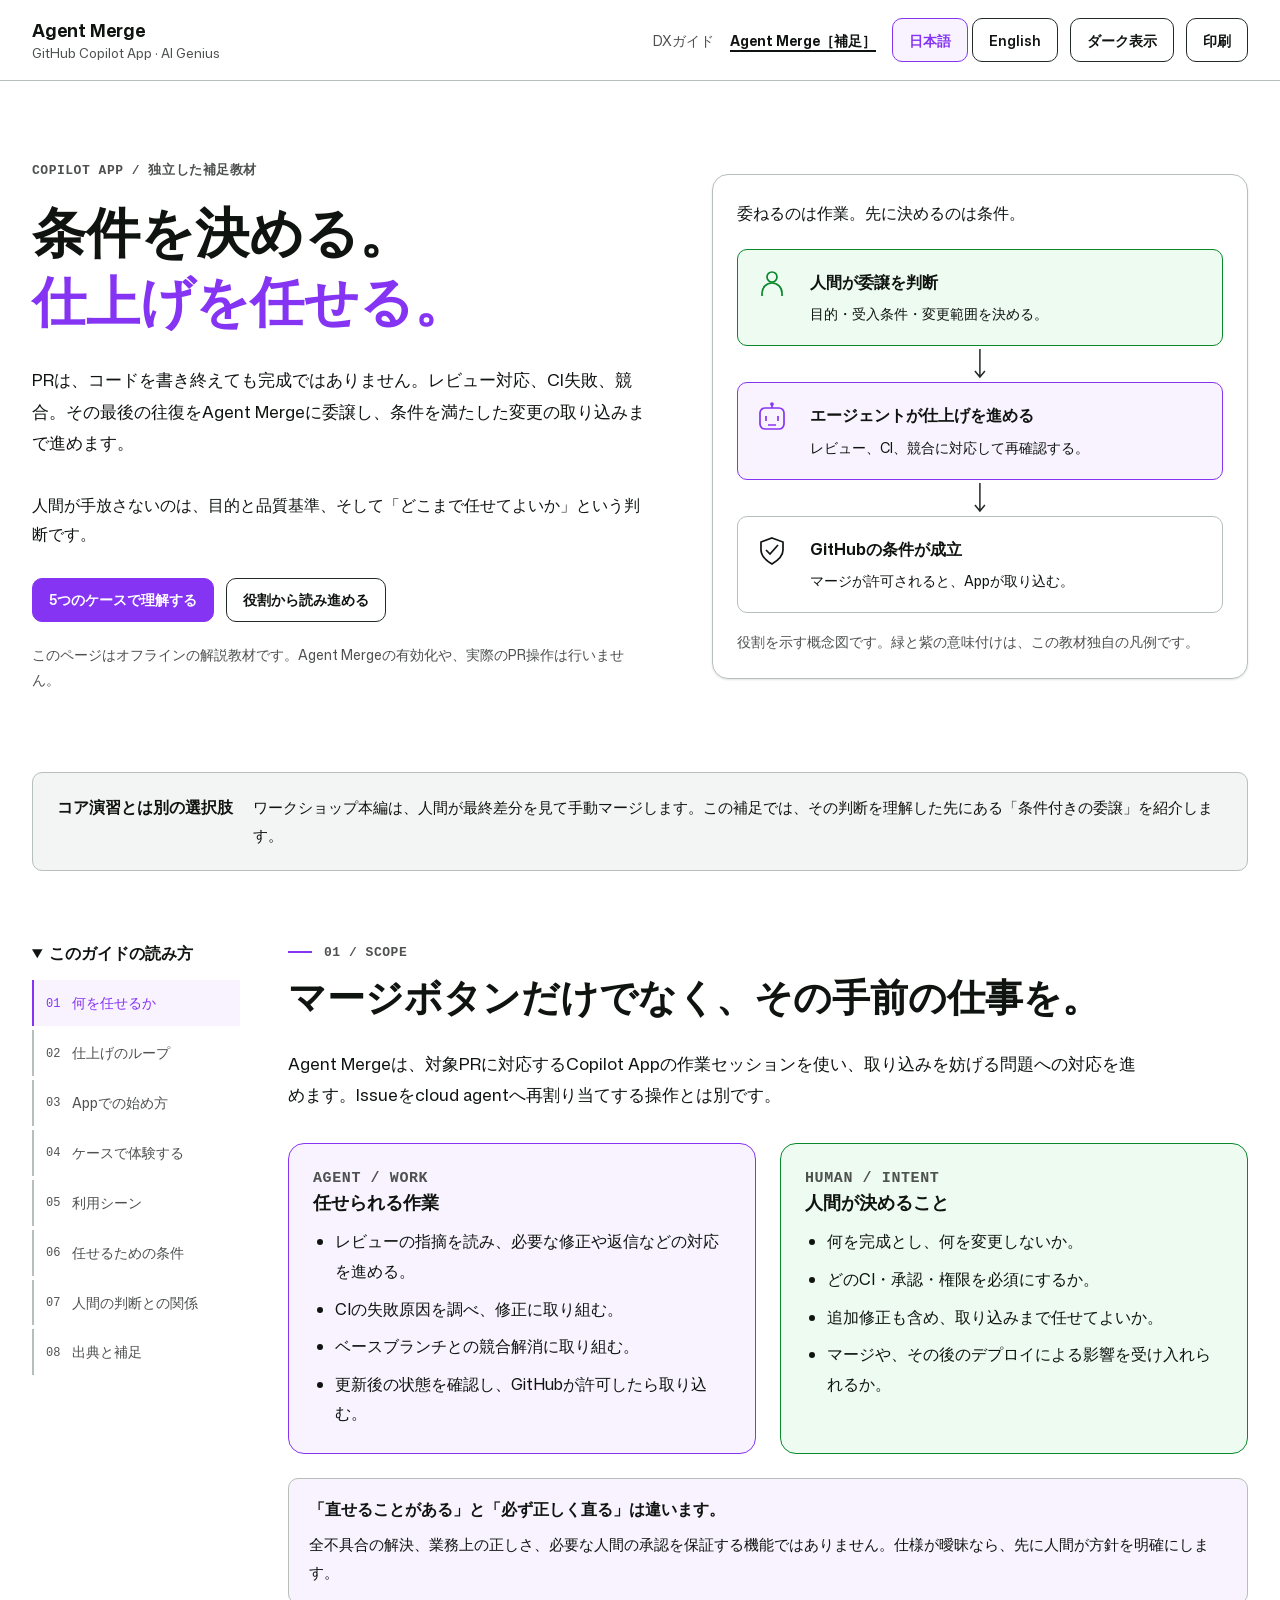
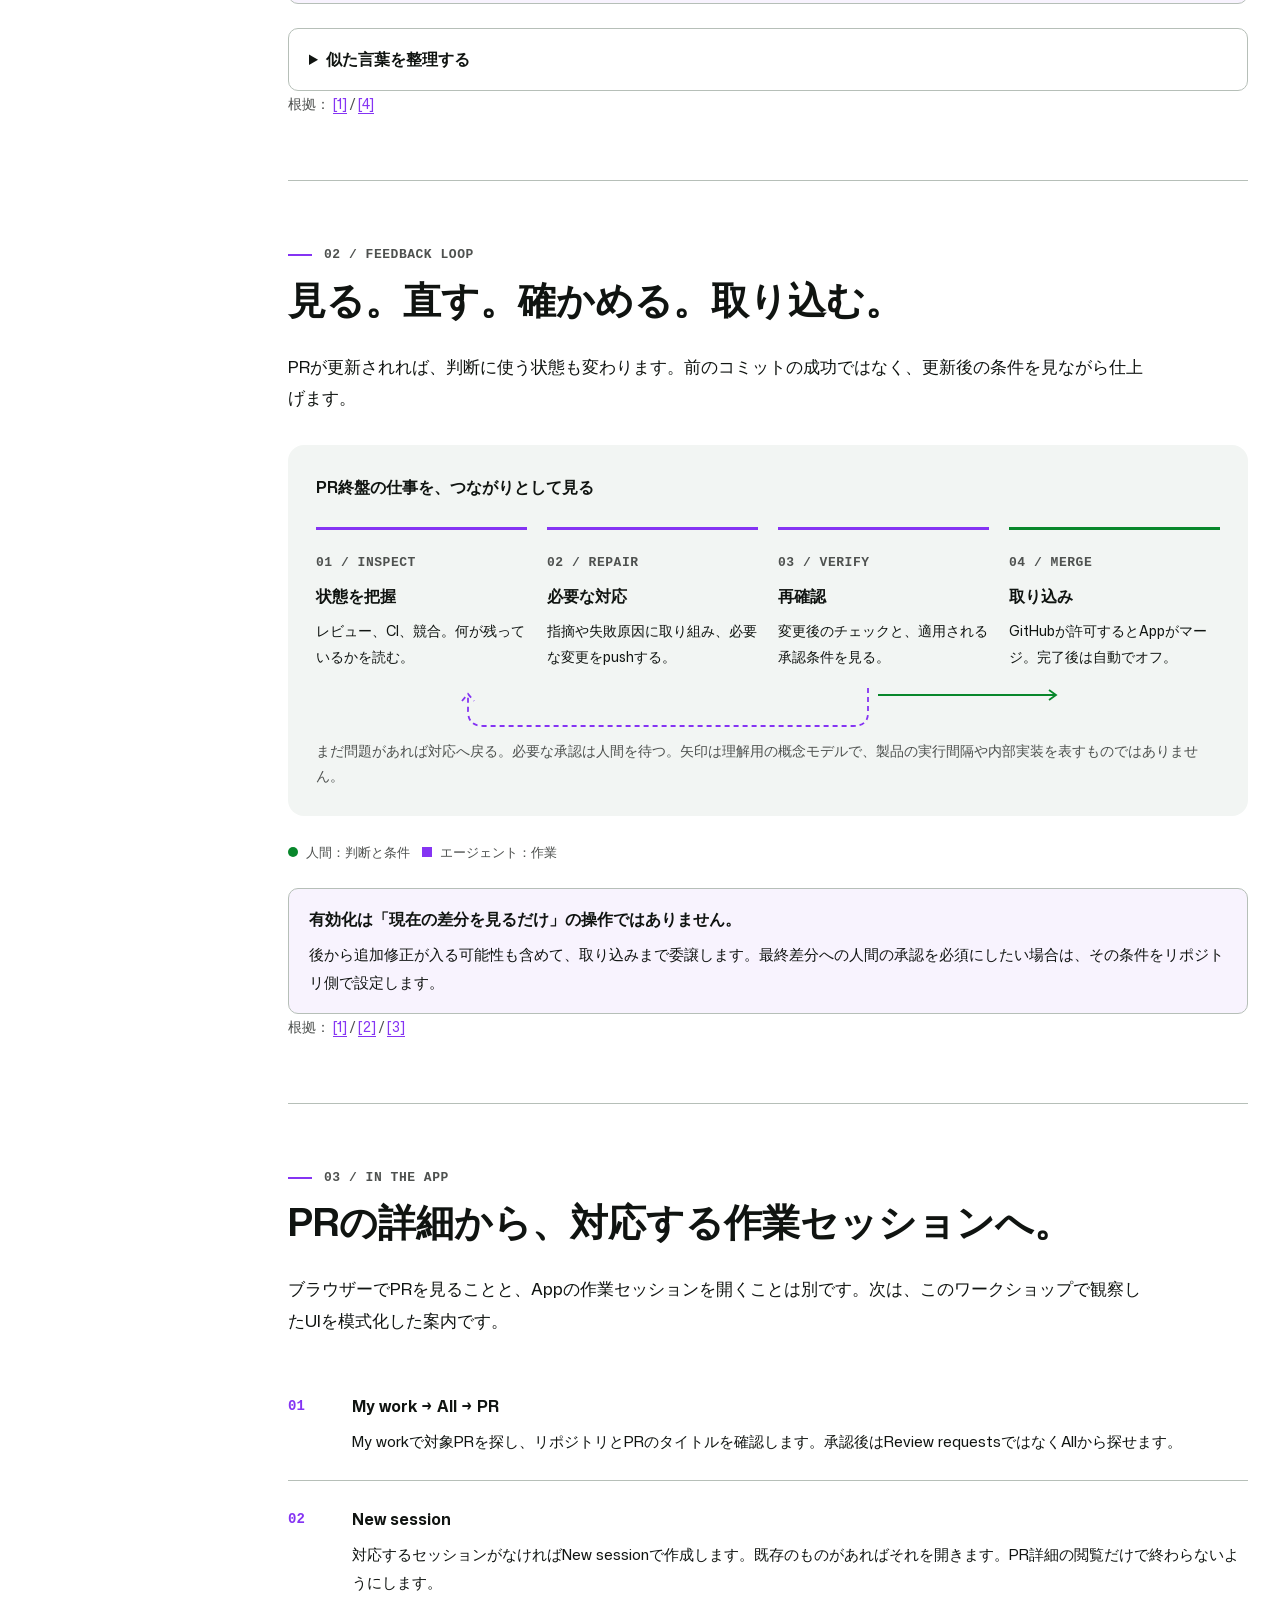
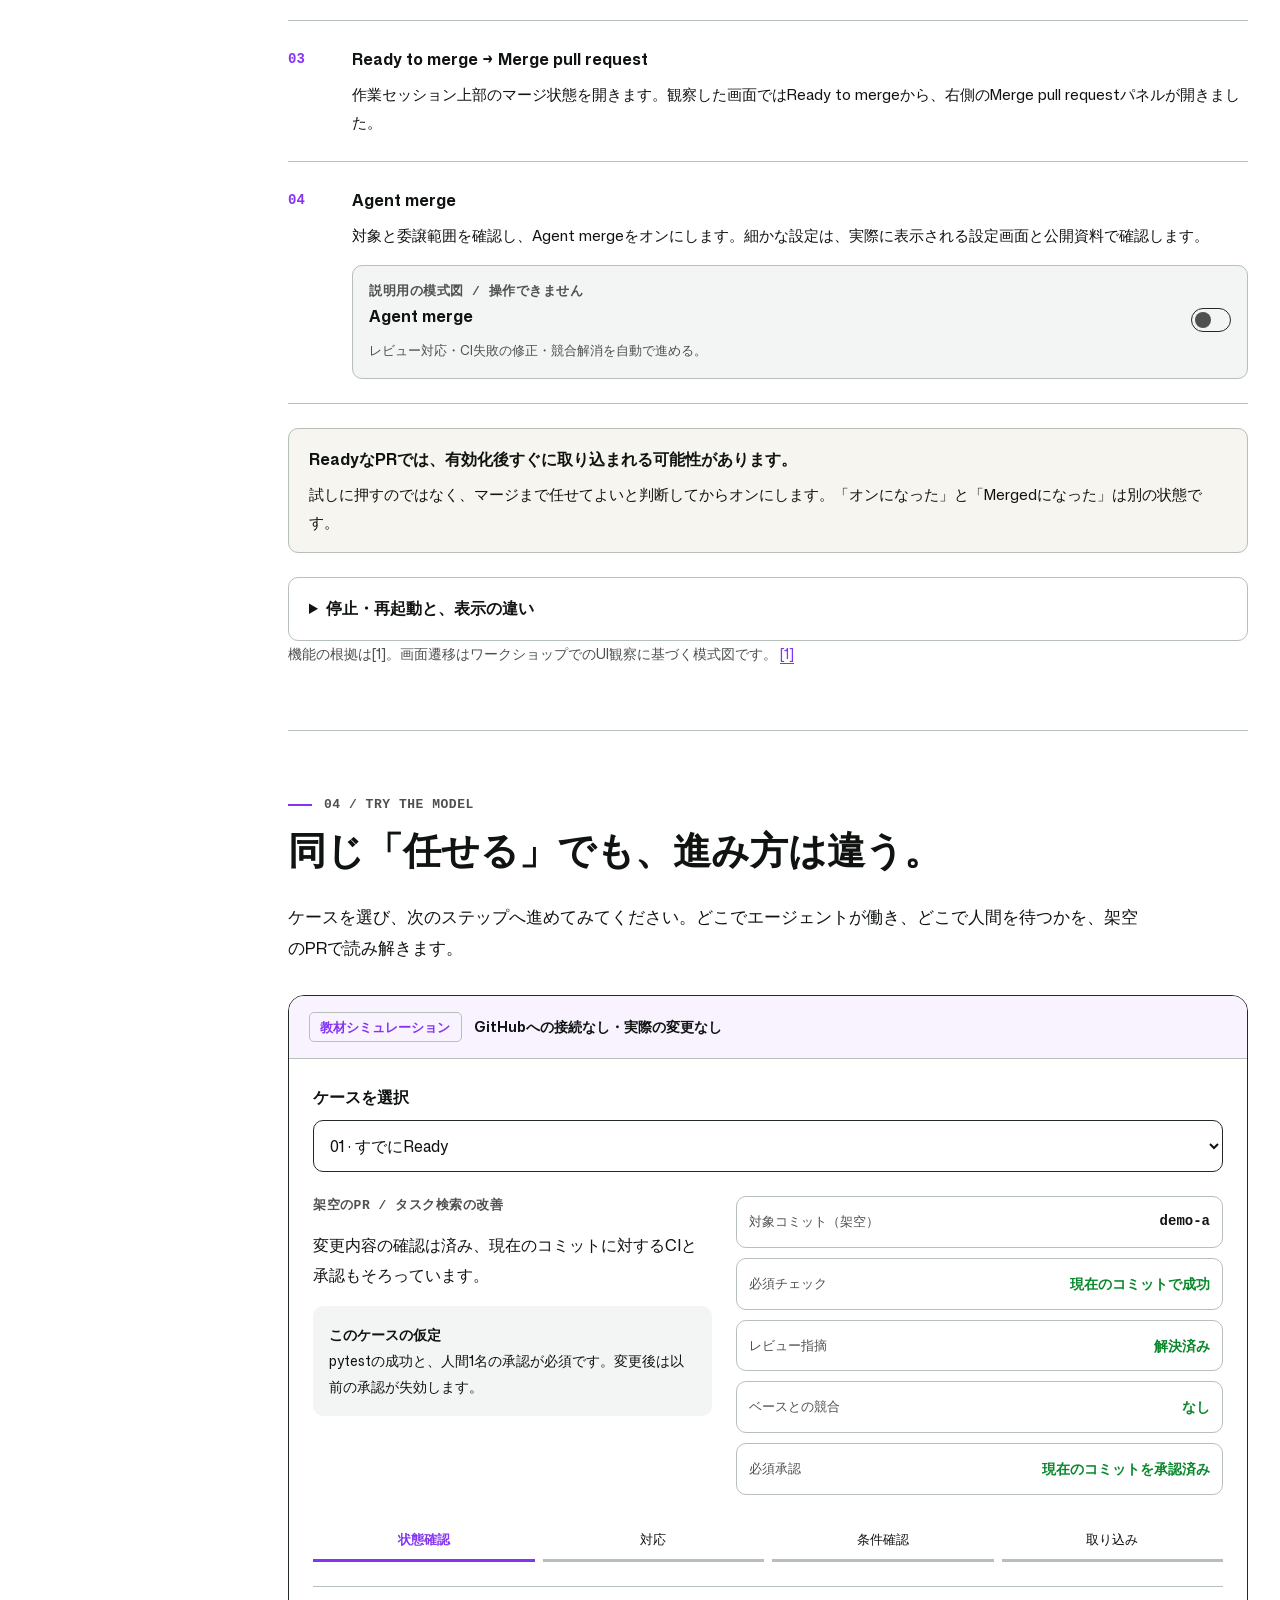
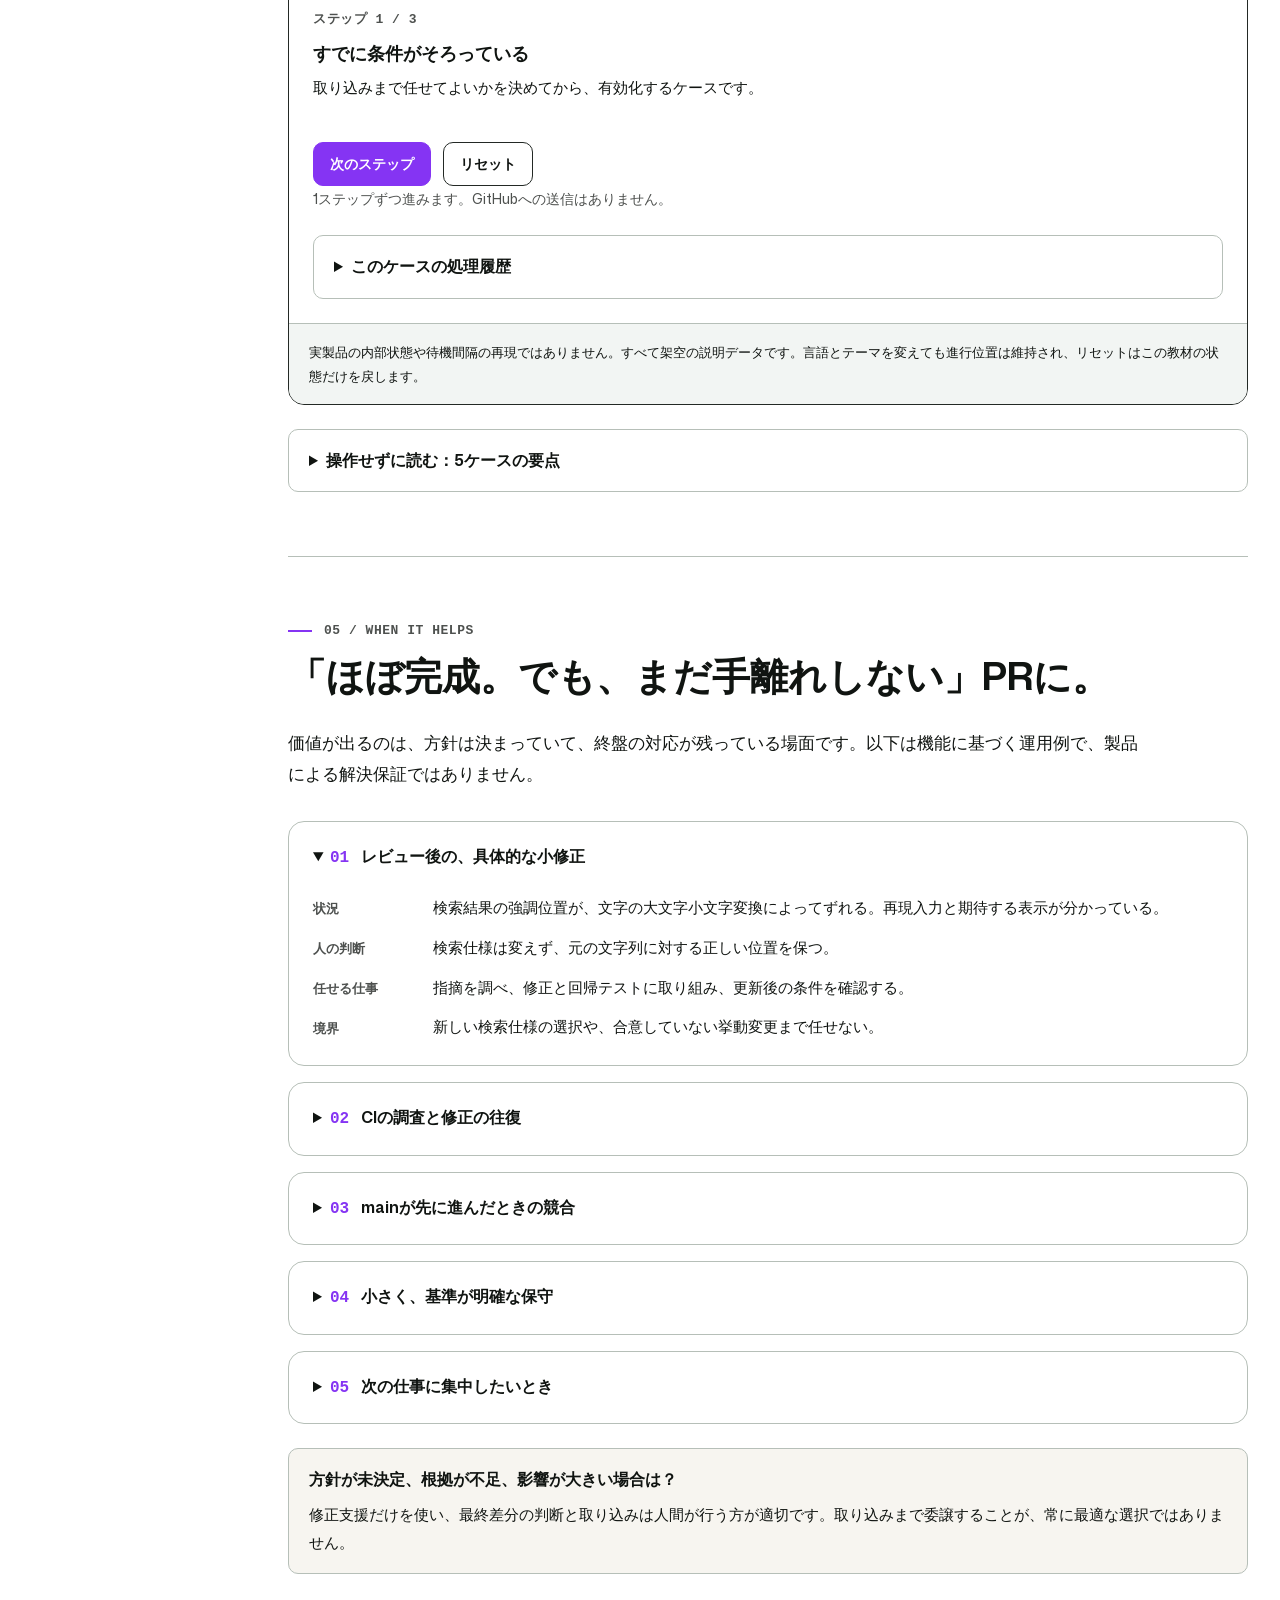
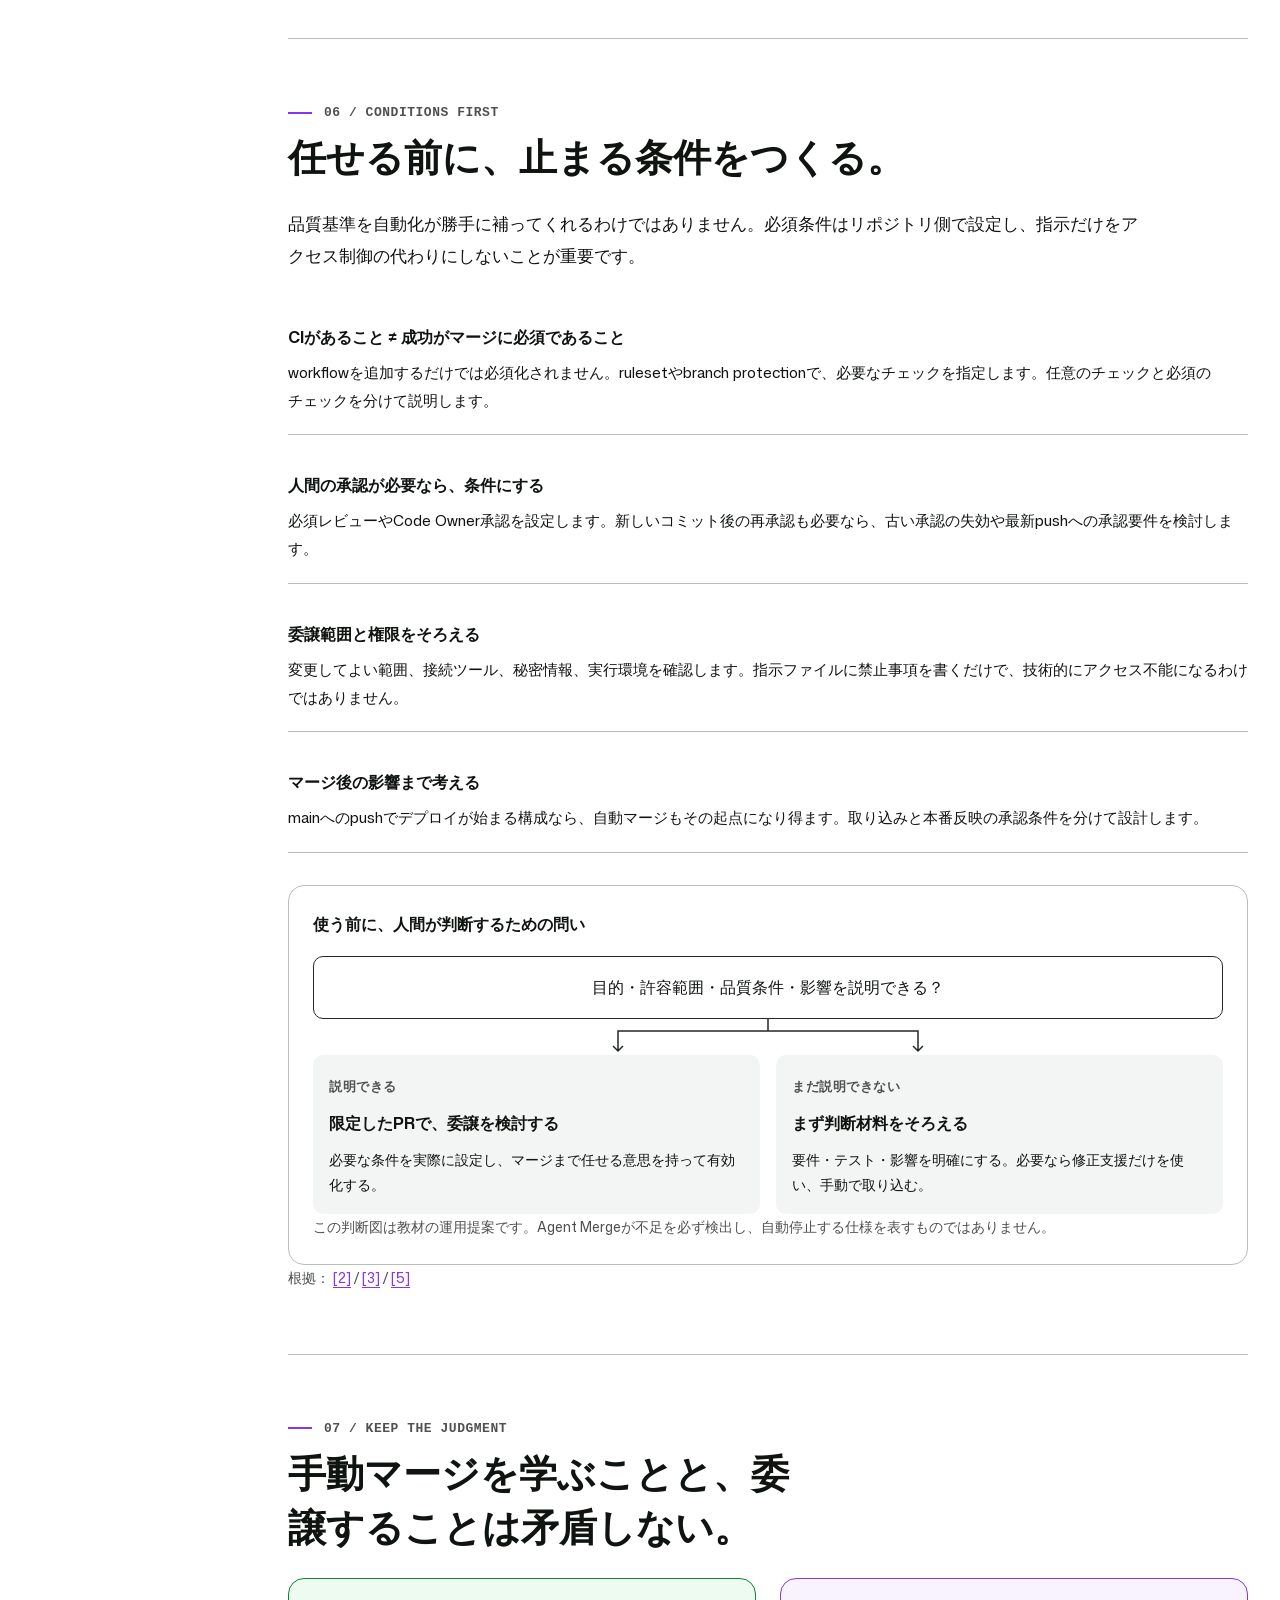
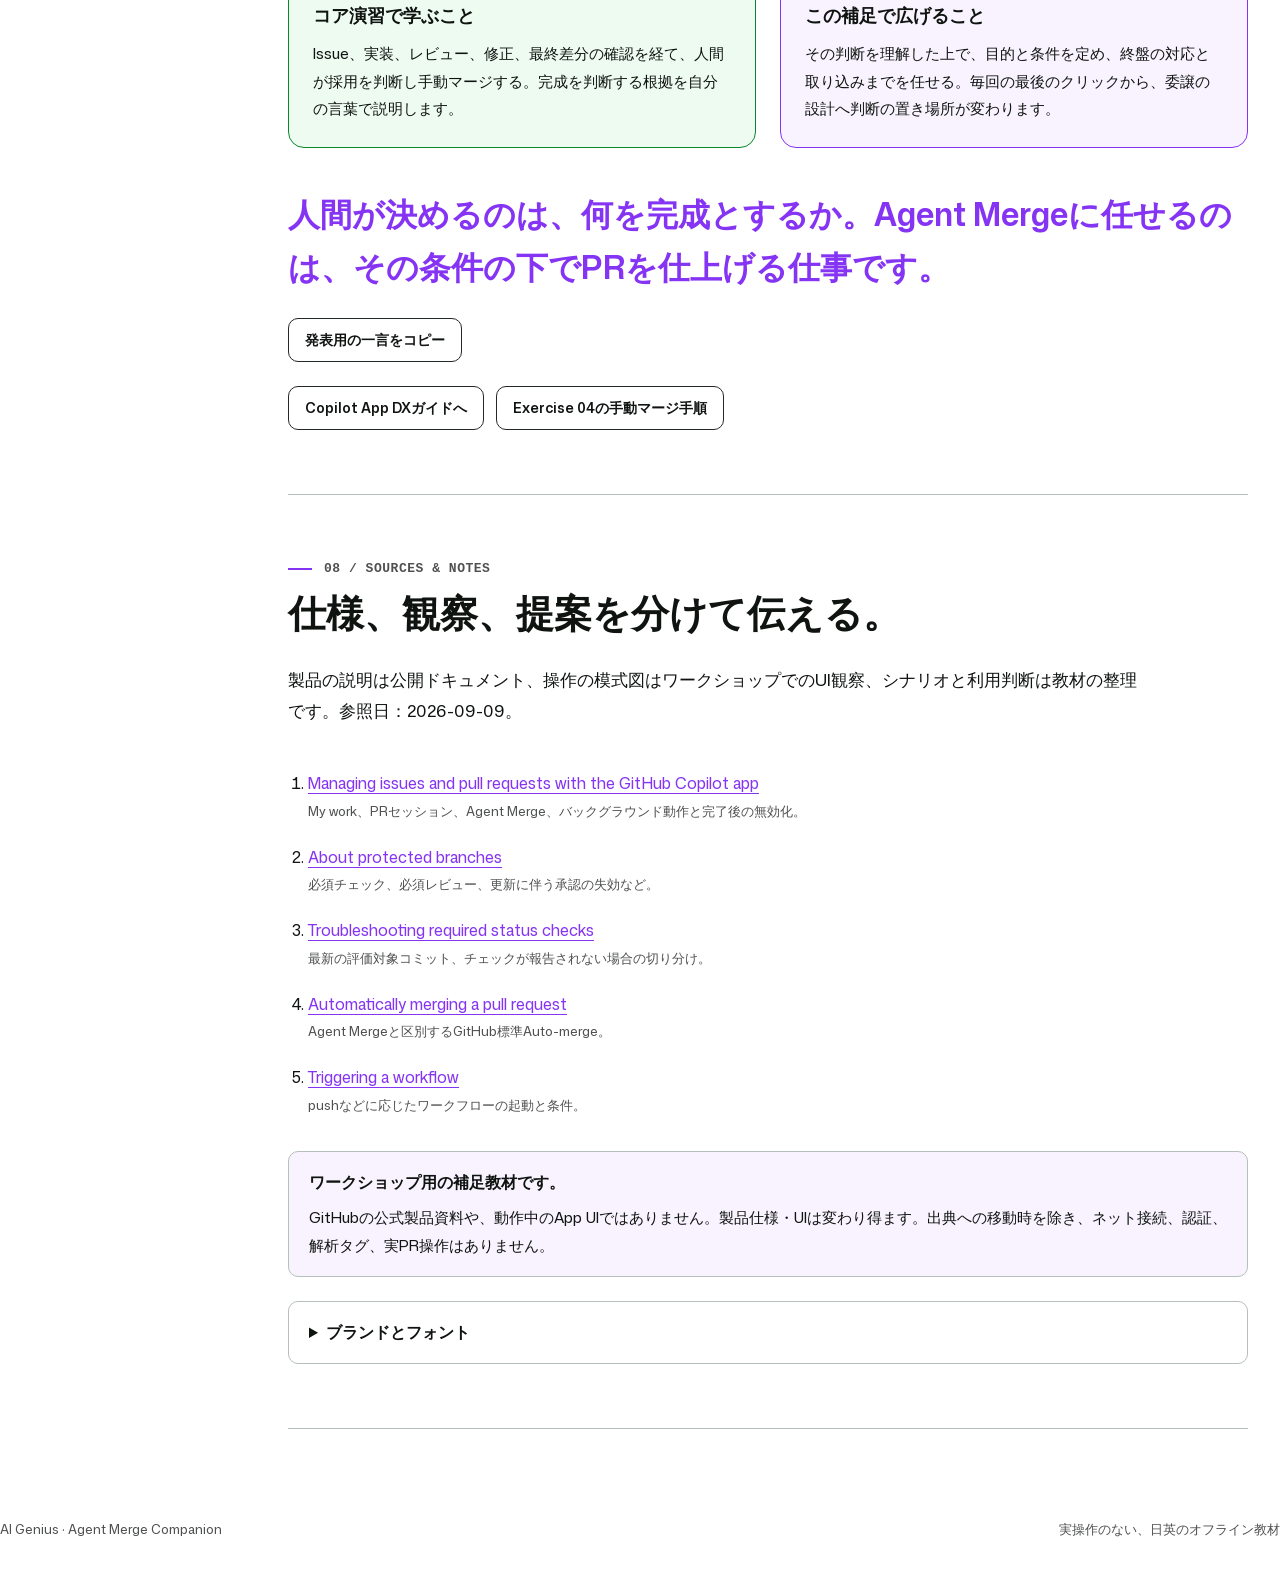
<file: presentation/copilot-app-agent-merge/index.html>
<!doctype html>
<!-- A companion lesson, not a live PR client. All simulation data stays in this page. -->
<html lang="ja" data-brand="github">
<head>
  <meta charset="utf-8">
  <meta name="viewport" content="width=device-width, initial-scale=1">
  <meta name="color-scheme" content="light dark">
  <meta name="referrer" content="no-referrer">
  <meta name="description" content="Agent Mergeの役割、使い方、ユースケースと人間の判断を、日英の図解とオフラインのPRシミュレーションで理解する補足教材。">
  <title>条件を決める。仕上げを任せる。 | Agent Merge Guide</title>
  <script>
    (() => {
      const param = new URLSearchParams(window.location.search).get("scoutTheme");
      const theme = param === "light" || param === "dark"
        ? param : (window.matchMedia("(prefers-color-scheme: dark)").matches ? "dark" : "light");
      document.documentElement.setAttribute("data-theme", theme);
    })();
  </script>
  <style id="embedded-font">
    @font-face {
      font-family: "Mona Sans";
      font-style: normal;
      font-weight: 200 900;
      font-display: swap;
      src: url("[data-uri]") format("woff2");
    }
  </style>
  <style>
    :root {
      color-scheme: light;
      --cp-bg: #f7f4ef;
      --cp-bg-elevated: #fcfbf8;
      --cp-surface: #ffffff;
      --cp-surface-soft: #f5f5f5;
      --cp-border: #dedede;
      --cp-border-strong: #919191;
      --cp-text: #242424;
      --cp-text-muted: #5c5c5c;
      --cp-text-soft: #6f6f6f;
      --cp-accent: #b11f4b;
      --cp-accent-hover: #9a1a41;
      --cp-accent-soft: rgba(177, 31, 75, 0.08);
      --cp-accent-fg: #ffffff;
      --cp-success: #16a34a;
      --cp-danger: #dc2626;
      --cp-warning: #f59e0b;
      --cp-link: #0078d4;
      --cp-shadow: 0 18px 48px rgba(0, 0, 0, 0.12);
      --cp-overlay: rgba(255, 255, 255, 0.8);
      --cp-panel: rgba(255, 255, 255, 0.86);
      --cp-panel-strong: rgba(255, 255, 255, 0.96);
      --cp-sheen: rgba(255, 255, 255, 0.55);
      --cp-highlight: rgba(177, 31, 75, 0.12);
    }
    html[data-theme="dark"] {
      color-scheme: dark;
      --cp-bg: #3d3b3a;
      --cp-bg-elevated: #343231;
      --cp-surface: #292929;
      --cp-surface-soft: #2e2e2e;
      --cp-border: #474747;
      --cp-border-strong: #5f5f5f;
      --cp-text: #dedede;
      --cp-text-muted: #919191;
      --cp-text-soft: #b0b0b0;
      --cp-accent: #fd8ea1;
      --cp-accent-hover: #fb7b91;
      --cp-accent-soft: rgba(253, 142, 161, 0.14);
      --cp-accent-fg: #1a1a1a;
      --cp-success: #4ade80;
      --cp-danger: #f87171;
      --cp-warning: #fbbf24;
      --cp-link: #4da6ff;
      --cp-shadow: 0 18px 48px rgba(0, 0, 0, 0.32);
      --cp-overlay: rgba(41, 41, 41, 0.88);
      --cp-panel: rgba(41, 41, 41, 0.72);
      --cp-panel-strong: rgba(41, 41, 41, 0.96);
      --cp-sheen: rgba(255, 255, 255, 0.04);
      --cp-highlight: rgba(253, 142, 161, 0.12);
    }
    /* Page-scoped GitHub Brand Toolkit mapping, shared with the companion DX guide. */
    html[data-brand="github"] {
      --cp-white: #ffffff;
      --cp-black: #101411;
      --cp-neutral: #f2f5f3;
      --cp-neutral-dark: #232925;
      --cp-neutral-mid: #b6bfb8;
      --cp-purple: #8534f3;
      --cp-purple-light: #c898fd;
      --cp-purple-dark: #43179e;
      --cp-green: #0fbf3e;
      --cp-green-dark: #08872b;
      --cp-bg: var(--cp-white);
      --cp-bg-elevated: var(--cp-neutral);
      --cp-surface: var(--cp-white);
      --cp-surface-soft: var(--cp-neutral);
      --cp-text: var(--cp-black);
      --cp-text-muted: color-mix(in srgb, var(--cp-black) 74%, var(--cp-white));
      --cp-text-soft: var(--cp-text-muted);
      --cp-border: var(--cp-neutral-mid);
      --cp-border-strong: var(--cp-neutral-dark);
      --cp-accent: var(--cp-purple);
      --cp-accent-hover: var(--cp-purple-dark);
      --cp-accent-soft: color-mix(in srgb, var(--cp-purple) 6%, var(--cp-bg));
      --cp-accent-fg: var(--cp-white);
      --cp-success: var(--cp-green-dark);
      --cp-success-soft: color-mix(in srgb, var(--cp-green) 7%, var(--cp-bg));
      --cp-danger: #cf222e;
      --cp-warning: #805300;
      --cp-warning-soft: color-mix(in srgb, var(--cp-warning) 6%, var(--cp-bg));
      --cp-link: var(--cp-accent);
      --cp-shadow: 0 1px 2px color-mix(in srgb, var(--cp-black) 12%, transparent);
      --cp-highlight: color-mix(in srgb, var(--cp-accent) 18%, var(--cp-bg));
      --cp-action: var(--cp-purple);
      --cp-action-hover: var(--cp-purple-dark);
      --cp-font: "Mona Sans", "Segoe UI", Aptos, Calibri, "Yu Gothic UI", Meiryo, -apple-system, BlinkMacSystemFont, "Hiragino Kaku Gothic ProN", sans-serif;
      --cp-mono: Consolas, "Courier New", Courier, monospace;
      --cp-header: 5.25rem;
    }
    html[data-brand="github"][data-theme="dark"] {
      --cp-bg: var(--cp-black);
      --cp-bg-elevated: var(--cp-neutral-dark);
      --cp-surface: var(--cp-black);
      --cp-surface-soft: var(--cp-neutral-dark);
      --cp-text: var(--cp-white);
      --cp-text-muted: var(--cp-neutral-mid);
      --cp-border: color-mix(in srgb, var(--cp-neutral-mid) 45%, var(--cp-bg));
      --cp-border-strong: var(--cp-neutral-mid);
      --cp-accent: var(--cp-purple-light);
      --cp-accent-hover: var(--cp-white);
      --cp-accent-soft: color-mix(in srgb, var(--cp-purple) 14%, var(--cp-bg));
      --cp-success: var(--cp-green);
      --cp-success-soft: color-mix(in srgb, var(--cp-green) 9%, var(--cp-bg));
      --cp-danger: #f87171;
      --cp-warning: #fbbf24;
      --cp-warning-soft: color-mix(in srgb, var(--cp-warning) 9%, var(--cp-bg));
    }
    * { box-sizing: border-box; }
    [hidden] { display: none !important; }
    html { scroll-behavior: smooth; scroll-padding-top: calc(var(--cp-header) + 1.5rem); }
    body { margin: 0; color: var(--cp-text); background: var(--cp-bg); font: 1rem/1.85 var(--cp-font); font-optical-sizing: auto; line-break: strict; }
    h1, h2, h3, p, figure, blockquote, dl { margin: 0; }
    h1, h2, h3 { line-height: 1.4; text-wrap: balance; }
    h2 { font-size: clamp(1.75rem, 3vw, 2.625rem); margin: 0.5rem 0 1.5rem; }
    h3 { font-size: 1.125rem; }
    p + p { margin-top: 1rem; }
    ul, ol { padding-left: 1.4rem; }
    a { color: var(--cp-link); text-underline-offset: 0.25em; overflow-wrap: anywhere; }
    a:hover { text-decoration-thickness: 2px; }
    button, select { font: inherit; }
    button { cursor: pointer; }
    button:disabled, select:disabled { cursor: not-allowed; }
    :focus-visible { outline: 3px solid var(--cp-accent); outline-offset: 4px; }
    ::selection { background: var(--cp-highlight); color: var(--cp-text); }
    code, pre, .mono { font-family: var(--cp-mono); }
    code { font-size: 0.9em; background: var(--cp-surface-soft); border-radius: 4px; padding: 0.1rem 0.3rem; overflow-wrap: anywhere; }
    .wrap { width: min(1320px, 100%); padding: 0 2rem; margin: auto; }
    .muted, .note { color: var(--cp-text-muted); }
    .note { font-size: 0.875rem; line-height: 1.8; }
    .eyebrow { color: var(--cp-text-muted); font: 600 0.8125rem/1.5 var(--cp-mono); letter-spacing: 0.04em; }
    .accent { color: var(--cp-accent); }
    .skip { position: fixed; top: -6rem; left: 1rem; z-index: 100; padding: 1rem; background: var(--cp-surface); color: var(--cp-text); border: 1px solid var(--cp-border); }
    .skip:focus { top: 1rem; }
    .topbar { position: sticky; top: 0; z-index: 20; background: var(--cp-bg); border-bottom: 1px solid var(--cp-border); }
    .topbar .wrap { min-height: 5rem; padding-block: 0.75rem; display: grid; grid-template-columns: minmax(0, 1fr) auto auto; align-items: center; gap: 1rem; }
    .brand { color: var(--cp-text); text-decoration: none; line-height: 1.4; min-width: 0; }
    .brand strong { display: block; font-size: 1.125rem; }
    .brand span { display: block; font-size: 0.8125rem; color: var(--cp-text-muted); }
    .guide-navigation { display: flex; flex-wrap: wrap; align-items: center; gap: 0.25rem 1rem; min-width: 0; }
    .guide-navigation a { display: inline-flex; align-items: center; min-height: 44px; padding: 0.375rem 0; color: var(--cp-text-muted); font-size: 0.875rem; line-height: 1.5; text-decoration: none; }
    .guide-navigation a:hover { color: var(--cp-text); text-decoration: underline; }
    .guide-navigation a[aria-current="page"] { color: var(--cp-text); font-weight: 700; text-decoration: underline; text-decoration-thickness: 2px; }
    .display-controls { min-width: 0; justify-content: flex-end; }
    .tools, .actions, .legend { display: flex; align-items: center; flex-wrap: wrap; gap: 0.75rem; }
    .button { display: inline-flex; align-items: center; justify-content: center; min-height: 44px; padding: 0.6rem 1rem; border: 1px solid var(--cp-border-strong); border-radius: 0.625rem; color: var(--cp-text); background: var(--cp-surface); text-decoration: none; font-size: 0.875rem; font-weight: 600; line-height: 1.5; }
    .button:hover { background: var(--cp-surface-soft); }
    .button:disabled { color: var(--cp-text-muted); border-color: var(--cp-border); background: var(--cp-surface-soft); }
    .button.primary { background: var(--cp-action); color: var(--cp-white); border-color: var(--cp-action); }
    .button.primary:hover:not(:disabled) { background: var(--cp-action-hover); }
    .button.primary:disabled { background: var(--cp-surface-soft); border-color: var(--cp-border); color: var(--cp-text-muted); }
    .languages { display: flex; gap: 0.25rem; }
    .languages [aria-pressed="true"] { border-color: var(--cp-accent); color: var(--cp-accent); background: var(--cp-accent-soft); }
    .hero { display: grid; grid-template-columns: 1.15fr 1fr; gap: 4rem; align-items: center; padding: 5rem 0; }
    .hero > *, .layout > *, .two-col > *, .sim-grid > * { min-width: 0; }
    h1 { font-size: clamp(2.5rem, 4.2vw, 4.25rem); line-height: 1.3; margin: 1rem 0 1.75rem; }
    .hero .intro { max-width: 39rem; }
    .intro { font-size: 1.0625rem; max-width: 54rem; margin-bottom: 2rem; }
    .hero .actions { margin: 1.75rem 0 1.25rem; }
    .handoff { border: 1px solid var(--cp-border); border-radius: 16px; padding: 1.5rem; box-shadow: var(--cp-shadow); }
    .handoff figcaption { margin-bottom: 1.25rem; }
    .handoff-node { display: grid; grid-template-columns: 2.5rem 1fr; gap: 0.875rem; padding: 1.125rem; border-radius: 0.625rem; border: 1px solid var(--cp-border); }
    .handoff-node strong { display: block; }
    .handoff-node p { font-size: 0.875rem; margin-top: 0.25rem; }
    .human { background: var(--cp-success-soft); border-color: var(--cp-success); }
    .agent { background: var(--cp-accent-soft); border-color: var(--cp-accent); }
    .role-icon { width: 2rem; height: 2rem; }
    .connector { display: block; width: 100%; height: 36px; color: var(--cp-text-muted); }
    .handoff figcaption + .note { margin-bottom: 1rem; }
    .handoff > .note { margin-top: 1rem; }
    .workshop-strip { padding: 1.25rem 1.5rem; background: var(--cp-surface-soft); border: 1px solid var(--cp-border); border-radius: 0.625rem; display: flex; gap: 1.25rem; align-items: baseline; }
    .workshop-strip strong { white-space: nowrap; }
    .workshop-strip p { font-size: 0.9375rem; }
    .layout { display: grid; grid-template-columns: 13rem minmax(0, 1fr); gap: 3rem; padding: 3.5rem 0; align-items: start; }
    .sidebar { position: sticky; top: calc(var(--cp-header) + 1.5rem); max-height: calc(100dvh - var(--cp-header) - 3rem); overflow: auto; }
    .sidebar summary { font-weight: 700; cursor: pointer; padding: 0.75rem 0; }
    .sidebar nav { display: grid; gap: 0.25rem; }
    .sidebar a { display: flex; gap: 0.75rem; padding: 0.625rem 0.75rem; border-left: 2px solid var(--cp-border); font-size: 0.875rem; text-decoration: none; color: var(--cp-text-muted); }
    .sidebar a[aria-current="location"] { color: var(--cp-accent); border-color: var(--cp-accent); background: var(--cp-accent-soft); }
    .sidebar .mono { font-size: 0.75rem; padding-top: 0.15rem; }
    .chapter { padding: 1rem 0 4rem; margin-bottom: 3rem; border-bottom: 1px solid var(--cp-border); }
    .chapter:last-child { margin-bottom: 0; }
    .section-label { display: flex; align-items: center; gap: 0.75rem; }
    .section-label::before { content: ""; width: 1.5rem; height: 2px; background: var(--cp-accent); }
    .two-col { display: grid; grid-template-columns: 1fr 1fr; gap: 1.5rem; }
    .panel { padding: 1.5rem; border: 1px solid var(--cp-border); border-radius: 16px; }
    .panel h3 { margin-bottom: 0.75rem; }
    .panel p { font-size: 0.9375rem; }
    .panel ul { margin: 0.75rem 0 0; }
    .panel li + li { margin-top: 0.5rem; }
    .responsibility { border-color: var(--cp-success); background: var(--cp-success-soft); }
    .capabilities { border-color: var(--cp-accent); background: var(--cp-accent-soft); }
    .callout { border: 1px solid var(--cp-border); border-radius: 0.625rem; padding: 1rem 1.25rem; background: var(--cp-accent-soft); margin-top: 1.5rem; }
    .callout.warning { background: var(--cp-warning-soft); }
    .callout strong { display: block; margin-bottom: 0.4rem; }
    .callout p { font-size: 0.9375rem; }
    details.expand { margin-top: 1.5rem; border: 1px solid var(--cp-border); border-radius: 0.625rem; }
    details.expand > summary { padding: 1rem 1.25rem; font-weight: 650; cursor: pointer; }
    .details-body { padding: 0 1.25rem 1.25rem; }
    .details-body .button { margin-top: 1rem; }
    .table-scroll { overflow-x: auto; }
    table { width: 100%; border-collapse: collapse; font-size: 0.875rem; line-height: 1.7; }
    th, td { text-align: left; vertical-align: top; border-bottom: 1px solid var(--cp-border); padding: 0.875rem; }
    thead th { background: var(--cp-surface-soft); }
    .flow-figure { padding: 1.75rem; background: var(--cp-surface-soft); border-radius: 16px; }
    .flow-figure figcaption { margin-bottom: 1.5rem; font-weight: 650; }
    .flow-steps { list-style: none; display: grid; grid-template-columns: repeat(4, minmax(0, 1fr)); gap: 1.25rem; margin: 0; padding: 0; }
    .flow-steps li { position: relative; border-top: 3px solid var(--cp-accent); padding-top: 1rem; }
    .flow-steps strong { display: block; margin: 0.4rem 0; }
    .flow-steps p { font-size: 0.875rem; }
    .flow-steps li:last-child { border-color: var(--cp-success); }
    .flow-return { height: 52px; width: 100%; display: block; margin-top: 1rem; }
    .legend { margin-top: 1.5rem; font-size: 0.8125rem; color: var(--cp-text-muted); }
    .legend span { display: inline-flex; align-items: center; gap: 0.5rem; }
    .legend i { width: 10px; height: 10px; background: var(--cp-accent); }
    .legend .person { border-radius: 50%; background: var(--cp-success); }
    .route { margin: 0; padding: 0; list-style: none; counter-reset: route; }
    .route > li { display: grid; grid-template-columns: 3rem 1fr; gap: 1rem; padding: 1.5rem 0; border-bottom: 1px solid var(--cp-border); counter-increment: route; }
    .route > li::before { content: "0" counter(route); font: 600 0.875rem/2 var(--cp-mono); color: var(--cp-accent); }
    .route strong { display: block; margin-bottom: 0.4rem; }
    .route p { font-size: 0.9375rem; }
    .ui-model { border: 1px solid var(--cp-border); border-radius: 0.625rem; padding: 1rem; margin-top: 1rem; background: var(--cp-surface-soft); }
    .ui-model-row { display: flex; align-items: center; justify-content: space-between; gap: 1rem; }
    .ui-model p { font-size: 0.8125rem; color: var(--cp-text-muted); }
    .toggle-drawing { width: 40px; height: 24px; border: 1px solid var(--cp-border-strong); border-radius: 20px; padding: 3px; flex: none; }
    .toggle-drawing::before { content: ""; display: block; width: 16px; height: 16px; border-radius: 50%; background: var(--cp-text-muted); }
    .demo { border: 1px solid var(--cp-border-strong); border-radius: 16px; overflow: hidden; }
    .demo-banner { display: flex; flex-wrap: wrap; align-items: center; gap: 0.75rem; padding: 1rem 1.25rem; background: var(--cp-accent-soft); border-bottom: 1px solid var(--cp-border); font-size: 0.875rem; }
    .demo-banner .badge { color: var(--cp-accent); }
    .badge { display: inline-flex; align-items: center; border: 1px solid var(--cp-border); padding: 0.2rem 0.65rem; border-radius: 5px; font-size: 0.8125rem; font-weight: 600; line-height: 1.6; }
    .demo-body { padding: 1.5rem; }
    .case-picker label { display: block; font-weight: 650; margin-bottom: 0.5rem; }
    select { width: 100%; padding: 0.8rem 0.75rem; border: 1px solid var(--cp-border-strong); border-radius: 0.625rem; color: var(--cp-text); background: var(--cp-surface); }
    .sim-grid { display: grid; grid-template-columns: 0.9fr 1.1fr; gap: 1.5rem; margin-top: 1.5rem; }
    .sim-rules { margin-top: 1rem; padding: 1rem; border-radius: 0.625rem; font-size: 0.875rem; background: var(--cp-surface-soft); }
    .sim-rules strong { display: block; }
    .status-list { margin: 0; display: grid; gap: 0.625rem; }
    .status-list > div { display: flex; flex-wrap: wrap; justify-content: space-between; gap: 0.25rem 0.75rem; padding: 0.75rem; border: 1px solid var(--cp-border); border-radius: 0.625rem; }
    .status-list dt { font-size: 0.8125rem; color: var(--cp-text-muted); }
    .status-list dd { margin: 0; font-size: 0.875rem; font-weight: 650; }
    [data-tone="good"] { color: var(--cp-success); }
    [data-tone="wait"] { color: var(--cp-warning); }
    [data-tone="bad"] { color: var(--cp-danger); }
    .sim-stage { margin: 1.5rem 0; display: grid; grid-template-columns: repeat(4, minmax(0, 1fr)); padding: 0; list-style: none; gap: 0.5rem; }
    .sim-stage li { padding: 0.5rem 0.25rem; border-bottom: 3px solid var(--cp-border); text-align: center; font-size: 0.8125rem; }
    .sim-stage [aria-current="step"] { color: var(--cp-accent); border-color: var(--cp-accent); font-weight: 700; }
    .sim-stage .complete { border-color: var(--cp-success); }
    .sim-explanation { border-top: 1px solid var(--cp-border); padding: 1rem 0; min-height: 6.5rem; }
    .sim-explanation h3 { margin: 0.5rem 0; }
    .sim-explanation p { font-size: 0.9375rem; }
    .sim-buttons { margin-top: 1.5rem; }
    .sim-history { padding: 0 0 0 1.5rem; margin-bottom: 0; font-size: 0.875rem; }
    .sim-history li + li { margin-top: 0.5rem; }
    .sim-foot { padding: 1rem 1.25rem; background: var(--cp-surface-soft); font-size: 0.8125rem; border-top: 1px solid var(--cp-border); }
    .examples { display: grid; gap: 1rem; }
    .example { border: 1px solid var(--cp-border); border-radius: 16px; }
    .example > summary { cursor: pointer; padding: 1.25rem 1.5rem; font-weight: 650; }
    .example > summary .mono { color: var(--cp-accent); margin-right: 0.75rem; }
    .example dl { display: grid; grid-template-columns: 6.5rem 1fr; gap: 0.75rem 1rem; padding: 0 1.5rem 1.5rem; font-size: 0.9375rem; }
    .example dt { color: var(--cp-text-muted); font-size: 0.8125rem; font-weight: 650; padding-top: 0.15rem; }
    .example dd { margin: 0; }
    .guardrails { list-style: none; padding: 0; margin: 0; display: grid; gap: 1rem; }
    .guardrails li { padding: 1.25rem 0; border-bottom: 1px solid var(--cp-border); }
    .guardrails strong { display: block; }
    .guardrails p { font-size: 0.9375rem; margin-top: 0.4rem; }
    .decision-map { margin-top: 2rem; border: 1px solid var(--cp-border); border-radius: 16px; padding: 1.5rem; }
    .decision-map figcaption { font-weight: 650; margin-bottom: 1rem; }
    .decision-question { border: 1px solid var(--cp-border-strong); border-radius: 0.625rem; padding: 1rem; text-align: center; }
    .decision-branches { display: grid; grid-template-columns: 1fr 1fr; gap: 1rem; }
    .decision-branches div { padding: 1rem; background: var(--cp-surface-soft); border-radius: 0.625rem; }
    .decision-branches strong { display: block; margin-top: 0.5rem; }
    .decision-branches p { font-size: 0.875rem; margin-top: 0.5rem; }
    .quote { font-size: clamp(1.375rem, 2.5vw, 2rem); font-weight: 650; line-height: 1.65; margin: 2.5rem 0 1.5rem; color: var(--cp-accent); }
    .sources { padding-left: 1.25rem; }
    .sources li { padding: 0.625rem 0; }
    .sources p { font-size: 0.8125rem; color: var(--cp-text-muted); }
    .license-text { padding: 1rem; font: 0.75rem/1.7 var(--cp-mono); white-space: pre-wrap; overflow-wrap: anywhere; background: var(--cp-surface-soft); }
    .footer { padding: 2rem 0 3rem; font-size: 0.8125rem; color: var(--cp-text-muted); display: flex; flex-wrap: wrap; justify-content: space-between; gap: 1rem; }
    .error { margin-top: 1rem; padding: 1rem; border: 1px solid var(--cp-danger); color: var(--cp-danger); }
    .status-toast { position: fixed; bottom: 1rem; left: 1rem; right: 1rem; margin: 0 auto; width: fit-content; max-width: calc(100% - 2rem); z-index: 30; }
    .status-toast:not(:empty) { padding: 0.75rem 1.25rem; background: var(--cp-surface); border: 1px solid var(--cp-border-strong); border-radius: 0.625rem; box-shadow: var(--cp-shadow); font-size: 0.875rem; }
    @media (max-width: 1099px) {
      html[data-brand="github"] { --cp-header: 7.75rem; }
      .topbar .wrap { grid-template-columns: minmax(0, 1fr) auto; }
      .guide-navigation { grid-column: 1 / -1; grid-row: 2; }
      .display-controls { grid-column: 2; grid-row: 1; }
      .layout { grid-template-columns: 1fr; gap: 2rem; }
      .sidebar { position: static; max-height: none; }
      .sidebar nav { grid-template-columns: repeat(2, minmax(0, 1fr)); }
      .hero { gap: 2rem; }
      .tools { gap: 0.5rem; }
    }
    @media (max-width: 759px) {
      .wrap { padding-inline: 1.25rem; }
      .topbar .wrap { grid-template-columns: minmax(0, 1fr); gap: 0.5rem; }
      .display-controls { grid-column: 1; grid-row: 3; justify-content: flex-start; }
      .tools { width: 100%; }
      .tools .button { padding-inline: 0.65rem; font-size: 0.8125rem; }
      .hero { grid-template-columns: 1fr; padding: 3rem 0; }
      h1 { font-size: clamp(2.125rem, 7vw, 3.25rem); }
      .workshop-strip { display: block; }
      .workshop-strip p { margin-top: 0.5rem; }
      .layout { padding-top: 1.5rem; }
      .two-col, .sim-grid, .decision-branches { grid-template-columns: 1fr; }
      .chapter { padding-bottom: 2.5rem; margin-bottom: 2rem; }
      .flow-steps { grid-template-columns: 1fr; gap: 1rem; }
      .flow-steps li { border-top: 0; border-left: 3px solid var(--cp-accent); padding: 0.25rem 0 0.25rem 1rem; }
      .flow-return { display: none; }
      .flow-figure, .panel, .demo-body, .handoff { padding: 1.25rem; }
      .example dl { grid-template-columns: 1fr; gap: 0.25rem; }
      .example dd { margin-bottom: 0.75rem; }
      .route > li { grid-template-columns: 2rem 1fr; gap: 0.5rem; }
      .sim-explanation { min-height: 0; }
      .sim-buttons { align-items: stretch; }
      .sim-buttons .button { flex: 1 1 auto; }
      .decision-connectors { display: none; }
    }
    @media (max-width: 399px) {
      .wrap { padding-inline: 1rem; }
      .sidebar nav { grid-template-columns: 1fr; }
      .brand strong { font-size: 1rem; }
      .sim-stage { grid-template-columns: repeat(2, minmax(0, 1fr)); }
      .demo-body, .handoff, .panel { padding: 1rem; }
      .status-list > div { display: block; }
    }
    @media (prefers-reduced-motion: reduce) {
      html { scroll-behavior: auto; }
      *, *::before, *::after { animation: none !important; transition: none !important; }
    }
    @media print {
      html[data-brand="github"][data-theme] { --cp-bg: var(--cp-white); --cp-text: var(--cp-black); --cp-text-muted: var(--cp-neutral-dark); --cp-surface: var(--cp-white); --cp-surface-soft: var(--cp-neutral); --cp-border: var(--cp-neutral-mid); --cp-border-strong: var(--cp-neutral-dark); --cp-accent: var(--cp-purple-dark); --cp-accent-soft: var(--cp-neutral); --cp-success: var(--cp-green-dark); --cp-success-soft: var(--cp-neutral); --cp-warning: var(--cp-black); --cp-warning-soft: var(--cp-neutral); --cp-danger: var(--cp-black); --cp-link: var(--cp-purple-dark); }
      .topbar, .sidebar, .button, .case-picker, .sim-buttons, .skip, .status-toast, .error { display: none !important; }
      .wrap { width: 100%; padding: 0; }
      .hero { padding: 0 0 1.5rem; gap: 1.5rem; }
      .layout { display: block; padding-top: 2rem; }
      .chapter { padding-bottom: 1.5rem; margin-bottom: 1.5rem; }
      h1 { font-size: 2rem; }
      h2 { font-size: 1.5rem; }
      body { font-size: 10pt; }
      figure, .example, .guardrails li, .callout { break-inside: avoid; }
      .handoff { box-shadow: none; }
      details > .details-body, details > dl { display: block !important; }
      .table-scroll { overflow: visible; }
    }
  </style>
</head>
<body>
  <a class="skip" href="#main" data-i18n="skip">本文へ移動</a>
  <header class="topbar">
    <div class="wrap">
      <a class="brand" href="#top"><strong>Agent Merge</strong><span>GitHub Copilot App · AI Genius</span></a>
      <nav class="guide-navigation" id="guide-navigation" aria-label="ガイド間の移動" data-i18n-aria="guideNavigation">
        <a id="guide-dx" href="../copilot-app-dx/index.html#thesis" aria-label="DXガイドの先頭へ" data-i18n="guideDX" data-i18n-aria="guideDXLabel">DXガイド</a>
        <a id="guide-agent-merge" href="#top" aria-current="page" aria-label="Agent Merge補足ガイドの先頭へ（現在のガイド）" data-i18n="guideAgentMerge" data-i18n-aria="guideAgentMergeLabel">Agent Merge［補足］</a>
      </nav>
      <div class="tools display-controls" id="display-controls" hidden>
        <div class="languages" id="languages" role="group" aria-label="表示言語" data-i18n-aria="languageLabel" hidden>
          <button type="button" class="button" id="language-ja" lang="ja" aria-pressed="true">日本語</button>
          <button type="button" class="button" id="language-en" lang="en" aria-pressed="false">English</button>
        </div>
        <button class="button" id="theme-toggle" type="button" hidden>ダーク表示</button>
        <button class="button" id="print-button" type="button" data-i18n="print" hidden>印刷</button>
      </div>
    </div>
  </header>
  <main id="main" class="wrap">
    <div id="localization-error" class="error" role="alert" hidden></div>
    <noscript><p class="callout">JavaScriptが無効です。日本語本文・図解・補足は読めます。言語切り替えとシミュレーションにはJavaScriptが必要です。</p></noscript>
    <section class="hero" id="top" aria-labelledby="page-title">
      <div>
        <p class="eyebrow" data-i18n="hero.kicker">COPILOT APP / 独立した補足教材</p>
        <h1 id="page-title"><span data-i18n="hero.title1">条件を決める。</span><br><span class="accent" data-i18n="hero.title2">仕上げを任せる。</span></h1>
        <p class="intro" data-i18n="hero.lead">PRは、コードを書き終えても完成ではありません。レビュー対応、CI失敗、競合。その最後の往復をAgent Mergeに委譲し、条件を満たした変更の取り込みまで進めます。</p>
        <p data-i18n="hero.decision">人間が手放さないのは、目的と品質基準、そして「どこまで任せてよいか」という判断です。</p>
        <div class="actions">
          <a class="button primary" href="#simulation" data-i18n="hero.try">5つのケースで理解する</a>
          <a class="button" href="#capabilities" data-i18n="hero.read">役割から読み進める</a>
        </div>
        <p class="note" data-i18n="hero.offline">このページはオフラインの解説教材です。Agent Mergeの有効化や、実際のPR操作は行いません。</p>
      </div>
      <figure class="handoff" aria-labelledby="handoff-title">
        <figcaption id="handoff-title" data-i18n="hero.diagram">委ねるのは作業。先に決めるのは条件。</figcaption>
        <div class="handoff-node human">
          <svg class="role-icon" viewBox="0 0 32 32" fill="none" stroke="var(--cp-success)" stroke-width="1.7" aria-hidden="true"><circle cx="16" cy="9" r="5"/><path d="M6 28v-3a10 10 0 0 1 20 0v3"/></svg>
          <div><strong data-i18n="hero.human">人間が委譲を判断</strong><p data-i18n="hero.humanText">目的・受入条件・変更範囲を決める。</p></div>
        </div>
        <svg class="connector" viewBox="0 0 32 36" fill="none" stroke="var(--cp-border-strong)" stroke-width="1.5" aria-hidden="true"><path d="M16 3v28m-5-6 5 6 5-6"/></svg>
        <div class="handoff-node agent">
          <svg class="role-icon" viewBox="0 0 32 32" fill="none" stroke="var(--cp-accent)" stroke-width="1.7" aria-hidden="true"><rect x="4" y="7" width="24" height="21" rx="5"/><path d="M16 3v4M10 15v5m12-5v5M12 24h8"/><circle cx="16" cy="3" r="1"/></svg>
          <div><strong data-i18n="hero.agent">エージェントが仕上げを進める</strong><p data-i18n="hero.agentText">レビュー、CI、競合に対応して再確認する。</p></div>
        </div>
        <svg class="connector" viewBox="0 0 32 36" fill="none" stroke="var(--cp-border-strong)" stroke-width="1.5" aria-hidden="true"><path d="M16 3v28m-5-6 5 6 5-6"/></svg>
        <div class="handoff-node">
          <svg class="role-icon" viewBox="0 0 32 32" fill="none" stroke="var(--cp-text)" stroke-width="1.7" aria-hidden="true"><path d="m16 3 11 4v8c0 7-6 11-11 14C11 26 5 22 5 15V7Z"/><path d="m10 15 4 4 8-9"/></svg>
          <div><strong data-i18n="hero.github">GitHubの条件が成立</strong><p data-i18n="hero.githubText">マージが許可されると、Appが取り込む。</p></div>
        </div>
        <p class="note" data-i18n="hero.legend">役割を示す概念図です。緑と紫の意味付けは、この教材独自の凡例です。</p>
      </figure>
    </section>
    <aside class="workshop-strip">
      <strong data-i18n="workshop.tag">コア演習とは別の選択肢</strong>
      <p data-i18n="workshop.intro">ワークショップ本編は、人間が最終差分を見て手動マージします。この補足では、その判断を理解した先にある「条件付きの委譲」を紹介します。</p>
    </aside>
    <div class="layout">
      <aside class="sidebar">
        <details id="toc" open>
          <summary data-i18n="toc.title">このガイドの読み方</summary>
          <nav aria-label="章ナビゲーション" data-i18n-aria="toc.label">
            <a href="#capabilities"><span class="mono">01</span><span data-i18n="toc.capabilities">何を任せるか</span></a>
            <a href="#loop"><span class="mono">02</span><span data-i18n="toc.loop">仕上げのループ</span></a>
            <a href="#setup"><span class="mono">03</span><span data-i18n="toc.setup">Appでの始め方</span></a>
            <a href="#simulation"><span class="mono">04</span><span data-i18n="toc.simulation">ケースで体験する</span></a>
            <a href="#use-cases"><span class="mono">05</span><span data-i18n="toc.cases">利用シーン</span></a>
            <a href="#guardrails"><span class="mono">06</span><span data-i18n="toc.guardrails">任せるための条件</span></a>
            <a href="#workshop"><span class="mono">07</span><span data-i18n="toc.workshop">人間の判断との関係</span></a>
            <a href="#sources"><span class="mono">08</span><span data-i18n="toc.sources">出典と補足</span></a>
          </nav>
        </details>
      </aside>
      <div>
        <section class="chapter" id="capabilities" aria-labelledby="capabilities-title" data-chapter>
          <p class="eyebrow section-label">01 / SCOPE</p>
          <h2 id="capabilities-title" data-i18n="cap.title">マージボタンだけでなく、その手前の仕事を。</h2>
          <p class="intro" data-i18n="cap.intro">Agent Mergeは、対象PRに対応するCopilot Appの作業セッションを使い、取り込みを妨げる問題への対応を進めます。Issueをcloud agentへ再割り当てする操作とは別です。</p>
          <div class="two-col">
            <article class="panel capabilities">
              <p class="eyebrow">AGENT / WORK</p>
              <h3 data-i18n="cap.agentTitle">任せられる作業</h3>
              <ul>
                <li data-i18n="cap.reviews">レビューの指摘を読み、必要な修正や返信などの対応を進める。</li>
                <li data-i18n="cap.ci">CIの失敗原因を調べ、修正に取り組む。</li>
                <li data-i18n="cap.conflicts">ベースブランチとの競合解消に取り組む。</li>
                <li data-i18n="cap.merge">更新後の状態を確認し、GitHubが許可したら取り込む。</li>
              </ul>
            </article>
            <article class="panel responsibility">
              <p class="eyebrow">HUMAN / INTENT</p>
              <h3 data-i18n="cap.humanTitle">人間が決めること</h3>
              <ul>
                <li data-i18n="cap.goal">何を完成とし、何を変更しないか。</li>
                <li data-i18n="cap.rules">どのCI・承認・権限を必須にするか。</li>
                <li data-i18n="cap.delegate">追加修正も含め、取り込みまで任せてよいか。</li>
                <li data-i18n="cap.impact">マージや、その後のデプロイによる影響を受け入れられるか。</li>
              </ul>
            </article>
          </div>
          <div class="callout"><strong data-i18n="cap.limitTitle">「直せることがある」と「必ず正しく直る」は違います。</strong><p data-i18n="cap.limit">全不具合の解決、業務上の正しさ、必要な人間の承認を保証する機能ではありません。仕様が曖昧なら、先に人間が方針を明確にします。</p></div>
          <details class="expand">
            <summary data-i18n="cap.compareTitle">似た言葉を整理する</summary>
            <div class="details-body table-scroll">
              <table>
                <thead><tr><th data-i18n="cap.term">用語</th><th data-i18n="cap.difference">扱う問題</th></tr></thead>
                <tbody>
                  <tr><th>Agent Merge</th><td data-i18n="cap.agentCompare">PR終盤の修正対応と取り込みを、エージェントとAppに任せる。</td></tr>
                  <tr><th>GitHub Auto-merge</th><td data-i18n="cap.autoCompare">必要な条件がそろうのを待ってマージする。機能自体はコードを修正しない。</td></tr>
                  <tr><th>Merge / Squash / Rebase</th><td data-i18n="cap.strategyCompare">Gitの履歴をどう残すか。作業を自動化するかとは別の軸。</td></tr>
                </tbody>
              </table>
            </div>
          </details>
          <p class="note"><span data-i18n="sourceLabel">根拠：</span> <a href="#source-agent">[1]</a> / <a href="#source-auto">[4]</a></p>
        </section>

        <section class="chapter" id="loop" aria-labelledby="loop-title" data-chapter>
          <p class="eyebrow section-label">02 / FEEDBACK LOOP</p>
          <h2 id="loop-title" data-i18n="loop.title">見る。直す。確かめる。取り込む。</h2>
          <p class="intro" data-i18n="loop.intro">PRが更新されれば、判断に使う状態も変わります。前のコミットの成功ではなく、更新後の条件を見ながら仕上げます。</p>
          <figure class="flow-figure" aria-labelledby="flow-title">
            <figcaption id="flow-title" data-i18n="loop.caption">PR終盤の仕事を、つながりとして見る</figcaption>
            <ol class="flow-steps">
              <li><span class="eyebrow">01 / INSPECT</span><strong data-i18n="loop.inspect">状態を把握</strong><p data-i18n="loop.inspectText">レビュー、CI、競合。何が残っているかを読む。</p></li>
              <li><span class="eyebrow">02 / REPAIR</span><strong data-i18n="loop.repair">必要な対応</strong><p data-i18n="loop.repairText">指摘や失敗原因に取り組み、必要な変更をpushする。</p></li>
              <li><span class="eyebrow">03 / VERIFY</span><strong data-i18n="loop.verify">再確認</strong><p data-i18n="loop.verifyText">変更後のチェックと、適用される承認条件を見る。</p></li>
              <li><span class="eyebrow">04 / MERGE</span><strong data-i18n="loop.land">取り込み</strong><p data-i18n="loop.landText">GitHubが許可するとAppがマージ。完了後は自動でオフ。</p></li>
            </ol>
            <svg class="flow-return" viewBox="0 0 800 52" fill="none" stroke="var(--cp-accent)" stroke-width="1.8" aria-hidden="true"><path d="M500 2v25Q500 40 485 40H115Q100 40 100 25V8m-6 7 6-7 6 7" stroke-dasharray="5 4"/><path d="M510 9h178m-7-5 7 5-7 5" stroke="var(--cp-success)" stroke-dasharray="none"/></svg>
            <p class="note" data-i18n="loop.return">まだ問題があれば対応へ戻る。必要な承認は人間を待つ。矢印は理解用の概念モデルで、製品の実行間隔や内部実装を表すものではありません。</p>
          </figure>
          <div class="legend"><span><i class="person" aria-hidden="true"></i><span data-i18n="legend.human">人間：判断と条件</span></span><span><i aria-hidden="true"></i><span data-i18n="legend.agent">エージェント：作業</span></span></div>
          <div class="callout"><strong data-i18n="loop.permissionTitle">有効化は「現在の差分を見るだけ」の操作ではありません。</strong><p data-i18n="loop.permission">後から追加修正が入る可能性も含めて、取り込みまで委譲します。最終差分への人間の承認を必須にしたい場合は、その条件をリポジトリ側で設定します。</p></div>
          <p class="note"><span data-i18n="sourceLabel">根拠：</span> <a href="#source-agent">[1]</a> / <a href="#source-rules">[2]</a> / <a href="#source-checks">[3]</a></p>
        </section>

        <section class="chapter" id="setup" aria-labelledby="setup-title" data-chapter>
          <p class="eyebrow section-label">03 / IN THE APP</p>
          <h2 id="setup-title" data-i18n="setup.title">PRの詳細から、対応する作業セッションへ。</h2>
          <p class="intro" data-i18n="setup.intro">ブラウザーでPRを見ることと、Appの作業セッションを開くことは別です。次は、このワークショップで観察したUIを模式化した案内です。</p>
          <ol class="route">
            <li><div><strong>My work → All → PR</strong><p data-i18n="setup.one">My workで対象PRを探し、リポジトリとPRのタイトルを確認します。承認後はReview requestsではなくAllから探せます。</p></div></li>
            <li><div><strong>New session</strong><p data-i18n="setup.two">対応するセッションがなければNew sessionで作成します。既存のものがあればそれを開きます。PR詳細の閲覧だけで終わらないようにします。</p></div></li>
            <li><div><strong>Ready to merge → Merge pull request</strong><p data-i18n="setup.three">作業セッション上部のマージ状態を開きます。観察した画面ではReady to mergeから、右側のMerge pull requestパネルが開きました。</p></div></li>
            <li><div><strong>Agent merge</strong><p data-i18n="setup.four">対象と委譲範囲を確認し、Agent mergeをオンにします。細かな設定は、実際に表示される設定画面と公開資料で確認します。</p>
              <div class="ui-model" role="img" aria-label="操作説明用の図。Agent mergeのトグルは実行できません。" data-i18n-aria="setup.modelAria">
                <p class="eyebrow" data-i18n="setup.modelLabel">説明用の模式図 / 操作できません</p>
                <div class="ui-model-row"><strong>Agent merge</strong><span class="toggle-drawing" aria-hidden="true"></span></div>
                <p data-i18n="setup.modelText">レビュー対応・CI失敗の修正・競合解消を自動で進める。</p>
              </div>
            </div></li>
          </ol>
          <div class="callout warning"><strong data-i18n="setup.warningTitle">ReadyなPRでは、有効化後すぐに取り込まれる可能性があります。</strong><p data-i18n="setup.warning">試しに押すのではなく、マージまで任せてよいと判断してからオンにします。「オンになった」と「Mergedになった」は別の状態です。</p></div>
          <details class="expand"><summary data-i18n="setup.stopTitle">停止・再起動と、表示の違い</summary><div class="details-body"><p data-i18n="setup.stop">中止する場合はAgent mergeをオフにします。オフは、すでに行われた修正やマージの取り消しではありません。Appの再起動をまたいで設定は維持されますが、PC停止中のクラウド実行を無条件に保証する説明ではありません。</p><p data-i18n="setup.versions">UIラベルや配置は変わり得ます。GitHubサイトの自動マージやmerge queueの操作と、AppのAgent mergeを同じボタンとして説明しないでください。既定のマージ方式や処理間隔は、ここでは断定しません。</p></div></details>
          <p class="note"><span data-i18n="setup.source">機能の根拠は[1]。画面遷移はワークショップでのUI観察に基づく模式図です。</span> <a href="#source-agent">[1]</a></p>
        </section>

        <section class="chapter" id="simulation" aria-labelledby="simulation-title" data-chapter>
          <p class="eyebrow section-label">04 / TRY THE MODEL</p>
          <h2 id="simulation-title" data-i18n="sim.title">同じ「任せる」でも、進み方は違う。</h2>
          <p class="intro" data-i18n="sim.intro">ケースを選び、次のステップへ進めてみてください。どこでエージェントが働き、どこで人間を待つかを、架空のPRで読み解きます。</p>
          <div class="demo" id="demo">
            <div class="demo-banner"><span class="badge" data-i18n="sim.badge">教材シミュレーション</span><strong data-i18n="sim.disconnected">GitHubへの接続なし・実際の変更なし</strong></div>
            <div class="demo-body">
              <div class="case-picker">
                <label for="case-select" data-i18n="sim.select">ケースを選択</label>
                <select id="case-select" disabled>
                  <option value="ready" data-i18n="case.ready">01 · すでにReady</option>
                  <option value="review" data-i18n="case.review">02 · レビュー指摘に対応</option>
                  <option value="ci" data-i18n="case.ci">03 · CI失敗を修正</option>
                  <option value="conflict" data-i18n="case.conflict">04 · 競合を解消</option>
                  <option value="approval" data-i18n="case.approval">05 · 必須承認を待つ</option>
                </select>
              </div>
              <div class="sim-grid">
                <div>
                  <p class="eyebrow" data-i18n="sim.fictional">架空のPR / タスク検索の改善</p>
                  <p id="scenario-description">変更内容の確認は済み、現在のコミットに対するCIと承認もそろっています。</p>
                  <div class="sim-rules"><strong data-i18n="sim.rules">このケースの仮定</strong><p id="scenario-rules">pytestの成功と、人間1名の承認が必須です。</p></div>
                </div>
                <dl class="status-list">
                  <div><dt data-i18n="sim.head">対象コミット（架空）</dt><dd id="sim-head" class="mono">demo-a</dd></div>
                  <div><dt data-i18n="sim.checks">必須チェック</dt><dd id="sim-checks">現在のコミットで成功</dd></div>
                  <div><dt data-i18n="sim.reviews">レビュー指摘</dt><dd id="sim-reviews">解決済み</dd></div>
                  <div><dt data-i18n="sim.conflict">ベースとの競合</dt><dd id="sim-conflict">なし</dd></div>
                  <div><dt data-i18n="sim.approval">必須承認</dt><dd id="sim-approval">現在のコミットを承認済み</dd></div>
                </dl>
              </div>
              <ol class="sim-stage" aria-label="処理の段階" data-i18n-aria="sim.stages">
                <li data-stage="inspect" aria-current="step" data-i18n="stage.inspect">状態確認</li>
                <li data-stage="repair" data-i18n="stage.repair">対応</li>
                <li data-stage="verify" data-i18n="stage.verify">条件確認</li>
                <li data-stage="merged" data-i18n="stage.merged">取り込み</li>
              </ol>
              <div class="sim-explanation" id="sim-result">
                <span class="eyebrow" id="sim-step">STEP 1</span>
                <h3 id="sim-step-title">すでに条件がそろっている</h3>
                <p id="sim-step-text">取り込みまで任せてよいかを決めてから、有効化するケースです。</p>
              </div>
              <div class="actions sim-buttons">
                <button type="button" class="button primary" id="sim-next" disabled data-i18n="sim.next">次のステップ</button>
                <button type="button" class="button" id="sim-approve" hidden data-i18n="sim.approve">人間の承認を模擬する</button>
                <button type="button" class="button" id="sim-reset" disabled data-i18n="sim.reset">リセット</button>
              </div>
              <p class="note" id="sim-feedback" role="status" aria-live="polite"></p>
              <details class="expand"><summary data-i18n="sim.history">このケースの処理履歴</summary><ol class="sim-history" id="sim-history"><li>状態確認</li></ol></details>
            </div>
            <div class="sim-foot" data-i18n="sim.disclaimer">実製品の内部状態や待機間隔の再現ではありません。すべて架空の説明データです。言語とテーマを変えても進行位置は維持され、リセットはこの教材の状態だけを戻します。</div>
          </div>
          <details class="expand"><summary data-i18n="sim.staticTitle">操作せずに読む：5ケースの要点</summary><div class="details-body"><ul>
            <li data-i18n="sim.staticReady">Ready：修正するものがなければ、取り込みが主な残作業になる。</li>
            <li data-i18n="sim.staticReview">レビュー：修正でコミットが変わる。再承認が必須なら、人間の新しい承認を待つ。</li>
            <li data-i18n="sim.staticCi">CI：失敗した結果を無視せず、原因を修正して現在のコミットで成功させる。</li>
            <li data-i18n="sim.staticConflict">競合：解消後は新しい状態。旧コミットの成功を、そのまま新しい結果に置き換えない。</li>
            <li data-i18n="sim.staticApproval">承認：緑のCIと、必須の人間の承認は別。エージェントが承認を捏造して進めるわけではない。</li>
          </ul></div></details>
        </section>

        <section class="chapter" id="use-cases" aria-labelledby="cases-title" data-chapter>
          <p class="eyebrow section-label">05 / WHEN IT HELPS</p>
          <h2 id="cases-title" data-i18n="cases.title">「ほぼ完成。でも、まだ手離れしない」PRに。</h2>
          <p class="intro" data-i18n="cases.intro">価値が出るのは、方針は決まっていて、終盤の対応が残っている場面です。以下は機能に基づく運用例で、製品による解決保証ではありません。</p>
          <div class="examples">
            <details class="example" open><summary><span class="mono">01</span><span data-i18n="use.review.title">レビュー後の、具体的な小修正</span></summary><dl>
              <dt data-i18n="use.situation">状況</dt><dd data-i18n="use.review.situation">検索結果の強調位置が、文字の大文字小文字変換によってずれる。再現入力と期待する表示が分かっている。</dd>
              <dt data-i18n="use.human">人の判断</dt><dd data-i18n="use.review.human">検索仕様は変えず、元の文字列に対する正しい位置を保つ。</dd>
              <dt data-i18n="use.agent">任せる仕事</dt><dd data-i18n="use.review.agent">指摘を調べ、修正と回帰テストに取り組み、更新後の条件を確認する。</dd>
              <dt data-i18n="use.boundary">境界</dt><dd data-i18n="use.review.boundary">新しい検索仕様の選択や、合意していない挙動変更まで任せない。</dd>
            </dl></details>
            <details class="example"><summary><span class="mono">02</span><span data-i18n="use.ci.title">CIの調査と修正の往復</span></summary><dl>
              <dt data-i18n="use.situation">状況</dt><dd data-i18n="use.ci.situation">実装後のCIで、変更に関連するテストや型の不整合が見つかった。</dd>
              <dt data-i18n="use.human">人の判断</dt><dd data-i18n="use.ci.human">期待する動作を確定し、意味のあるチェックを必須にする。</dd>
              <dt data-i18n="use.agent">任せる仕事</dt><dd data-i18n="use.ci.agent">ログから原因を調べ、修正し、再実行後の結果を扱う。</dd>
              <dt data-i18n="use.boundary">境界</dt><dd data-i18n="use.ci.boundary">テストの無効化や基準の引き下げで緑にしない。無関係な基盤障害は切り分ける。</dd>
            </dl></details>
            <details class="example"><summary><span class="mono">03</span><span data-i18n="use.conflict.title">mainが先に進んだときの競合</span></summary><dl>
              <dt data-i18n="use.situation">状況</dt><dd data-i18n="use.conflict.situation">レビュー中に、別のPRが同じファイルを変更して取り込まれた。</dd>
              <dt data-i18n="use.human">人の判断</dt><dd data-i18n="use.conflict.human">両方の意図を保つ解決方針が明確かを判断する。</dd>
              <dt data-i18n="use.agent">任せる仕事</dt><dd data-i18n="use.conflict.agent">競合解消に取り組み、統合後の新しい状態で確認を進める。</dd>
              <dt data-i18n="use.boundary">境界</dt><dd data-i18n="use.conflict.boundary">APIを廃止する側と拡張する側の対立など、仕様の競合は人間が整理する。</dd>
            </dl></details>
            <details class="example"><summary><span class="mono">04</span><span data-i18n="use.routine.title">小さく、基準が明確な保守</span></summary><dl>
              <dt data-i18n="use.situation">状況</dt><dd data-i18n="use.routine.situation">範囲を限定した不具合修正や保守変更で、完了条件が繰り返し使える。</dd>
              <dt data-i18n="use.human">人の判断</dt><dd data-i18n="use.routine.human">影響範囲と、問題が起きたときの戻し方を理解している。</dd>
              <dt data-i18n="use.agent">任せる仕事</dt><dd data-i18n="use.routine.agent">残るレビュー・CI対応を進め、条件成立後の取り込みまで扱う。</dd>
              <dt data-i18n="use.boundary">境界</dt><dd data-i18n="use.routine.boundary">数行の変更でも、認証・権限・データ削除に関われば低リスクとは限らない。</dd>
            </dl></details>
            <details class="example"><summary><span class="mono">05</span><span data-i18n="use.async.title">次の仕事に集中したいとき</span></summary><dl>
              <dt data-i18n="use.situation">状況</dt><dd data-i18n="use.async.situation">ほぼ完成したPRの指摘対応や結果確認で、何度も作業が中断される。</dd>
              <dt data-i18n="use.human">人の判断</dt><dd data-i18n="use.async.human">変更方針と許容範囲を先に決め、必要なレビュー条件を設定する。</dd>
              <dt data-i18n="use.agent">任せる仕事</dt><dd data-i18n="use.async.agent">終盤の細かな往復を進め、人間が別の仕事に集中できるようにする。</dd>
              <dt data-i18n="use.boundary">境界</dt><dd data-i18n="use.async.boundary">必要なレビュアーの承認や、業務上のリリース判断まで自動で得られるわけではない。</dd>
            </dl></details>
          </div>
          <div class="callout warning"><strong data-i18n="cases.avoidTitle">方針が未決定、根拠が不足、影響が大きい場合は？</strong><p data-i18n="cases.avoid">修正支援だけを使い、最終差分の判断と取り込みは人間が行う方が適切です。取り込みまで委譲することが、常に最適な選択ではありません。</p></div>
        </section>

        <section class="chapter" id="guardrails" aria-labelledby="guardrails-title" data-chapter>
          <p class="eyebrow section-label">06 / CONDITIONS FIRST</p>
          <h2 id="guardrails-title" data-i18n="guards.title">任せる前に、止まる条件をつくる。</h2>
          <p class="intro" data-i18n="guards.intro">品質基準を自動化が勝手に補ってくれるわけではありません。必須条件はリポジトリ側で設定し、指示だけをアクセス制御の代わりにしないことが重要です。</p>
          <ol class="guardrails">
            <li><strong data-i18n="guards.ciTitle">CIがあること ≠ 成功がマージに必須であること</strong><p data-i18n="guards.ci">workflowを追加するだけでは必須化されません。rulesetやbranch protectionで、必要なチェックを指定します。任意のチェックと必須のチェックを分けて説明します。</p></li>
            <li><strong data-i18n="guards.reviewTitle">人間の承認が必要なら、条件にする</strong><p data-i18n="guards.review">必須レビューやCode Owner承認を設定します。新しいコミット後の再承認も必要なら、古い承認の失効や最新pushへの承認要件を検討します。</p></li>
            <li><strong data-i18n="guards.accessTitle">委譲範囲と権限をそろえる</strong><p data-i18n="guards.access">変更してよい範囲、接続ツール、秘密情報、実行環境を確認します。指示ファイルに禁止事項を書くだけで、技術的にアクセス不能になるわけではありません。</p></li>
            <li><strong data-i18n="guards.deployTitle">マージ後の影響まで考える</strong><p data-i18n="guards.deploy">mainへのpushでデプロイが始まる構成なら、自動マージもその起点になり得ます。取り込みと本番反映の承認条件を分けて設計します。</p></li>
          </ol>
          <figure class="decision-map" aria-labelledby="decision-title">
            <figcaption id="decision-title" data-i18n="guards.decisionTitle">使う前に、人間が判断するための問い</figcaption>
            <p class="decision-question" data-i18n="guards.question">目的・許容範囲・品質条件・影響を説明できる？</p>
            <svg class="connector decision-connectors" viewBox="0 0 600 36" fill="none" stroke="var(--cp-border-strong)" stroke-width="1.5" aria-hidden="true"><path d="M300 0v12H150v20m-5-5 5 5 5-5M300 12h150v20m-5-5 5 5 5-5"/></svg>
            <div class="decision-branches">
              <div><span class="eyebrow" data-i18n="guards.yes">説明できる</span><strong data-i18n="guards.delegate">限定したPRで、委譲を検討する</strong><p data-i18n="guards.delegateText">必要な条件を実際に設定し、マージまで任せる意思を持って有効化する。</p></div>
              <div><span class="eyebrow" data-i18n="guards.no">まだ説明できない</span><strong data-i18n="guards.manual">まず判断材料をそろえる</strong><p data-i18n="guards.manualText">要件・テスト・影響を明確にする。必要なら修正支援だけを使い、手動で取り込む。</p></div>
            </div>
            <p class="note" data-i18n="guards.advice">この判断図は教材の運用提案です。Agent Mergeが不足を必ず検出し、自動停止する仕様を表すものではありません。</p>
          </figure>
          <p class="note"><span data-i18n="sourceLabel">根拠：</span> <a href="#source-rules">[2]</a> / <a href="#source-checks">[3]</a> / <a href="#source-events">[5]</a></p>
        </section>

        <section class="chapter" id="workshop" aria-labelledby="workshop-title" data-chapter>
          <p class="eyebrow section-label">07 / KEEP THE JUDGMENT</p>
          <h2 id="workshop-title" data-i18n="workshop.title">手動マージを学ぶことと、委譲することは矛盾しない。</h2>
          <div class="two-col">
            <article class="panel responsibility"><h3 data-i18n="workshop.coreTitle">コア演習で学ぶこと</h3><p data-i18n="workshop.core">Issue、実装、レビュー、修正、最終差分の確認を経て、人間が採用を判断し手動マージする。完成を判断する根拠を自分の言葉で説明します。</p></article>
            <article class="panel capabilities"><h3 data-i18n="workshop.extraTitle">この補足で広げること</h3><p data-i18n="workshop.extra">その判断を理解した上で、目的と条件を定め、終盤の対応と取り込みまでを任せる。毎回の最後のクリックから、委譲の設計へ判断の置き場所が変わります。</p></article>
          </div>
          <blockquote class="quote" id="speaker-quote" data-i18n="workshop.quote">人間が決めるのは、何を完成とするか。Agent Mergeに任せるのは、その条件の下でPRを仕上げる仕事です。</blockquote>
          <button type="button" class="button" data-copy="speaker-quote" data-i18n="workshop.copy" hidden>発表用の一言をコピー</button>
          <div class="actions" style="margin-top: 1.5rem;">
            <a class="button" id="dx-boundaries" href="../copilot-app-dx/index.html#boundaries" data-i18n="workshop.dx">Copilot App DXガイドへ</a>
            <a class="button" id="exercise-link" href="https://github.com/shinyay/aigenius-s5-ai-native-coding-workflow/blob/main/exercises/04-iterate/README.ja.md" data-i18n="workshop.exercise">Exercise 04の手動マージ手順</a>
          </div>
        </section>

        <section class="chapter" id="sources" aria-labelledby="sources-title" data-chapter>
          <p class="eyebrow section-label">08 / SOURCES &amp; NOTES</p>
          <h2 id="sources-title" data-i18n="sources.title">仕様、観察、提案を分けて伝える。</h2>
          <p class="intro" data-i18n="sources.intro">製品の説明は公開ドキュメント、操作の模式図はワークショップでのUI観察、シナリオと利用判断は教材の整理です。参照日：2026-09-09。</p>
          <ol class="sources">
            <li id="source-agent"><a href="https://docs.github.com/en/copilot/how-tos/github-copilot-app/managing-issues-and-pull-requests">Managing issues and pull requests with the GitHub Copilot app</a><p data-i18n="sources.agent">My work、PRセッション、Agent Merge、バックグラウンド動作と完了後の無効化。</p></li>
            <li id="source-rules"><a href="https://docs.github.com/en/repositories/configuring-branches-and-merges-in-your-repository/managing-protected-branches/about-protected-branches">About protected branches</a><p data-i18n="sources.rules">必須チェック、必須レビュー、更新に伴う承認の失効など。</p></li>
            <li id="source-checks"><a href="https://docs.github.com/en/pull-requests/how-tos/merge-and-close-pull-requests/troubleshooting-required-status-checks">Troubleshooting required status checks</a><p data-i18n="sources.checks">最新の評価対象コミット、チェックが報告されない場合の切り分け。</p></li>
            <li id="source-auto"><a href="https://docs.github.com/en/pull-requests/how-tos/merge-and-close-pull-requests/automatically-merging-a-pull-request">Automatically merging a pull request</a><p data-i18n="sources.auto">Agent Mergeと区別するGitHub標準Auto-merge。</p></li>
            <li id="source-events"><a href="https://docs.github.com/en/actions/how-tos/write-workflows/choose-when-workflows-run/trigger-a-workflow">Triggering a workflow</a><p data-i18n="sources.events">pushなどに応じたワークフローの起動と条件。</p></li>
          </ol>
          <div class="callout"><strong data-i18n="sources.notOfficialTitle">ワークショップ用の補足教材です。</strong><p data-i18n="sources.notOfficial">GitHubの公式製品資料や、動作中のApp UIではありません。製品仕様・UIは変わり得ます。出典への移動時を除き、ネット接続、認証、解析タグ、実PR操作はありません。</p></div>
          <details class="expand"><summary data-i18n="sources.brandTitle">ブランドとフォント</summary><div class="details-body">
            <p data-i18n="sources.brand">既存DXガイドと同じく、ニュートラルを主面に、緑と控えめな紫を使います。配色はGitHub Brand ToolkitのCopilot Themeを参照しています。</p>
            <ul><li><a href="https://brand.github.com/foundations/color">GitHub Brand Toolkit / Color</a></li><li><a href="https://brand.github.com/foundations/typography">Typography</a></li><li><a href="https://brand.github.com/brand-identity/copilot">Copilot</a></li></ul>
            <p data-i18n="sources.font">Mona Sansの未改変の可変Webフォントを内包しています。日本語はOSの日本語書体を使います。配布時も以下の著作権表示とSIL Open Font License 1.1を保持します。</p>
            <p><a href="https://github.com/github/mona-sans/tree/0f7dc66ddd766605eb0e75c3f47bf9d1dd38ceca">Mona Sans / 0f7dc66</a></p>
            <details class="expand" id="font-license"><summary data-i18n="sources.license">Mona Sansのライセンス全文</summary>
              <pre class="license-text" lang="en">Copyright 2022 The Mona Sans Project Authors (https://github.com/github/mona-sans), with Reserved Font Name &quot;Mona&quot;

This Font Software is licensed under the SIL Open Font License, Version 1.1.
This license is copied below, and is also available with a FAQ at:
https://openfontlicense.org


-----------------------------------------------------------
SIL OPEN FONT LICENSE Version 1.1 - 26 February 2007
-----------------------------------------------------------

PREAMBLE
The goals of the Open Font License (OFL) are to stimulate worldwide
development of collaborative font projects, to support the font creation
efforts of academic and linguistic communities, and to provide a free and
open framework in which fonts may be shared and improved in partnership
with others.

The OFL allows the licensed fonts to be used, studied, modified and
redistributed freely as long as they are not sold by themselves. The
fonts, including any derivative works, can be bundled, embedded,
redistributed and/or sold with any software provided that any reserved
names are not used by derivative works. The fonts and derivatives,
however, cannot be released under any other type of license. The
requirement for fonts to remain under this license does not apply
to any document created using the fonts or their derivatives.

DEFINITIONS
&quot;Font Software&quot; refers to the set of files released by the Copyright
Holder(s) under this license and clearly marked as such. This may
include source files, build scripts and documentation.

&quot;Reserved Font Name&quot; refers to any names specified as such after the
copyright statement(s).

&quot;Original Version&quot; refers to the collection of Font Software components as
distributed by the Copyright Holder(s).

&quot;Modified Version&quot; refers to any derivative made by adding to, deleting,
or substituting -- in part or in whole -- any of the components of the
Original Version, by changing formats or by porting the Font Software to a
new environment.

&quot;Author&quot; refers to any designer, engineer, programmer, technical
writer or other person who contributed to the Font Software.

PERMISSION &amp; CONDITIONS
Permission is hereby granted, free of charge, to any person obtaining
a copy of the Font Software, to use, study, copy, merge, embed, modify,
redistribute, and sell modified and unmodified copies of the Font
Software, subject to the following conditions:

1) Neither the Font Software nor any of its individual components,
in Original or Modified Versions, may be sold by itself.

2) Original or Modified Versions of the Font Software may be bundled,
redistributed and/or sold with any software, provided that each copy
contains the above copyright notice and this license. These can be
included either as stand-alone text files, human-readable headers or
in the appropriate machine-readable metadata fields within text or
binary files as long as those fields can be easily viewed by the user.

3) No Modified Version of the Font Software may use the Reserved Font
Name(s) unless explicit written permission is granted by the corresponding
Copyright Holder. This restriction only applies to the primary font name as
presented to the users.

4) The name(s) of the Copyright Holder(s) or the Author(s) of the Font
Software shall not be used to promote, endorse or advertise any
Modified Version, except to acknowledge the contribution(s) of the
Copyright Holder(s) and the Author(s) or with their explicit written
permission.

5) The Font Software, modified or unmodified, in part or in whole,
must be distributed entirely under this license, and must not be
distributed under any other license. The requirement for fonts to
remain under this license does not apply to any document created
using the Font Software.

TERMINATION
This license becomes null and void if any of the above conditions are
not met.

DISCLAIMER
THE FONT SOFTWARE IS PROVIDED &quot;AS IS&quot;, WITHOUT WARRANTY OF ANY KIND,
EXPRESS OR IMPLIED, INCLUDING BUT NOT LIMITED TO ANY WARRANTIES OF
MERCHANTABILITY, FITNESS FOR A PARTICULAR PURPOSE AND NONINFRINGEMENT
OF COPYRIGHT, PATENT, TRADEMARK, OR OTHER RIGHT. IN NO EVENT SHALL THE
COPYRIGHT HOLDER BE LIABLE FOR ANY CLAIM, DAMAGES OR OTHER LIABILITY,
INCLUDING ANY GENERAL, SPECIAL, INDIRECT, INCIDENTAL, OR CONSEQUENTIAL
DAMAGES, WHETHER IN AN ACTION OF CONTRACT, TORT OR OTHERWISE, ARISING
FROM, OUT OF THE USE OR INABILITY TO USE THE FONT SOFTWARE OR FROM
OTHER DEALINGS IN THE FONT SOFTWARE.</pre>
            </details>
          </div></details>
        </section>
      </div>
    </div>
  </main>
  <footer class="wrap footer"><span>AI Genius · Agent Merge Companion</span><span data-i18n="footer">実操作のない、日英のオフライン教材</span></footer>
  <div class="status-toast" id="copy-status" role="status" aria-live="polite"></div>
  <script type="application/json" id="english-translations">
  {
    "schemaVersion": 1,
    "metadata": {
      "title": "Set the conditions. Delegate the finish. | Agent Merge Guide",
      "description": "Understand Agent Merge through bilingual diagrams, practical use cases, and an offline PR simulation that keeps human judgment visible."
    },
    "strings": {
      "skip": "Skip to content",
      "print": "Print",
      "languageLabel": "Display language",
      "guideNavigation": "Guide navigation",
      "guideDX": "DX guide",
      "guideDXLabel": "Beginning of the DX guide",
      "guideAgentMerge": "Agent Merge [Companion]",
      "guideAgentMergeLabel": "Beginning of the Agent Merge companion guide (current guide)",
      "hero.kicker": "COPILOT APP / A STANDALONE COMPANION",
      "hero.title1": "Set the conditions.",
      "hero.title2": "Delegate the finish.",
      "hero.lead": "A PR is not finished when the code is written. Reviews, failing CI, conflicts: delegate that final back-and-forth to Agent Merge, through to landing a change that meets the conditions.",
      "hero.decision": "People retain the purpose, the quality bar, and the decision about how much work to delegate.",
      "hero.try": "Explore five scenarios",
      "hero.read": "Start with the roles",
      "hero.offline": "This is an offline learning artifact. It does not enable Agent Merge or operate on real pull requests.",
      "hero.diagram": "Delegate the work. Decide the conditions first.",
      "hero.human": "A person decides to delegate",
      "hero.humanText": "Define the purpose, acceptance criteria, and scope.",
      "hero.agent": "The agent works toward completion",
      "hero.agentText": "Address reviews, CI, and conflicts; reassess the result.",
      "hero.github": "GitHub's conditions are satisfied",
      "hero.githubText": "When GitHub permits merging, the app lands the change.",
      "hero.legend": "A conceptual role map. Green and purple are this guide's own explanatory legend.",
      "workshop.tag": "Separate from the core exercises",
      "workshop.intro": "In the core workshop, people inspect the final diff and merge manually. This companion introduces conditional delegation after understanding that decision.",
      "toc.title": "Explore this guide",
      "toc.label": "Chapter navigation",
      "toc.capabilities": "What to delegate",
      "toc.loop": "The finishing loop",
      "toc.setup": "Starting in the app",
      "toc.simulation": "Explore the scenarios",
      "toc.cases": "When to use it",
      "toc.guardrails": "Conditions first",
      "toc.workshop": "Keep the judgment",
      "toc.sources": "Sources and notes",
      "cap.title": "Not just the merge button. The work before it.",
      "cap.intro": "Agent Merge uses the Copilot App workspace session associated with a pull request to address what is blocking it. This is distinct from reassigning an issue to the cloud agent.",
      "cap.agentTitle": "Work you can delegate",
      "cap.reviews": "Read review feedback and work on the necessary changes, replies, and follow-through.",
      "cap.ci": "Investigate failing CI and work on a fix.",
      "cap.conflicts": "Work on resolving conflicts with the base branch.",
      "cap.merge": "Reassess the updated state and land the change when GitHub permits it.",
      "cap.humanTitle": "Decisions people retain",
      "cap.goal": "What counts as done, and what must not change.",
      "cap.rules": "Which checks, approvals, and permissions are required.",
      "cap.delegate": "Whether to delegate through to merging, including further fixes.",
      "cap.impact": "Whether the impact of merging and subsequent deployment is acceptable.",
      "cap.limitTitle": "Can work on a fix does not mean will always fix it correctly.",
      "cap.limit": "This is not a guarantee of complete bug resolution, business correctness, or required human approvals. If the specification is unclear, a person must first establish the intended direction.",
      "cap.compareTitle": "Separate the similar terms",
      "cap.term": "Term",
      "cap.difference": "The problem it addresses",
      "cap.agentCompare": "Delegate finishing work and landing a PR to the agent and the app.",
      "cap.autoCompare": "Wait for the required conditions and merge. The feature itself does not repair code.",
      "cap.strategyCompare": "How Git history is recorded: a separate axis from automating the work.",
      "sourceLabel": "Sources:",
      "loop.title": "Inspect. Repair. Verify. Land.",
      "loop.intro": "When the PR changes, so does the state used to assess it. Finish against the updated conditions, not a green result from an earlier commit.",
      "loop.caption": "Read the final work as a connected loop",
      "loop.inspect": "Understand the state",
      "loop.inspectText": "Read the reviews, CI, and conflicts to see what remains.",
      "loop.repair": "Do the necessary work",
      "loop.repairText": "Address the feedback or failure, then push the necessary changes.",
      "loop.verify": "Reassess",
      "loop.verifyText": "Examine checks on the updated change and applicable approval rules.",
      "loop.land": "Land the change",
      "loop.landText": "The app merges when GitHub permits it, then switches Agent Merge off.",
      "loop.return": "If problems remain, return to the work. Required approvals wait for people. These arrows are a learning model, not the product's internal implementation or polling schedule.",
      "legend.human": "People: decisions and conditions",
      "legend.agent": "Agent: the work",
      "loop.permissionTitle": "Enabling this is not merely inspecting the current diff.",
      "loop.permission": "You delegate through to landing, potentially including further changes. If a person must approve the final diff, enforce that condition in the repository.",
      "setup.title": "From PR details to the associated workspace session.",
      "setup.intro": "Viewing a PR in a browser is different from opening its app workspace session. This walkthrough is a schematic based on the UI observed during the workshop.",
      "setup.one": "Find the PR in My work and confirm its repository and title. After approval, use All rather than relying on Review requests.",
      "setup.two": "If the PR has no associated session, create one with New session. Otherwise, open the existing session. Do not stop at simply viewing the PR details.",
      "setup.three": "Open the merge status at the top of the workspace session. In the observed UI, Ready to merge opened the Merge pull request panel on the right.",
      "setup.four": "Confirm the PR and the scope of delegation, then enable Agent merge. Check the actual settings screen and public documentation for detailed options.",
      "setup.modelAria": "An explanatory schematic. This Agent merge toggle cannot be operated.",
      "setup.modelLabel": "EXPLANATORY SCHEMATIC / NOT INTERACTIVE",
      "setup.modelText": "Automatically address reviews, fix CI failures, and resolve conflicts.",
      "setup.warningTitle": "A ready PR may land shortly after you enable Agent Merge.",
      "setup.warning": "Do not enable it just to try the control: decide that landing the PR is acceptable first. Enabled and Merged are different states.",
      "setup.stopTitle": "Stopping, restarting, and different labels",
      "setup.stop": "Turn Agent merge off to stop delegating. Turning it off does not undo changes or a completed merge. Its setting survives app restarts; this is not an unconditional guarantee of cloud execution while your PC is off.",
      "setup.versions": "Labels and placement can change. Do not present GitHub website auto-merge or merge-queue controls as the same button as Agent merge in the app. This guide does not assert a default merge method or execution interval.",
      "setup.source": "Feature behavior is sourced from [1]. The navigation is a schematic based on workshop UI observations.",
      "sim.title": "The same delegation. Different paths.",
      "sim.intro": "Select a scenario and advance one step at a time. Use a fictional PR to see where the agent works and where it waits for a person.",
      "sim.badge": "LEARNING SIMULATION",
      "sim.disconnected": "No GitHub connection. No real changes.",
      "sim.select": "Choose a scenario",
      "case.ready": "01 · Already ready",
      "case.review": "02 · Address review feedback",
      "case.ci": "03 · Fix failing CI",
      "case.conflict": "04 · Resolve a conflict",
      "case.approval": "05 · Wait for required approval",
      "sim.fictional": "FICTIONAL PR / IMPROVING TASK SEARCH",
      "sim.rules": "Assumptions for this scenario",
      "sim.head": "Evaluated commit (fictional)",
      "sim.checks": "Required check",
      "sim.reviews": "Review threads",
      "sim.conflict": "Conflict with base",
      "sim.approval": "Required approval",
      "sim.stages": "Stages of the finishing process",
      "stage.inspect": "Inspect",
      "stage.repair": "Address",
      "stage.verify": "Evaluate",
      "stage.merged": "Land",
      "sim.next": "Next step",
      "sim.approve": "Simulate human approval",
      "sim.reset": "Reset",
      "sim.history": "History of this scenario",
      "sim.disclaimer": "This is not a reproduction of internal product states or timing. All data is fictional. Changing language or theme preserves your position. Reset affects only this learning model.",
      "sim.staticTitle": "Read without interacting: the five lessons",
      "sim.staticReady": "Ready: if nothing needs fixing, landing is the main remaining action.",
      "sim.staticReview": "Review: a fix changes the commit. When reapproval is required, wait for a new human approval.",
      "sim.staticCi": "CI: repair the cause instead of ignoring failure; obtain a passing result on the current commit.",
      "sim.staticConflict": "Conflict: resolving it produces a new state. An earlier passing result is not a result for the new change.",
      "sim.staticApproval": "Approval: green CI and required human approval are independent. The agent does not fabricate approval to proceed.",
      "cases.title": "For PRs that are almost done, but not yet off your desk.",
      "cases.intro": "The opportunity is finishing work after the direction is settled. These are suggested uses based on the feature, not guarantees that the product will solve every case.",
      "use.situation": "Situation",
      "use.human": "Human decision",
      "use.agent": "Delegated work",
      "use.boundary": "Boundary",
      "use.review.title": "Specific, small changes after review",
      "use.review.situation": "Case conversion shifts highlighting in search results. A reproducing input and the expected output are known.",
      "use.review.human": "Keep the search specification unchanged and preserve correct positions in the original string.",
      "use.review.agent": "Investigate the feedback, work on the fix and regression tests, and reassess the updated conditions.",
      "use.review.boundary": "Do not delegate the choice of new search semantics or unagreed behavior changes.",
      "use.ci.title": "The CI investigation and repair cycle",
      "use.ci.situation": "CI identifies a test or type mismatch related to the implementation change.",
      "use.ci.human": "Settle the intended behavior and require meaningful checks.",
      "use.ci.agent": "Use the failure output to investigate, fix the cause, and handle the new result.",
      "use.ci.boundary": "Do not make it green by disabling tests or lowering the bar. Separate unrelated infrastructure failures.",
      "use.conflict.title": "Conflicts after main moves ahead",
      "use.conflict.situation": "Another PR changes the same file and lands while this PR is being reviewed.",
      "use.conflict.human": "Decide whether a resolution that preserves both intentions is clear.",
      "use.conflict.agent": "Work on resolving the conflict and reassess the new integrated state.",
      "use.conflict.boundary": "People must resolve conflicting specifications, such as removing an API versus extending it.",
      "use.routine.title": "Small maintenance changes with a clear bar",
      "use.routine.situation": "A narrowly scoped fix or maintenance change has repeatable acceptance criteria.",
      "use.routine.human": "Understand the impact and how to recover if something goes wrong.",
      "use.routine.agent": "Handle remaining review and CI work, through to landing when conditions are met.",
      "use.routine.boundary": "A few lines can still affect authentication, authorization, or data deletion. Small does not automatically mean low-risk.",
      "use.async.title": "Focus on the next piece of work",
      "use.async.situation": "Review follow-ups and result checks keep interrupting work on the next task.",
      "use.async.human": "Agree on the direction and acceptable scope, and configure necessary review conditions.",
      "use.async.agent": "Handle the final back-and-forth so the person can focus elsewhere.",
      "use.async.boundary": "Required reviewer approvals and business release decisions do not appear automatically.",
      "cases.avoidTitle": "Unsettled direction, weak evidence, or major consequences?",
      "cases.avoid": "Use agent assistance for changes, but keep the final diff decision and merge with a person. Delegating through to landing is not always the best option.",
      "guards.title": "Before delegating, define what must block a merge.",
      "guards.intro": "Automation does not invent a quality bar. Configure required conditions in the repository, and do not confuse written instructions with access controls.",
      "guards.ciTitle": "Having CI is not the same as requiring it to pass.",
      "guards.ci": "Adding a workflow alone does not make it required. Specify necessary checks in rulesets or branch protection. Distinguish optional checks from required ones.",
      "guards.reviewTitle": "If a human must approve, make that a requirement.",
      "guards.review": "Configure required reviews or code-owner approval. If changes need a new approval, consider dismissing stale approvals or requiring approval of the latest push.",
      "guards.accessTitle": "Align delegation with actual permissions.",
      "guards.access": "Check the allowed scope, connected tools, secrets, and execution environment. Writing a prohibition in instructions does not technically prevent access.",
      "guards.deployTitle": "Consider what happens after the merge.",
      "guards.deploy": "If pushes to main start deployment, an automatic merge can trigger that process. Design merge conditions and production-release approvals separately.",
      "guards.decisionTitle": "A question for people before they delegate",
      "guards.question": "Can you explain the purpose, scope, quality conditions, and impact?",
      "guards.yes": "YES",
      "guards.delegate": "Consider a bounded PR",
      "guards.delegateText": "Enforce the necessary conditions and enable delegation only when landing the change is acceptable.",
      "guards.no": "NOT YET",
      "guards.manual": "Establish the decision evidence first",
      "guards.manualText": "Clarify requirements, tests, and impact. Use assistance for fixes and merge manually when appropriate.",
      "guards.advice": "This is the guide's operational advice, not a claim that Agent Merge always detects missing evidence and stops automatically.",
      "workshop.title": "Learning to merge manually and choosing to delegate are compatible.",
      "workshop.coreTitle": "What the core exercises teach",
      "workshop.core": "Work through the issue, implementation, review, fixes, and final diff. A person accepts the change and merges it manually, able to explain the evidence for completion.",
      "workshop.extraTitle": "What this companion adds",
      "workshop.extra": "With that understanding, define the purpose and conditions and delegate through to landing. The human decision moves from the final click to the design of the delegation.",
      "workshop.quote": "People decide what counts as done. Agent Merge handles the work of finishing the PR under those conditions.",
      "workshop.copy": "Copy the speaker takeaway",
      "workshop.dx": "Open the Copilot App DX guide",
      "workshop.exercise": "Exercise 04: the manual merge workflow",
      "sources.title": "Distinguish specification, observation, and advice.",
      "sources.intro": "Product explanations use public documentation. UI schematics reflect workshop observations. Scenarios and decision guidance are this guide's synthesis. Sources consulted: 2026-09-09.",
      "sources.agent": "My work, PR sessions, Agent Merge, background operation, and automatic switch-off after merging.",
      "sources.rules": "Required checks, required reviews, and approval dismissal after changes.",
      "sources.checks": "The current evaluated commit and diagnosing missing check reports.",
      "sources.auto": "GitHub's standard auto-merge, distinguished from Agent Merge.",
      "sources.events": "Workflow triggers such as push and their conditions.",
      "sources.notOfficialTitle": "A companion for the workshop.",
      "sources.notOfficial": "This is not official GitHub product collateral or a running app interface. Product behavior and UI can change. Apart from following reference links, it uses no network, authentication, analytics, or real PR operations.",
      "sources.brandTitle": "Brand and typography",
      "sources.brand": "Like the DX guide, this page uses neutral surfaces with restrained green and purple, referencing the GitHub Brand Toolkit's Copilot Theme.",
      "sources.font": "The unmodified variable Mona Sans webfont is embedded. Japanese uses an OS font. Preserve the copyright notice and SIL Open Font License 1.1 when distributing the artifact.",
      "sources.license": "Full Mona Sans license",
      "footer": "An offline bilingual guide with no live operations"
    },
    "ui": {
      "themeDark": "Dark view",
      "themeLight": "Light view",
      "themeLabel": "Switch the display theme",
      "englishUnavailable": "English is unavailable because its catalog is inconsistent. The Japanese guide remains usable.",
      "copySuccess": "Speaker takeaway copied.",
      "copySelected": "Text selected. Use Ctrl+C (or Command+C) to copy it manually.",
      "copyManual": "Clipboard access is unavailable. Select the takeaway and copy it manually.",
      "copyChanged": "The previously selected language was copied. The page language has since changed.",
      "copyFailedChanged": "The language changed before copying completed. Copy the currently displayed text again.",
      "scenario.ready": "The change has been inspected. CI and approval apply to the current commit.",
      "scenario.review": "A reviewer found a search-highlighting bug. A fix changes the commit, so this scenario requires fresh approval.",
      "scenario.ci": "A required test fails on the current change. Investigate the cause rather than bypassing the check.",
      "scenario.conflict": "The base changed. There is a conflict, and the earlier successful check is not evidence for the new evaluated state.",
      "scenario.approval": "CI is green and threads are resolved, but a required human approval is missing.",
      "rules.approval": "A passing pytest check and one human approval are required. Changes invalidate the earlier approval.",
      "rules.checks": "Passing pytest is required. This example does not require an approving review; the decision to delegate is separate.",
      "check.passed": "Passed on the current commit",
      "check.pending": "Waiting for the current result",
      "check.failed": "Failed",
      "check.stale": "Only an earlier result",
      "review.open": "Unresolved feedback",
      "review.resolved": "Resolved",
      "conflict.yes": "Conflict present",
      "conflict.no": "No conflict",
      "approval.approved": "Current commit approved",
      "approval.pending": "Waiting for a person",
      "approval.stale": "Previous approval is stale",
      "approval.none": "Not required in this scenario",
      "step": "STEP {current} / {total}",
      "readyInspect.title": "The conditions are already met",
      "readyInspect.text": "Decide that landing this change is acceptable before enabling the feature.",
      "readyVerify.title": "No additional fix is needed",
      "readyVerify.text": "Checks and approval apply to this commit. Ready is not yet Merged.",
      "reviewInspect.title": "The reviewer supplied evidence",
      "reviewInspect.text": "Case conversion moves the highlight. Keep the agreed search semantics and fix the position calculation.",
      "reviewRepair.title": "Address the cause",
      "reviewRepair.text": "Investigate the mismatch and prepare a fix. The feedback is not resolved merely by reading it.",
      "reviewPush.title": "A fix produces a new commit",
      "reviewPush.text": "The example now has resolved feedback and a new commit. CI is pending, and the previous approval does not cover this change.",
      "reviewVerify.title": "CI passed; reapproval is still required",
      "reviewVerify.text": "The new check passed. This scenario's policy also requires a fresh human approval. Use the separate simulated human action.",
      "ciInspect.title": "A required check is failing",
      "ciInspect.text": "A failed check is evidence to investigate, not an inconvenience to hide.",
      "ciRepair.title": "Investigate before changing the code",
      "ciRepair.text": "Relate the failure to this PR. This example assumes a clear, in-scope cause.",
      "ciPush.title": "Run checks on the new fix",
      "ciPush.text": "The simulated fix produces a new commit. A running check is not a passing check.",
      "ciVerify.title": "The required check now passes",
      "ciVerify.text": "The result belongs to the updated commit. This scenario has no required approving review.",
      "conflictInspect.title": "Earlier green is not enough",
      "conflictInspect.text": "The evaluated state has changed and a conflict remains. Neither the conflict nor the stale result can be ignored.",
      "conflictRepair.title": "Resolve, then reassess",
      "conflictRepair.text": "The example preserves both intentions in a new commit. It needs a new check result.",
      "conflictVerify.title": "The integrated state has a result",
      "conflictVerify.text": "The conflict is resolved and the check covers the new commit. The example can proceed.",
      "approvalInspect.title": "Green CI is not human approval",
      "approvalInspect.text": "This policy requires one human reviewer. Agent Merge does not supply that approval on the reviewer's behalf.",
      "approvalWait.title": "Wait at the approval boundary",
      "approvalWait.text": "Next step cannot merge this example yet. Simulate a human approval to see the conditions change.",
      "approved.title": "A person has approved this commit",
      "approved.text": "This is a fictional human event, not an approval created by the agent. The conditions for the current commit are now satisfied.",
      "approved.event": "Human approval simulated for the current commit",
      "merged.title": "Merged inside the learning model",
      "merged.text": "The fictional conditions were met. In the product, Agent Merge switches off after merging. No real PR was modified here.",
      "feedback.step": "Advance one step at a time. Nothing is sent to GitHub.",
      "feedback.blocked": "A required human approval is still missing. The learning model cannot merge this state.",
      "feedback.approved": "Human approval was simulated for this commit only.",
      "feedback.invalidApproval": "This step is not ready for the simulated approval action.",
      "feedback.done": "Scenario complete. This did not merge or modify a real pull request.",
      "feedback.reset": "The selected learning scenario was reset.",
      "feedback.noNext": "This scenario is complete. Use Reset to start again."
    }
  }
  </script>
  <script>
    (() => {
      "use strict";
      const root = document.documentElement;
      const byId = id => {
        const element = document.getElementById(id);
        if (!element) throw new Error(`Missing guide element: ${id}`);
        return element;
      };
      const jaUI = {
        themeDark: "ダーク表示", themeLight: "ライト表示", themeLabel: "表示テーマを切り替える",
        englishUnavailable: "英語カタログに不整合があるため、Englishを利用できません。日本語のガイドは引き続き読めます。",
        copySuccess: "発表用の一言をコピーしました。",
        copySelected: "本文を選択しました。Ctrl+C（またはCommand+C）で手動コピーしてください。",
        copyManual: "クリップボードを利用できません。一言の本文を選択して手動コピーしてください。",
        copyChanged: "切り替え前の言語の文章をコピーしました。ページの表示言語は変更されています。",
        copyFailedChanged: "コピーの完了前に言語が変わりました。現在の文章をもう一度コピーしてください。",
        "scenario.ready": "変更内容の確認は済み、現在のコミットに対するCIと承認もそろっています。",
        "scenario.review": "検索結果の強調表示について指摘があります。修正でコミットが変わるため、このケースでは再承認が必要です。",
        "scenario.ci": "現在の変更で必須テストが失敗しています。チェックを迂回せず、原因を調べます。",
        "scenario.conflict": "ベースが更新され、競合があります。以前のチェック成功は、新しい評価対象の根拠ではありません。",
        "scenario.approval": "CIは緑で指摘も解決済みですが、必須の人間の承認がありません。",
        "rules.approval": "pytestの成功と、人間1名の承認が必須です。変更後は以前の承認が失効します。",
        "rules.checks": "pytestの成功が必須です。この例では承認レビューを必須にしていません。委譲を決める人間の判断とは別です。",
        "check.passed": "現在のコミットで成功", "check.pending": "現在の結果待ち", "check.failed": "失敗", "check.stale": "旧コミットの結果のみ",
        "review.open": "未解決の指摘あり", "review.resolved": "解決済み",
        "conflict.yes": "競合あり", "conflict.no": "なし",
        "approval.approved": "現在のコミットを承認済み", "approval.pending": "人間の承認待ち", "approval.stale": "以前の承認は失効", "approval.none": "このケースでは必須でない",
        step: "ステップ {current} / {total}",
        "readyInspect.title": "すでに条件がそろっている",
        "readyInspect.text": "取り込みまで任せてよいかを決めてから、有効化するケースです。",
        "readyVerify.title": "追加の修正は不要",
        "readyVerify.text": "このコミットのチェックと承認がそろっています。Readyは、まだMergedではありません。",
        "reviewInspect.title": "レビュアーが根拠を示した",
        "reviewInspect.text": "文字の変換で強調位置がずれます。合意済みの検索仕様を保ち、位置の計算を修正します。",
        "reviewRepair.title": "原因に対応する",
        "reviewRepair.text": "不一致を調べ、修正を準備します。指摘を読んだだけでは解決済みになりません。",
        "reviewPush.title": "修正で新しいコミットになる",
        "reviewPush.text": "この例では指摘に対応して、新しいコミットを作りました。CIは結果待ちで、以前の承認はこの変更を対象としていません。",
        "reviewVerify.title": "CIは成功。再承認は別に必要",
        "reviewVerify.text": "新しいチェックは成功しました。このケースのルールでは、人間の新しい承認も必要です。別の模擬操作で承認します。",
        "ciInspect.title": "必須チェックが失敗している",
        "ciInspect.text": "失敗は原因を調べるための根拠であり、隠してよい障害ではありません。",
        "ciRepair.title": "変える前に原因を調べる",
        "ciRepair.text": "失敗とPRの変更を結び付けます。この例は、明確で範囲内の原因を仮定しています。",
        "ciPush.title": "修正後のチェックを実行する",
        "ciPush.text": "模擬的な修正で新しいコミットになりました。実行中のチェックは、成功したチェックではありません。",
        "ciVerify.title": "必須チェックが成功した",
        "ciVerify.text": "結果は更新後のコミットに対するものです。このケースには必須の承認レビューはありません。",
        "conflictInspect.title": "以前の緑だけでは進めない",
        "conflictInspect.text": "評価対象が変わり、競合も残っています。競合も古いチェック結果も、無視してはいけません。",
        "conflictRepair.title": "解消してから、再確認する",
        "conflictRepair.text": "この例では両方の意図を保つ新しいコミットを作ります。新しいチェック結果が必要です。",
        "conflictVerify.title": "統合後の状態に結果がそろう",
        "conflictVerify.text": "競合がなくなり、新しいコミットのチェックが成功しました。この例は次へ進めます。",
        "approvalInspect.title": "緑のCIと人間の承認は別",
        "approvalInspect.text": "このルールでは人間1名の承認が必要です。Agent Mergeがレビュアーの代わりに承認するわけではありません。",
        "approvalWait.title": "承認の境界で待つ",
        "approvalWait.text": "次のステップだけでは取り込めません。人間の承認を模擬し、条件の変化を見てください。",
        "approved.title": "人間が、このコミットを承認した",
        "approved.text": "これは架空の人間の操作です。エージェントによる承認ではありません。現在のコミットの条件がそろいました。",
        "approved.event": "現在のコミットへの人間の承認を模擬",
        "merged.title": "教材内でMergedになった",
        "merged.text": "架空の条件がそろいました。実製品ではマージ後にAgent Mergeがオフになります。ここでは実際のPRは変更されていません。",
        "feedback.step": "1ステップずつ進みます。GitHubへの送信はありません。",
        "feedback.blocked": "必須の人間の承認がまだありません。この状態では教材内でもマージできません。",
        "feedback.approved": "このコミットに限った、人間の承認を模擬しました。",
        "feedback.invalidApproval": "このステップでは、模擬承認の操作を行えません。",
        "feedback.done": "ケースは完了です。実際のPRのマージや変更は行っていません。",
        "feedback.reset": "選択中の教材シミュレーションを初期状態に戻しました。",
        "feedback.noNext": "このケースは完了しています。リセットで最初に戻れます。"
      };
      let language = "ja";
      let languageVersion = 0;
      const queryParameters = new URLSearchParams(window.location.search);
      const crossGuideLinks = [
        { id: "guide-dx", path: "../copilot-app-dx/index.html", hash: "#thesis" },
        { id: "dx-boundaries", path: "../copilot-app-dx/index.html", hash: "#boundaries" }
      ];
      function updateGuideLinks() {
        const settings = new URLSearchParams({ lang: language, scoutTheme: root.dataset.theme });
        for (const link of crossGuideLinks) {
          byId(link.id).setAttribute("href", `${link.path}?${settings}${link.hash}`);
        }
      }
      const originalMetadata = { title: document.title, description: document.querySelector('meta[name="description"]').content };
      const bindings = [];
      const originalStrings = new Map();
      for (const element of document.querySelectorAll("[data-i18n], [data-i18n-aria]")) {
        for (const [attribute, target] of [["data-i18n", null], ["data-i18n-aria", "aria-label"]]) {
          if (!element.hasAttribute(attribute)) continue;
          const key = element.getAttribute(attribute);
          const text = target ? element.getAttribute(target) : element.textContent;
          if (!key || !text || (originalStrings.has(key) && originalStrings.get(key) !== text)) {
            throw new Error(`Ambiguous Japanese translation target: ${key}`);
          }
          if (!target && element.children.length) throw new Error(`Translation target must be a text leaf: ${key}`);
          originalStrings.set(key, text);
          bindings.push({ element, key, target, original: text });
        }
      }
      function prepareEnglish() {
        let catalog;
        try {
          catalog = JSON.parse(byId("english-translations").textContent);
        } catch (error) {
          if (!(error instanceof SyntaxError)) throw error;
          return { errors: ["Invalid English JSON."], catalog: null };
        }
        const record = value => value !== null && typeof value === "object" && !Array.isArray(value);
        const text = value => typeof value === "string" && value.trim().length > 0;
        if (!record(catalog) || catalog.schemaVersion !== 1 || !record(catalog.strings) || !record(catalog.ui) || !record(catalog.metadata)) {
          return { errors: ["Invalid catalog structure."], catalog: null };
        }
        const errors = [];
        for (const key of originalStrings.keys()) if (!text(catalog.strings[key])) errors.push(`Missing text: ${key}`);
        for (const key of Object.keys(catalog.strings)) if (!originalStrings.has(key)) errors.push(`Unknown text: ${key}`);
        for (const key of Object.keys(jaUI)) if (!text(catalog.ui[key])) errors.push(`Missing UI message: ${key}`);
        for (const key of Object.keys(catalog.ui)) if (!Object.hasOwn(jaUI, key)) errors.push(`Unknown UI message: ${key}`);
        if (!text(catalog.metadata.title) || !text(catalog.metadata.description)) errors.push("Missing English metadata.");
        return { errors, catalog: errors.length ? null : catalog };
      }
      const prepared = prepareEnglish();
      const english = prepared.catalog;
      if (prepared.errors.length) {
        byId("language-en").disabled = true;
        byId("localization-error").hidden = false;
        byId("localization-error").textContent = jaUI.englishUnavailable;
        console.error("English catalog:", prepared.errors.join("; "));
      }
      function ui(key) {
        const messages = language === "en" ? english.ui : jaUI;
        if (!Object.hasOwn(messages, key)) throw new Error(`Missing UI message: ${key}`);
        return messages[key];
      }
      let toastTimer;
      function announce(message) {
        window.clearTimeout(toastTimer);
        byId("copy-status").textContent = message;
        toastTimer = window.setTimeout(() => { byId("copy-status").textContent = ""; }, 9000);
      }
      const themeMedia = window.matchMedia("(prefers-color-scheme: dark)");
      const queryTheme = queryParameters.get("scoutTheme");
      let themeOverridden = queryTheme === "light" || queryTheme === "dark";
      function renderTheme() {
        byId("theme-toggle").textContent = ui(root.dataset.theme === "dark" ? "themeLight" : "themeDark");
        byId("theme-toggle").setAttribute("aria-label", ui("themeLabel"));
        byId("theme-toggle").setAttribute("aria-pressed", String(root.dataset.theme === "dark"));
        updateGuideLinks();
      }
      root.dataset.theme = themeOverridden ? queryTheme : (themeMedia.matches ? "dark" : "light");
      byId("theme-toggle").hidden = false;
      byId("theme-toggle").addEventListener("click", () => {
        themeOverridden = true;
        root.dataset.theme = root.dataset.theme === "dark" ? "light" : "dark";
        renderTheme();
      });
      themeMedia.addEventListener("change", event => {
        if (themeOverridden) return;
        root.dataset.theme = event.matches ? "dark" : "light";
        renderTheme();
      });

      // Fictional commits keep check and approval evidence tied to one evaluated state.
      function frame(stage, head, checks, narrative, changes = {}) {
        return { stage, head, checks, checkHead: head, narrative, reviews: "resolved", conflict: false, approval: "none", approvalHead: null, ...changes };
      }
      const approvedA = { approval: "approved", approvalHead: "demo-a" };
      const staleA = { approval: "stale", approvalHead: "demo-a" };
      const scenarios = {
        ready: { approvalRequired: true, frames: [
          frame("inspect", "demo-a", "passed", "readyInspect", approvedA),
          frame("verify", "demo-a", "passed", "readyVerify", approvedA),
          frame("merged", "demo-a", "passed", "merged", approvedA)
        ] },
        review: { approvalRequired: true, frames: [
          frame("inspect", "demo-a", "passed", "reviewInspect", { ...approvedA, reviews: "open" }),
          frame("repair", "demo-a", "passed", "reviewRepair", { ...approvedA, reviews: "open" }),
          frame("repair", "demo-b", "pending", "reviewPush", staleA),
          frame("verify", "demo-b", "passed", "reviewVerify", staleA),
          frame("merged", "demo-b", "passed", "merged", staleA)
        ] },
        ci: { approvalRequired: false, frames: [
          frame("inspect", "demo-a", "failed", "ciInspect"),
          frame("repair", "demo-a", "failed", "ciRepair"),
          frame("repair", "demo-b", "pending", "ciPush"),
          frame("verify", "demo-b", "passed", "ciVerify"),
          frame("merged", "demo-b", "passed", "merged")
        ] },
        conflict: { approvalRequired: false, frames: [
          frame("inspect", "demo-b", "passed", "conflictInspect", { conflict: true, checkHead: "demo-a" }),
          frame("repair", "demo-c", "pending", "conflictRepair"),
          frame("verify", "demo-c", "passed", "conflictVerify"),
          frame("merged", "demo-c", "passed", "merged")
        ] },
        approval: { approvalRequired: true, frames: [
          frame("inspect", "demo-a", "passed", "approvalInspect", { approval: "pending" }),
          frame("verify", "demo-a", "passed", "approvalWait", { approval: "pending" }),
          frame("merged", "demo-a", "passed", "merged", { approval: "pending" })
        ] }
      };
      const state = { scenario: "ready", step: 0, approvedHead: null, approvedAt: null };
      function currentFrame() {
        const current = scenarios[state.scenario].frames[state.step];
        return state.approvedHead === current.head
          ? { ...current, approval: "approved", approvalHead: state.approvedHead }
          : current;
      }
      function evidenceReady(current) {
        return current.checks === "passed" && current.checkHead === current.head && current.reviews === "resolved" && !current.conflict;
      }
      function canMerge(current) {
        return evidenceReady(current) && (!scenarios[state.scenario].approvalRequired ||
          (current.approval === "approved" && current.approvalHead === current.head));
      }
      function canApprove(current) {
        return current.stage !== "merged" && scenarios[state.scenario].approvalRequired && evidenceReady(current) &&
          !(current.approval === "approved" && current.approvalHead === current.head);
      }
      function setStatus(id, text, tone) {
        const element = byId(id);
        element.textContent = text;
        element.dataset.tone = tone;
      }
      function renderSimulation() {
        const scenario = scenarios[state.scenario];
        const current = currentFrame();
        const next = scenario.frames[state.step + 1];
        const blocked = Boolean(next && next.stage === "merged" && !canMerge(current));
        const newlyApproved = state.approvedHead === current.head && current.stage !== "merged";
        const narrative = newlyApproved ? "approved" : current.narrative;
        byId("demo").dataset.scenario = state.scenario;
        byId("demo").dataset.step = String(state.step);
        byId("demo").dataset.state = current.stage;
        byId("scenario-description").textContent = ui(`scenario.${state.scenario}`);
        byId("scenario-rules").textContent = ui(scenario.approvalRequired ? "rules.approval" : "rules.checks");
        byId("sim-head").textContent = current.head;
        const checkState = current.checks === "passed" && current.checkHead !== current.head ? "stale" : current.checks;
        setStatus("sim-checks", ui(`check.${checkState}`), checkState === "passed" ? "good" : checkState === "failed" ? "bad" : "wait");
        setStatus("sim-reviews", ui(`review.${current.reviews}`), current.reviews === "resolved" ? "good" : "wait");
        setStatus("sim-conflict", ui(current.conflict ? "conflict.yes" : "conflict.no"), current.conflict ? "bad" : "good");
        setStatus("sim-approval", ui(`approval.${current.approval}`), ["approved", "none"].includes(current.approval) ? "good" : "wait");
        byId("sim-step").textContent = ui("step").replace("{current}", state.step + 1).replace("{total}", scenario.frames.length);
        byId("sim-step-title").textContent = ui(`${narrative}.title`);
        byId("sim-step-text").textContent = ui(`${narrative}.text`);
        for (const element of document.querySelectorAll("[data-stage]")) {
          element.classList.toggle("complete", current.stage === "merged");
          if (element.dataset.stage === current.stage) element.setAttribute("aria-current", "step");
          else element.removeAttribute("aria-current");
        }
        byId("sim-next").disabled = !next || blocked;
        byId("sim-approve").hidden = !canApprove(current);
        byId("sim-feedback").textContent = ui(current.stage === "merged" ? "feedback.done" : blocked ? "feedback.blocked" : "feedback.step");
        const history = document.createDocumentFragment();
        for (let index = 0; index <= state.step; index += 1) {
          const item = document.createElement("li");
          item.textContent = ui(`${scenario.frames[index].narrative}.title`);
          history.append(item);
          if (state.approvedAt === index) {
            const approval = document.createElement("li");
            approval.textContent = ui("approved.event");
            history.append(approval);
          }
        }
        byId("sim-history").replaceChildren(history);
      }
      byId("case-select").disabled = false;
      byId("sim-reset").disabled = false;
      function resetScenario(id) {
        if (!Object.hasOwn(scenarios, id)) throw new Error(`Unknown learning scenario: ${id}`);
        Object.assign(state, { scenario: id, step: 0, approvedHead: null, approvedAt: null });
        renderSimulation();
      }
      byId("case-select").addEventListener("change", event => resetScenario(event.target.value));
      byId("sim-reset").addEventListener("click", () => {
        resetScenario(state.scenario);
        byId("sim-feedback").textContent = ui("feedback.reset");
      });
      byId("sim-next").addEventListener("click", () => {
        const next = scenarios[state.scenario].frames[state.step + 1];
        if (!next) { byId("sim-feedback").textContent = ui("feedback.noNext"); return; }
        if (next.stage === "merged" && !canMerge(currentFrame())) {
          byId("sim-feedback").textContent = ui("feedback.blocked");
          return;
        }
        state.step += 1;
        renderSimulation();
      });
      byId("sim-approve").addEventListener("click", () => {
        const current = currentFrame();
        if (!canApprove(current)) { byId("sim-feedback").textContent = ui("feedback.invalidApproval"); return; }
        state.approvedHead = current.head;
        state.approvedAt = state.step;
        renderSimulation();
        byId("sim-feedback").textContent = ui("feedback.approved");
      });

      const header = document.querySelector(".topbar");
      const wide = window.matchMedia("(min-width: 1100px)");
      const chapters = Array.from(document.querySelectorAll("[data-chapter]"));
      const navLinks = Array.from(document.querySelectorAll(".sidebar nav a"));
      function updateNavigation() {
        const edge = header.getBoundingClientRect().height + 36;
        const active = [...chapters].reverse().find(chapter => chapter.getBoundingClientRect().top <= edge) || chapters[0];
        for (const link of navLinks) {
          if (link.hash === `#${active.id}`) link.setAttribute("aria-current", "location");
          else link.removeAttribute("aria-current");
        }
      }
      let navigationFrame = 0;
      function queueNavigation() {
        if (navigationFrame) return;
        navigationFrame = window.requestAnimationFrame(() => { navigationFrame = 0; updateNavigation(); });
      }
      function measureHeader() {
        const value = `${Math.ceil(header.getBoundingClientRect().height)}px`;
        if (root.style.getPropertyValue("--cp-header") !== value) root.style.setProperty("--cp-header", value);
        queueNavigation();
      }
      byId("toc").open = wide.matches;
      wide.addEventListener("change", event => { byId("toc").open = event.matches; });
      window.addEventListener("scroll", queueNavigation, { passive: true });
      new ResizeObserver(measureHeader).observe(header);
      function changeLanguage(next, { preserveReadingPosition = true } = {}) {
        if (next === language) return;
        if (next === "en" && !english) { announce(jaUI.englishUnavailable); return; }
        const edge = preserveReadingPosition ? header.getBoundingClientRect().height + 16 : 0;
        const anchor = preserveReadingPosition && window.scrollY > 0 ? bindings.filter(binding => !binding.target && binding.element.closest("main"))
          .map(binding => ({ element: binding.element, rect: binding.element.getBoundingClientRect() }))
          .filter(item => item.rect.height > 0 && item.rect.bottom > edge && item.rect.top < window.innerHeight)
          .sort((a, b) => Math.abs(a.rect.top - edge) - Math.abs(b.rect.top - edge))[0] : null;
        const offset = anchor ? anchor.rect.top - edge : 0;
        for (const binding of bindings) {
          const text = next === "en" ? english.strings[binding.key] : binding.original;
          if (binding.target) binding.element.setAttribute(binding.target, text);
          else binding.element.textContent = text;
        }
        language = next;
        languageVersion += 1;
        root.lang = next;
        const metadata = next === "en" ? english.metadata : originalMetadata;
        document.title = metadata.title;
        document.querySelector('meta[name="description"]').content = metadata.description;
        byId("exercise-link").href = "https://github.com/shinyay/aigenius-s5-ai-native-coding-workflow/blob/main/exercises/04-iterate/" +
          (next === "en" ? "README.md" : "README.ja.md");
        byId("language-ja").setAttribute("aria-pressed", String(next === "ja"));
        byId("language-en").setAttribute("aria-pressed", String(next === "en"));
        window.clearTimeout(toastTimer);
        byId("copy-status").textContent = "";
        renderTheme();
        renderSimulation();
        measureHeader();
        if (anchor) window.scrollTo({ top: window.scrollY + anchor.element.getBoundingClientRect().top - header.getBoundingClientRect().height - 16 - offset, behavior: "instant" });
        queueNavigation();
      }
      byId("language-ja").addEventListener("click", () => changeLanguage("ja"));
      byId("language-en").addEventListener("click", () => changeLanguage("en"));
      byId("languages").hidden = false;
      function manualCopy(target) {
        const selection = window.getSelection();
        if (!selection) { announce(ui("copyManual")); return; }
        const range = document.createRange();
        range.selectNodeContents(target);
        selection.removeAllRanges();
        selection.addRange(range);
        announce(ui("copySelected"));
      }
      for (const button of document.querySelectorAll("[data-copy]")) {
        const target = byId(button.dataset.copy);
        button.hidden = false;
        button.addEventListener("click", async () => {
          if (!navigator.clipboard?.writeText) { manualCopy(target); return; }
          const version = languageVersion;
          button.disabled = true;
          try {
            await navigator.clipboard.writeText(target.textContent.trim());
            announce(ui(version === languageVersion ? "copySuccess" : "copyChanged"));
          } catch (error) {
            if (!(error instanceof DOMException)) throw error;
            console.warn("Clipboard access failed:", error.name);
            if (version !== languageVersion) announce(ui("copyFailedChanged"));
            else manualCopy(target);
          } finally {
            button.disabled = false;
          }
        });
      }
      let printDetails = null;
      window.addEventListener("beforeprint", () => {
        if (printDetails) return;
        printDetails = Array.from(document.querySelectorAll("details"), element => ({ element, open: element.open }));
        for (const item of printDetails) item.element.open = true;
      });
      window.addEventListener("afterprint", () => {
        if (!printDetails) return;
        for (const item of printDetails) item.element.open = item.open;
        printDetails = null;
      });
      byId("print-button").hidden = false;
      byId("print-button").addEventListener("click", () => window.print());
      byId("display-controls").hidden = false;
      changeLanguage(queryParameters.get("lang") === "en" && english ? "en" : "ja", { preserveReadingPosition: false });
      renderTheme();
      renderSimulation();
      measureHeader();
      root.dataset.guideReady = "true";

      // Settle translated layout and fonts without replacing native history restoration.
      const initialHash = window.location.hash;
      const initialTarget = document.getElementById(initialHash.slice(1));
      if (initialTarget && performance.getEntriesByType("navigation")[0]?.type !== "back_forward") {
        let interrupted = false;
        const interrupt = () => { interrupted = true; };
        const inputEvents = ["pointerdown", "keydown", "wheel", "touchstart"];
        inputEvents.forEach(type => window.addEventListener(type, interrupt, { once: true, passive: true }));
        window.addEventListener("load", async () => {
          await document.fonts.ready;
          window.requestAnimationFrame(() => {
            measureHeader();
            window.requestAnimationFrame(() => {
              inputEvents.forEach(type => window.removeEventListener(type, interrupt));
              if (!interrupted && window.location.hash === initialHash) {
                initialTarget.scrollIntoView({ block: "start", behavior: "instant" });
              }
            });
          });
        }, { once: true });
      }
    })();
  </script>
</body>
</html>
</file>
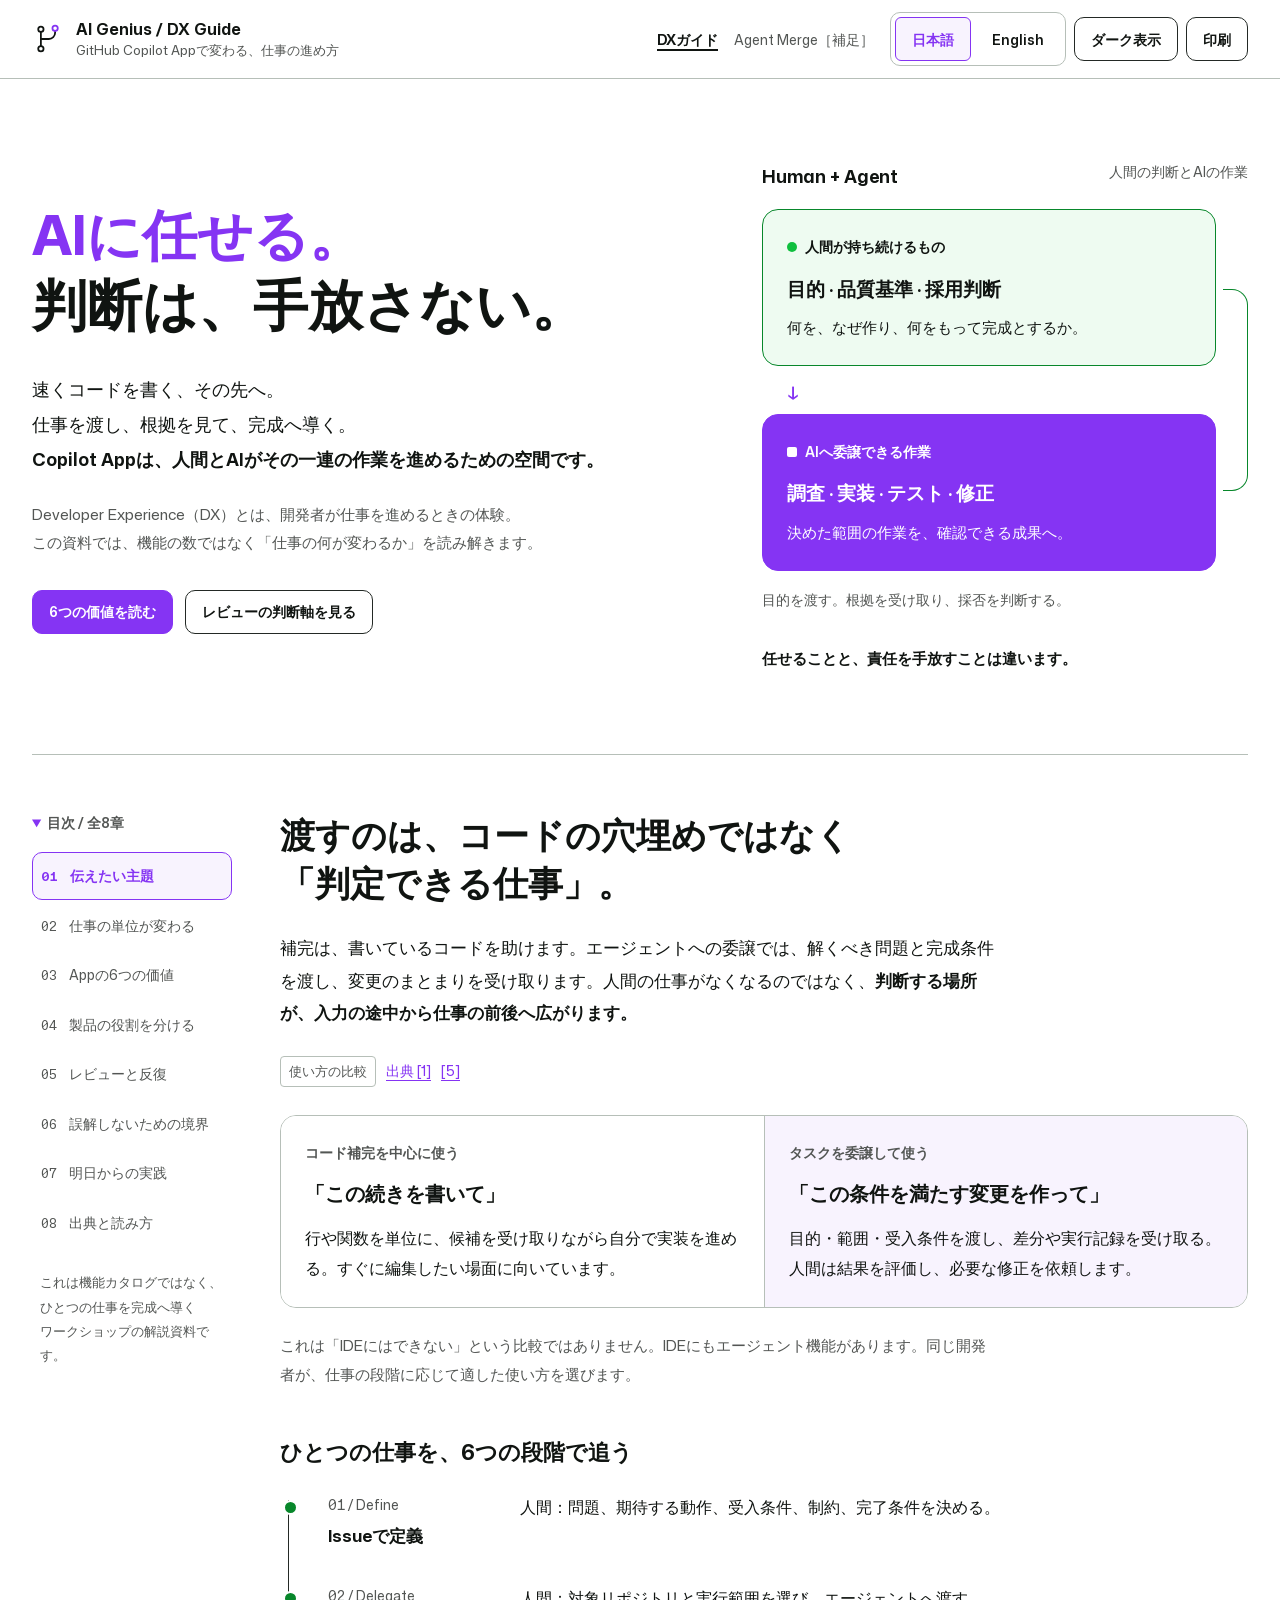
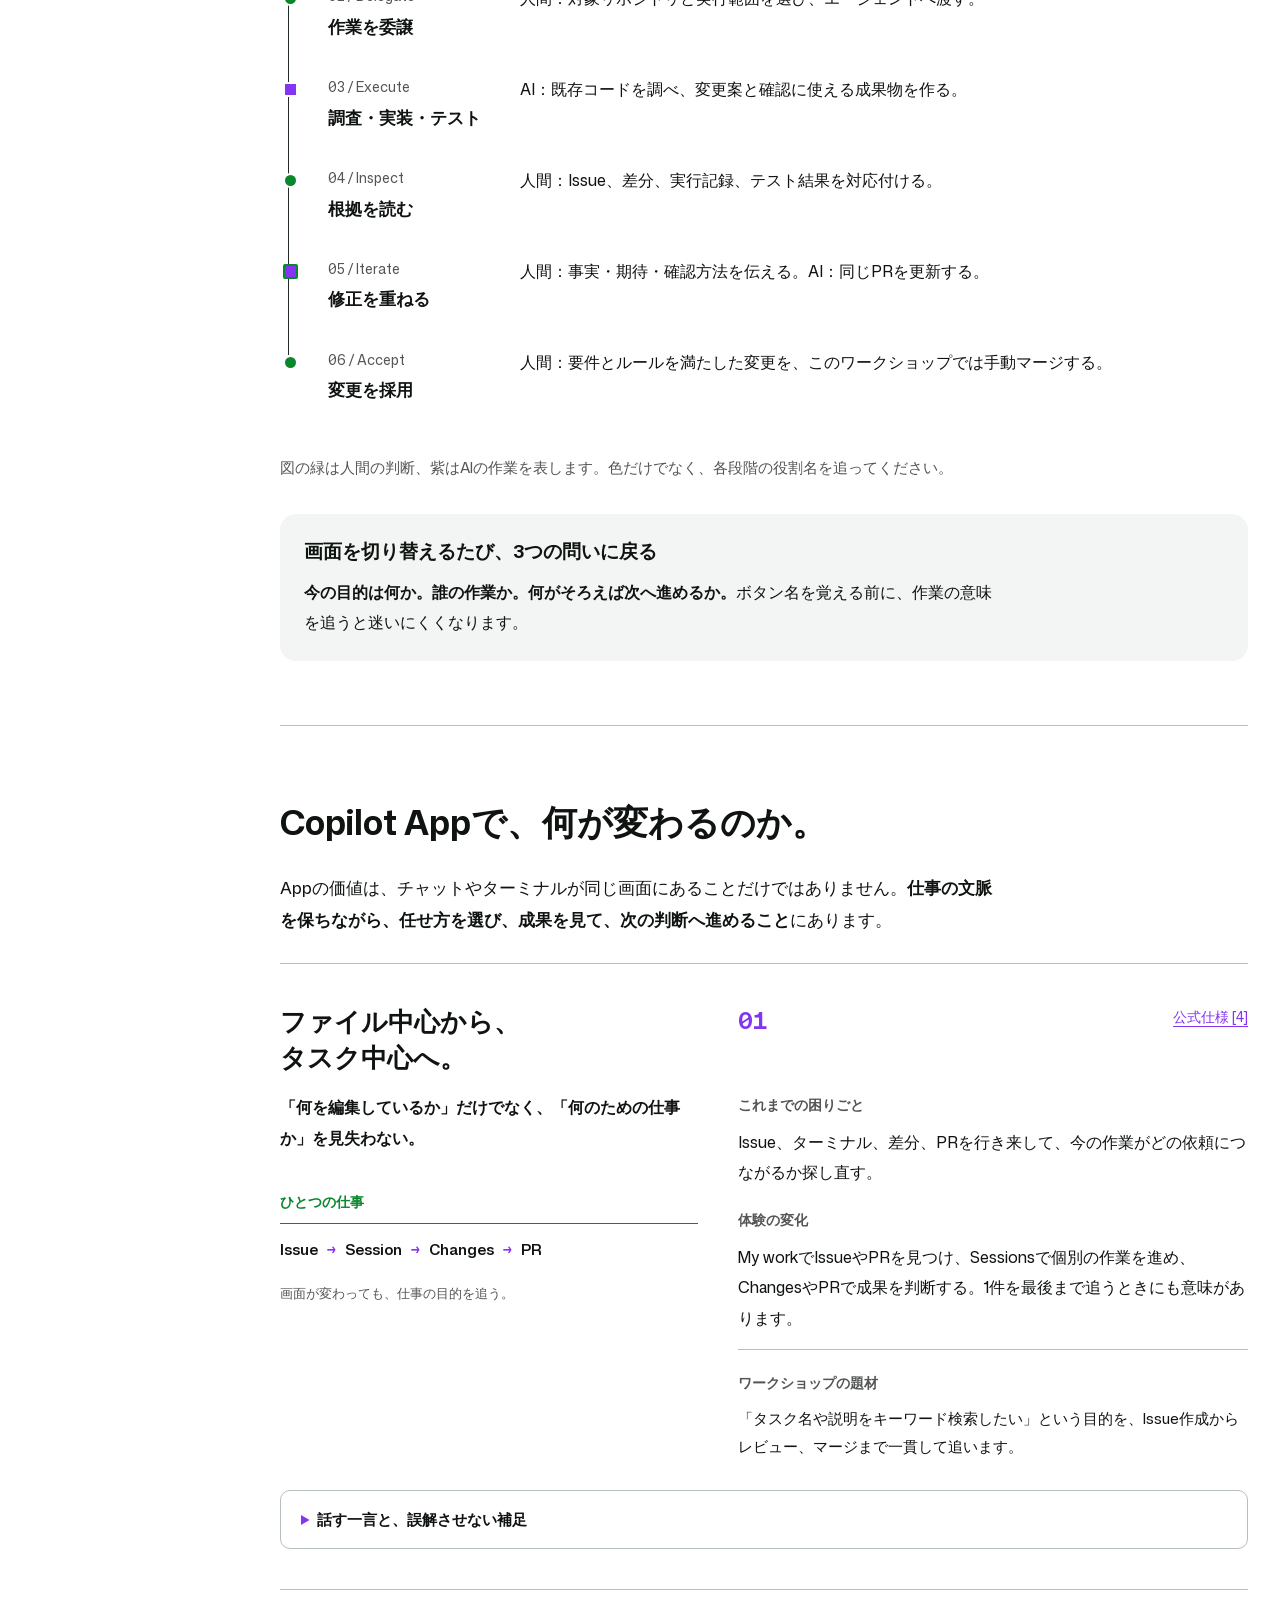
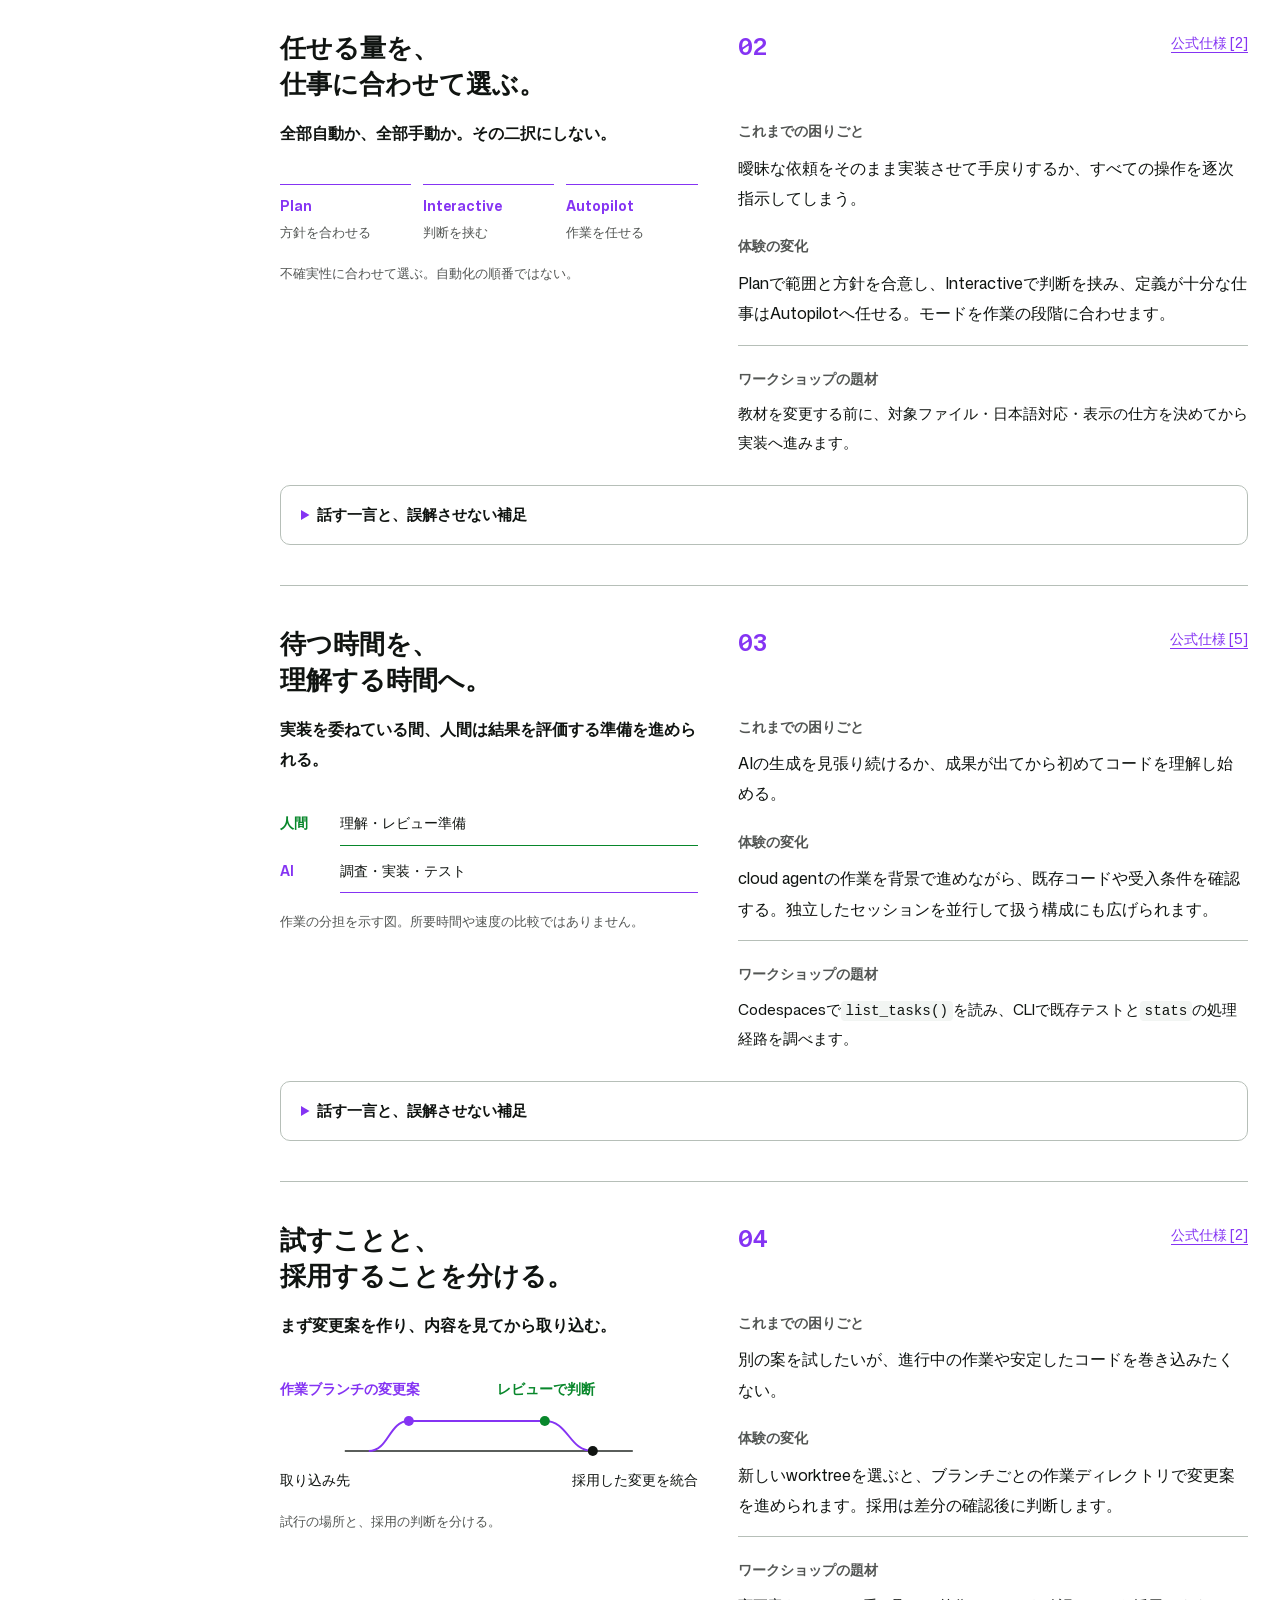
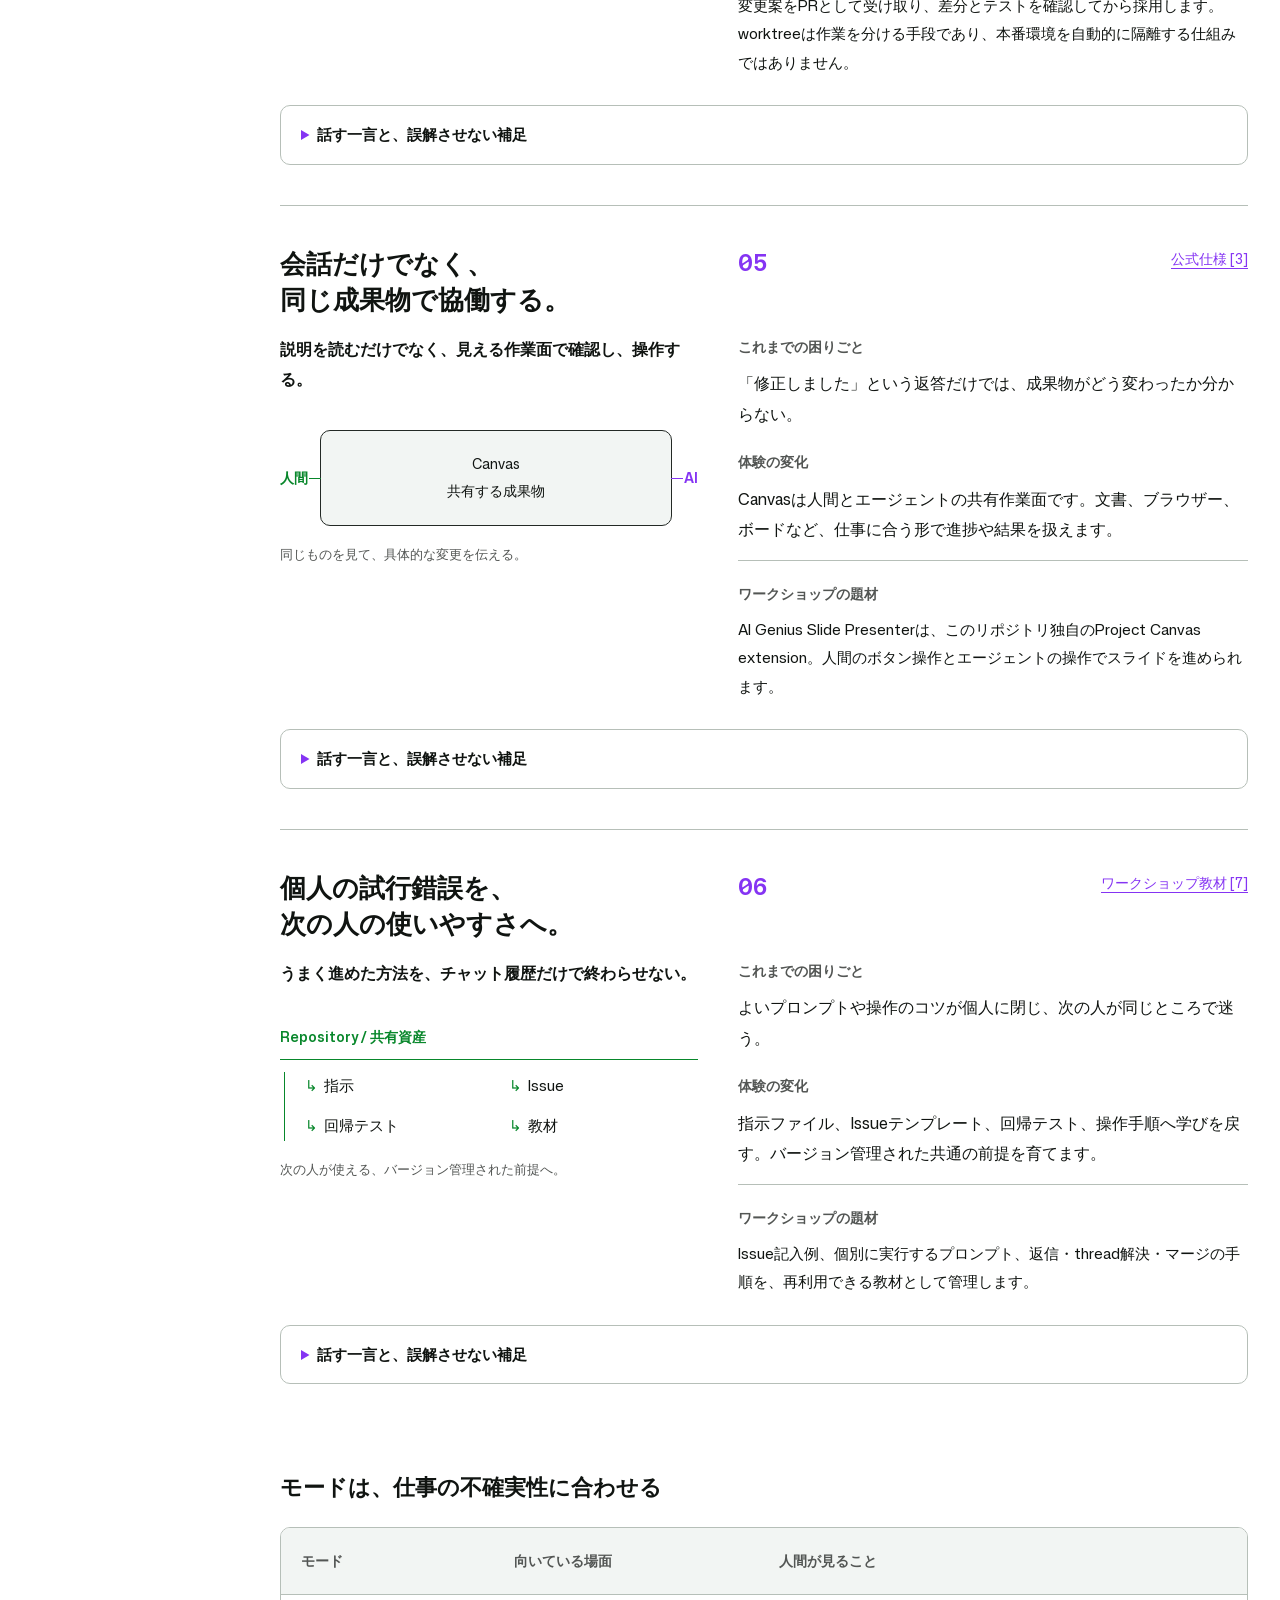
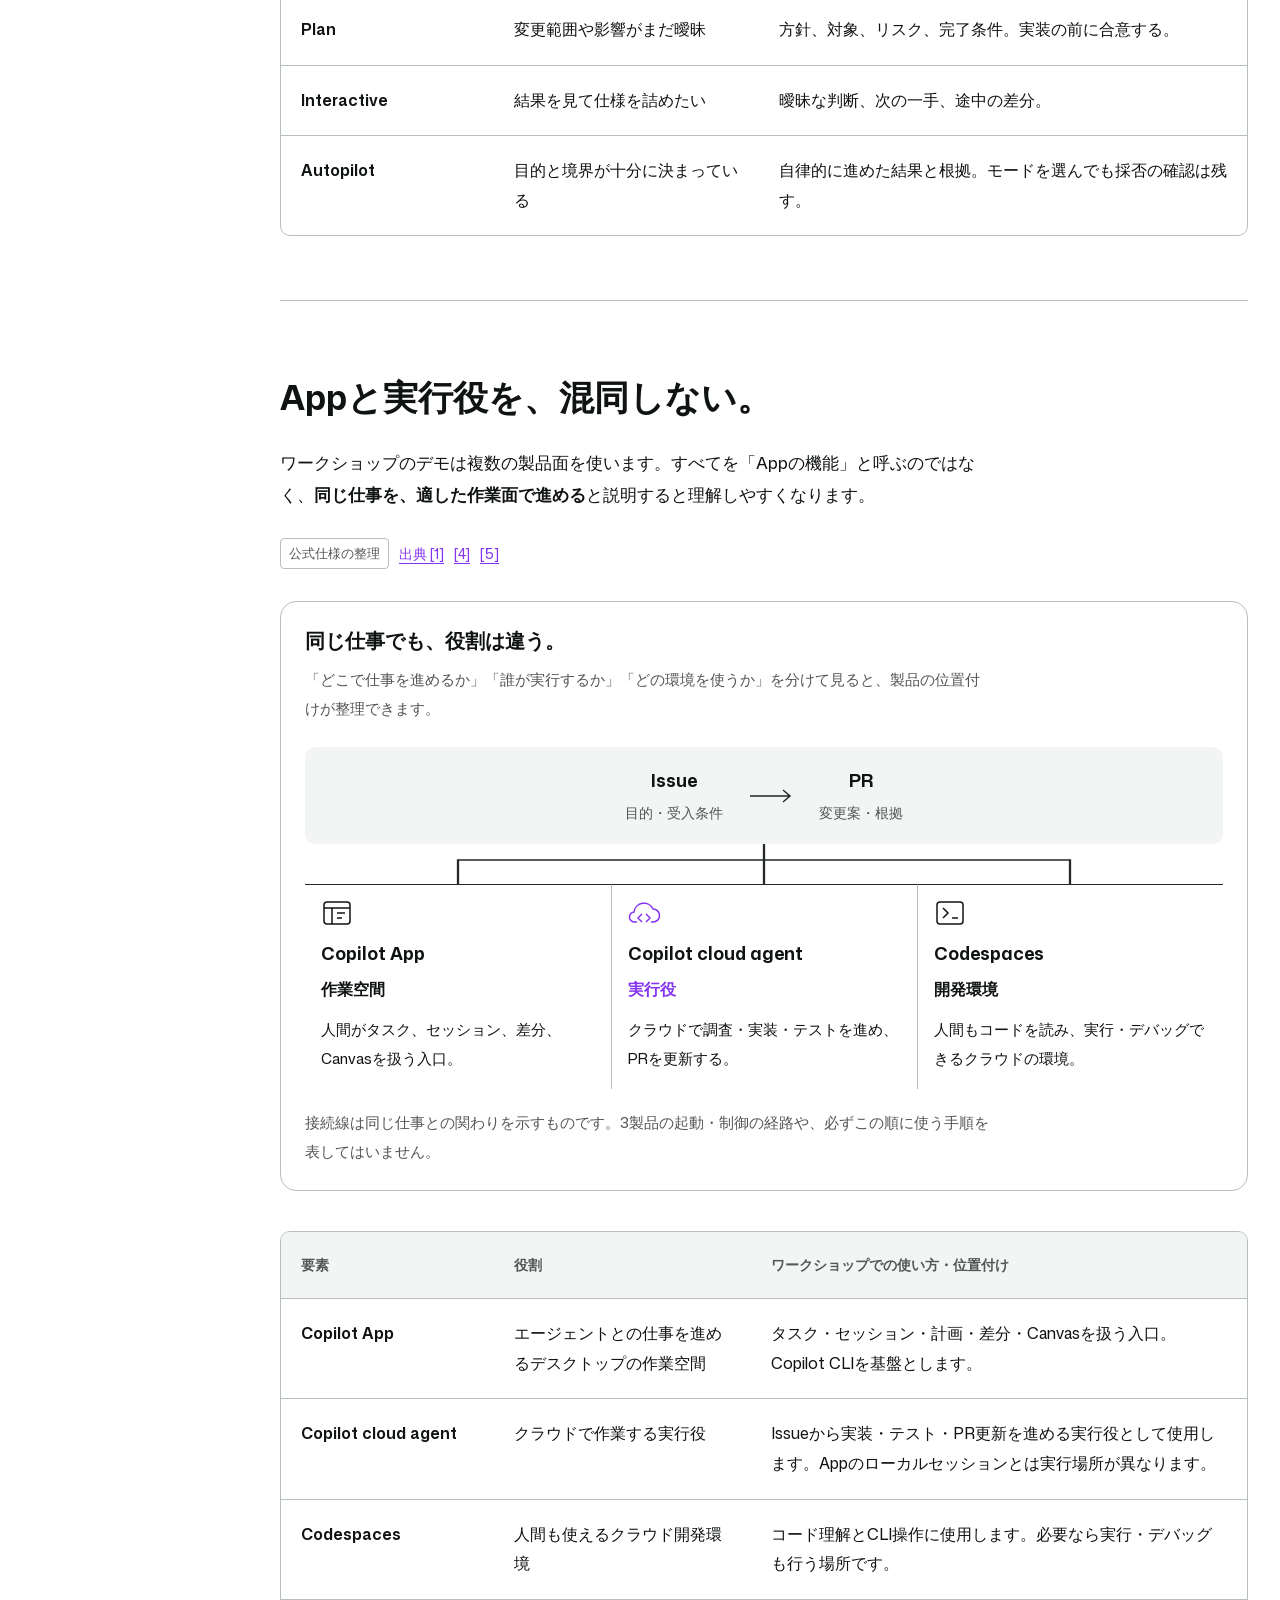
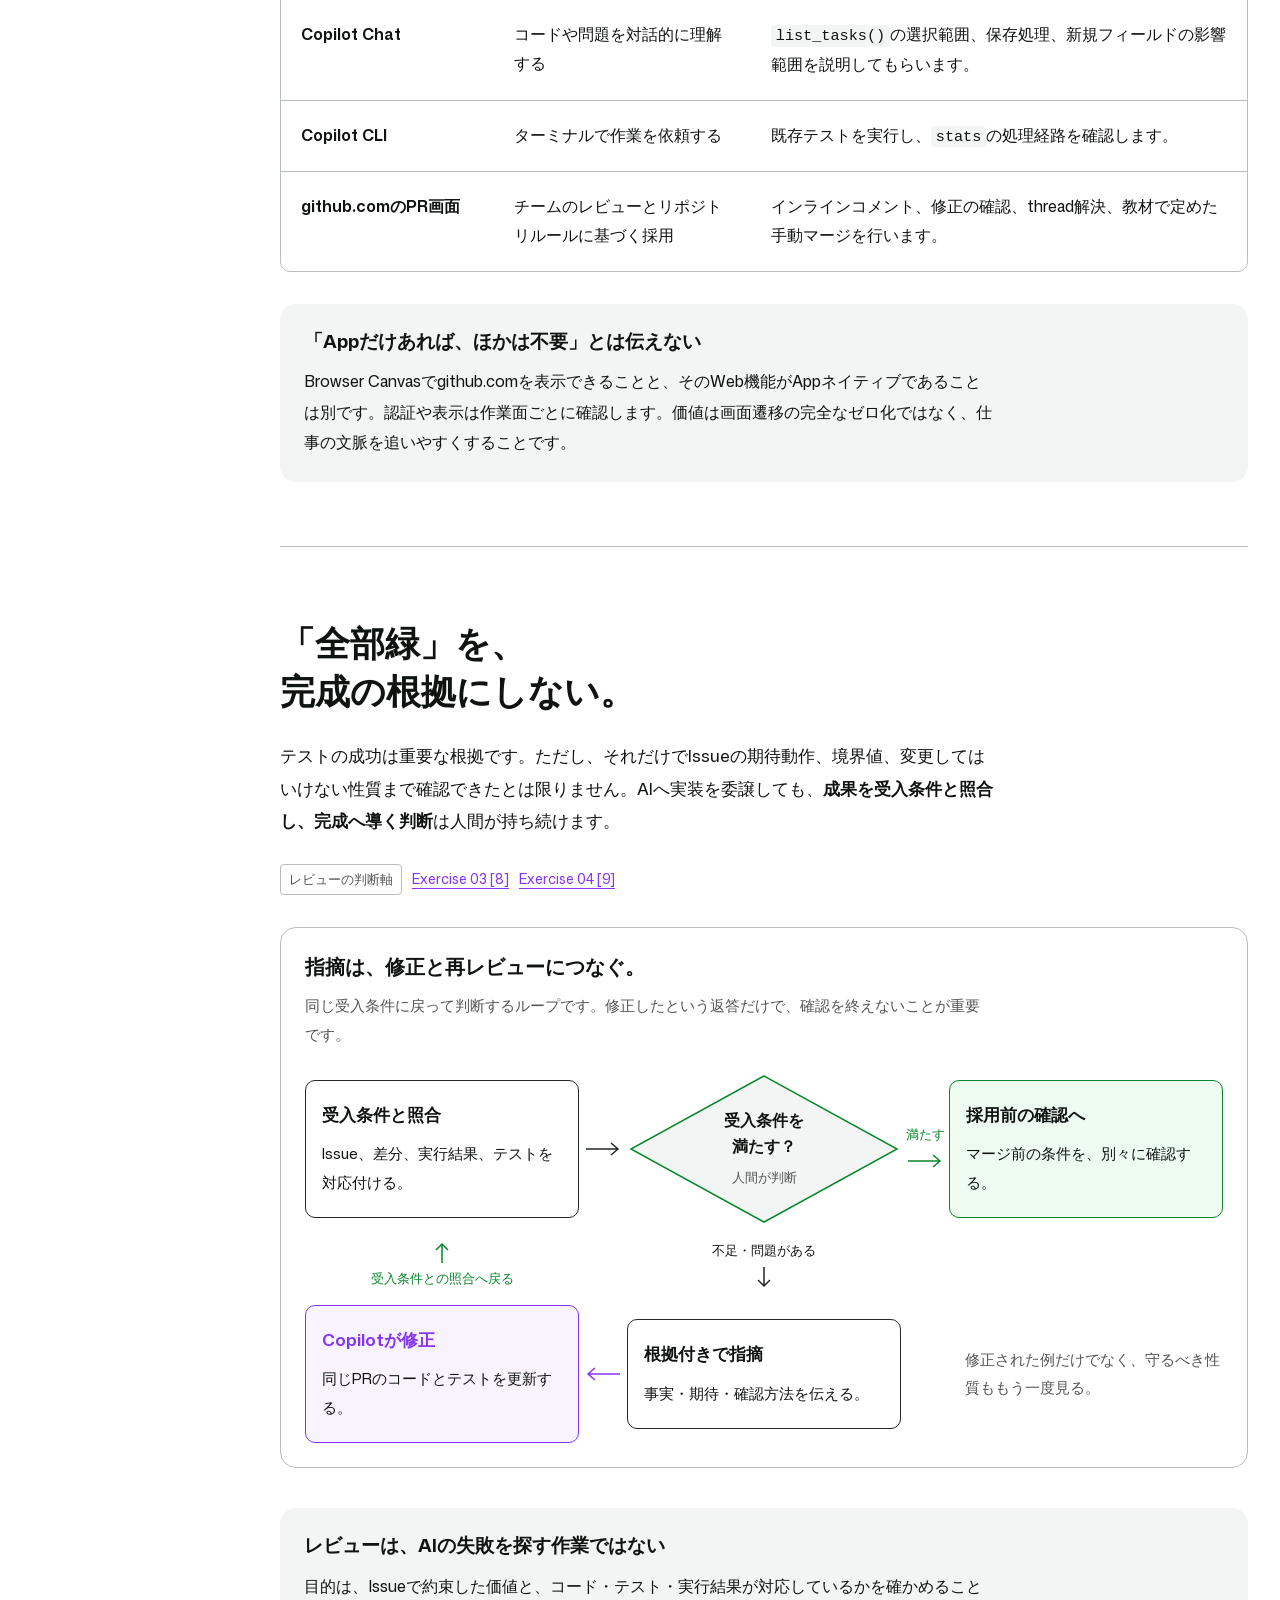
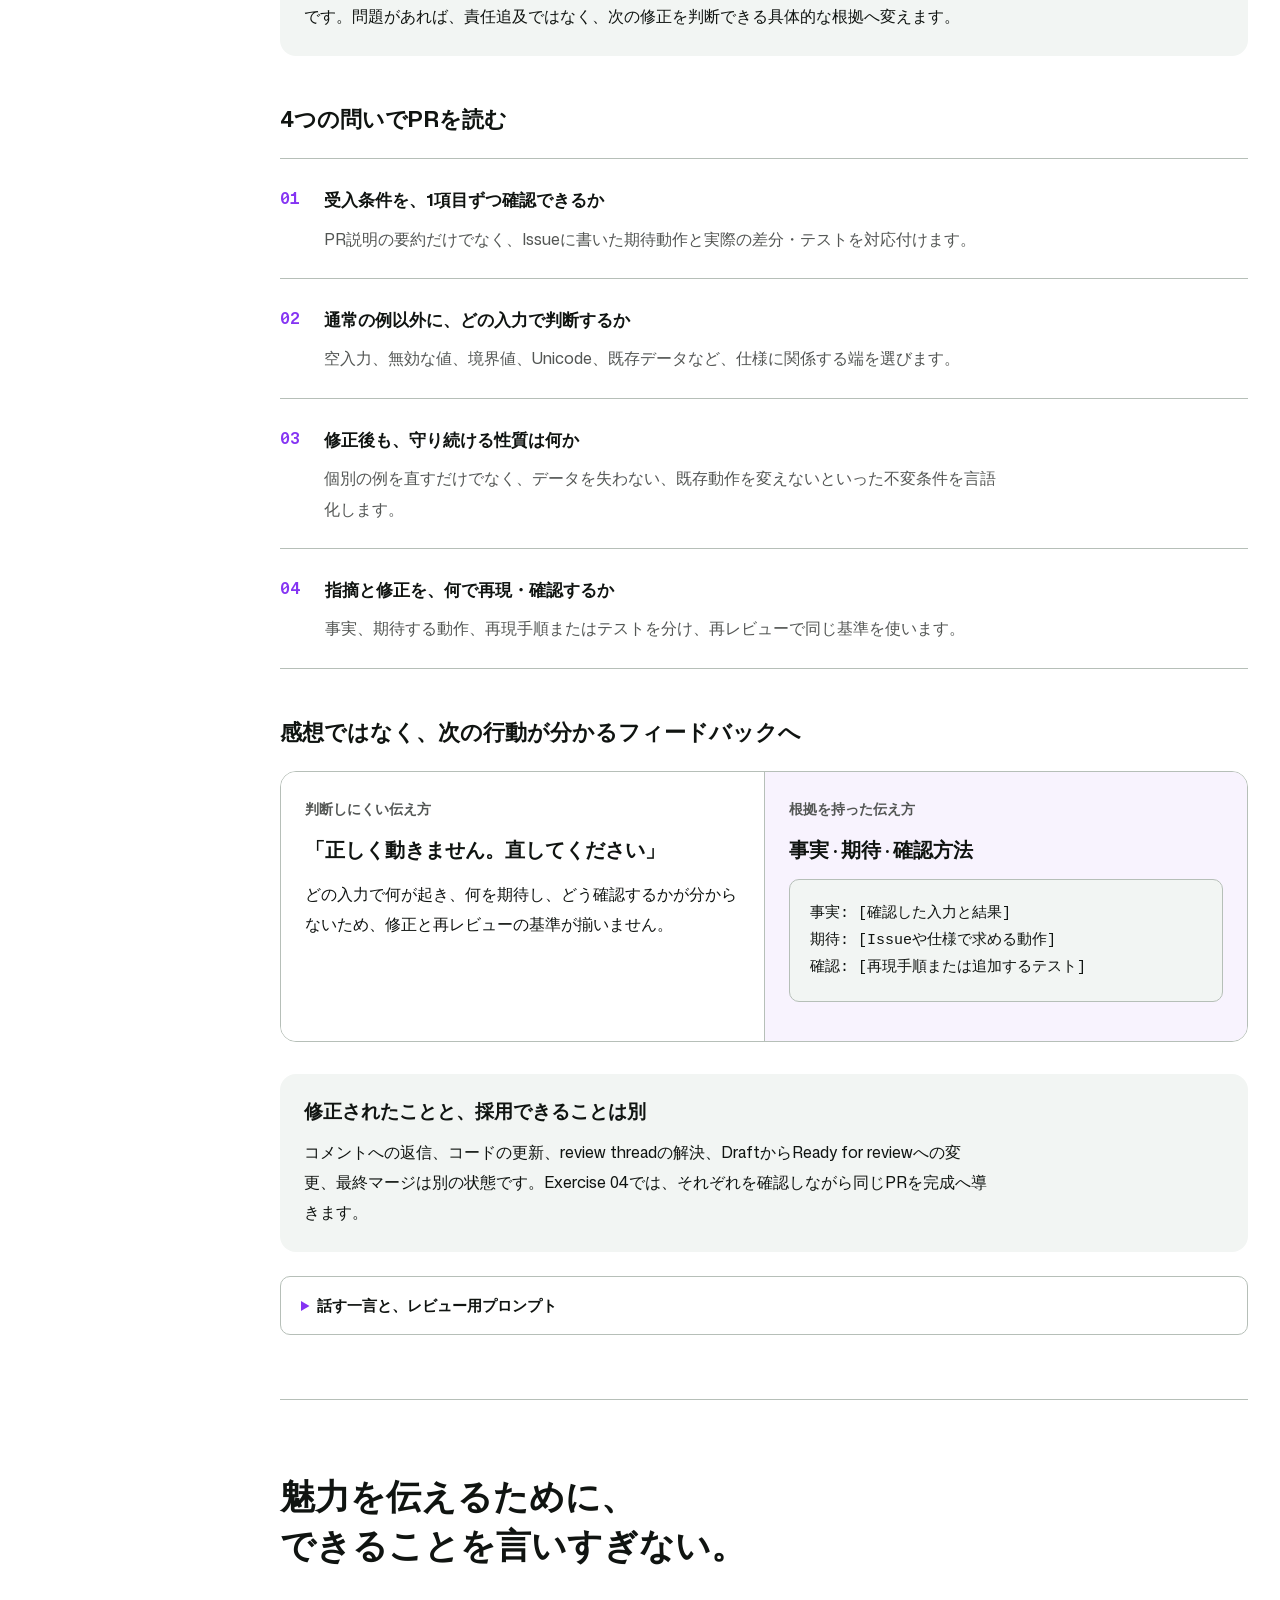
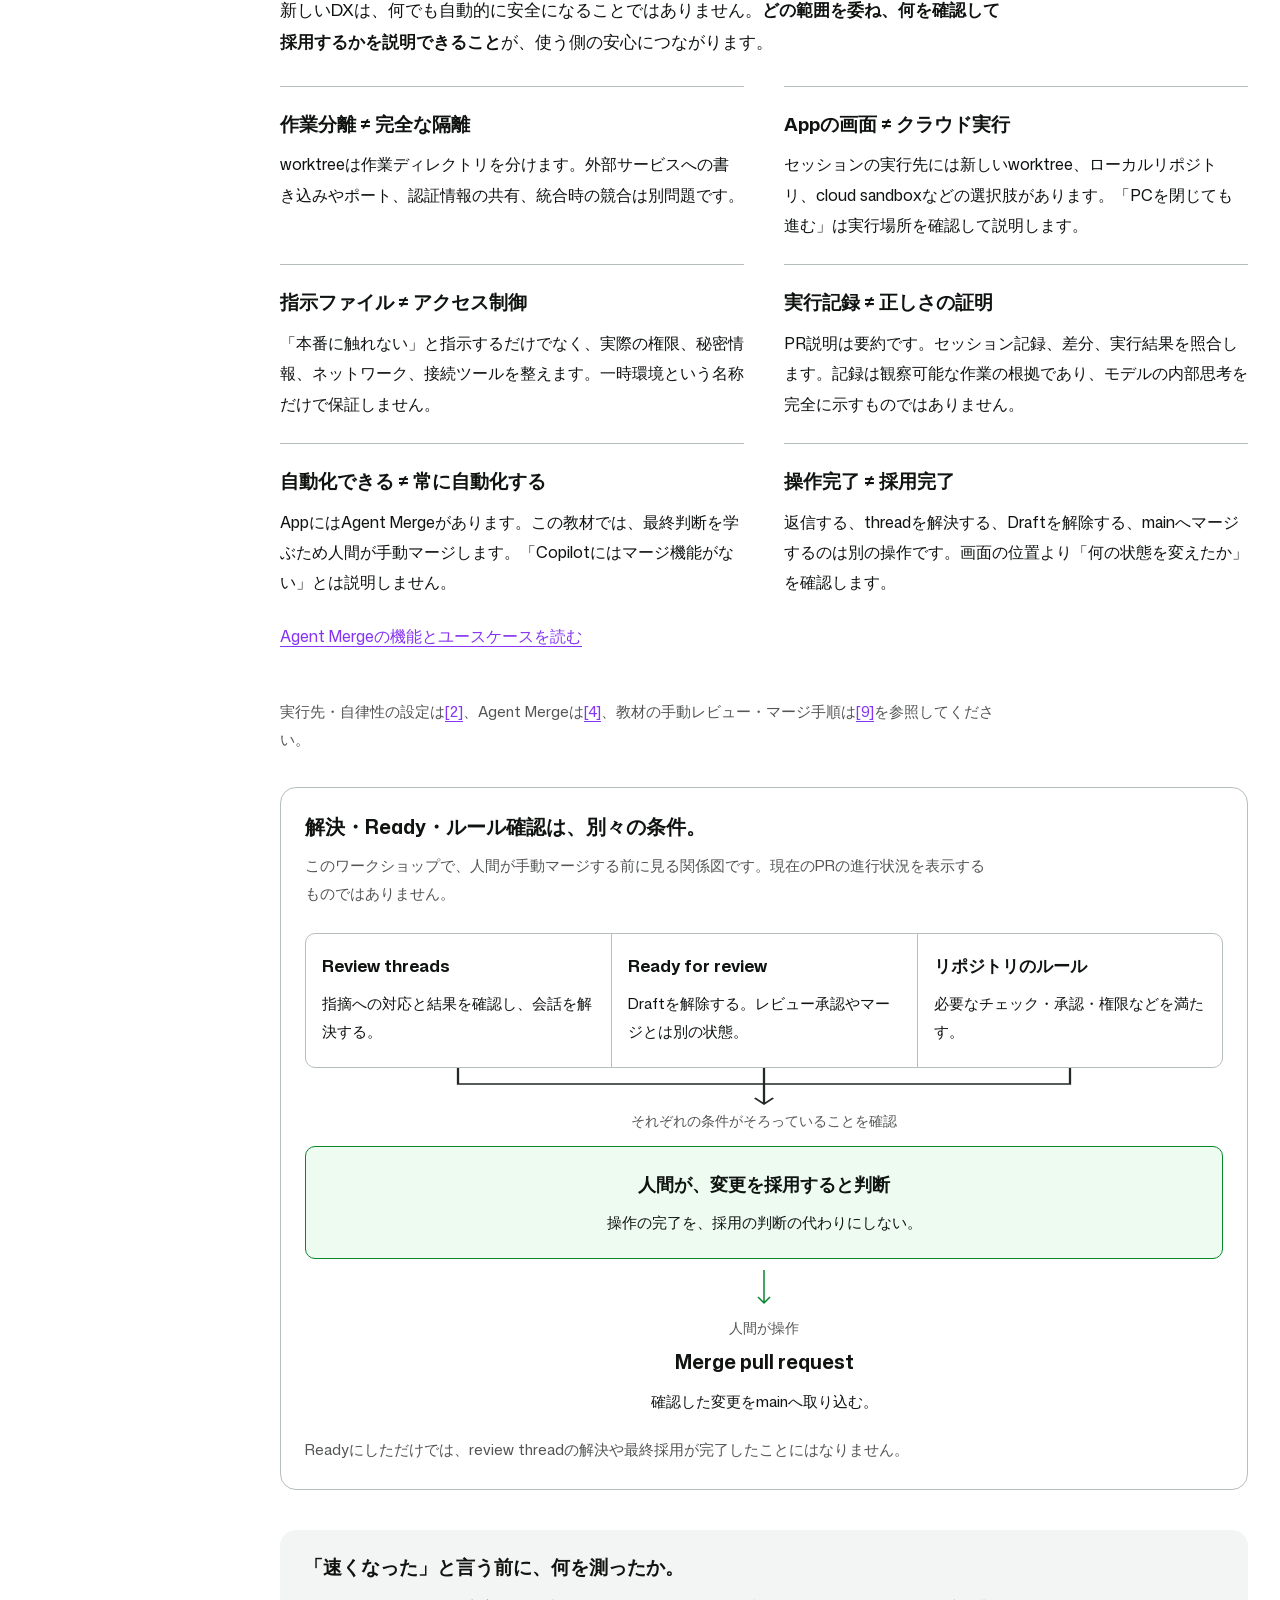
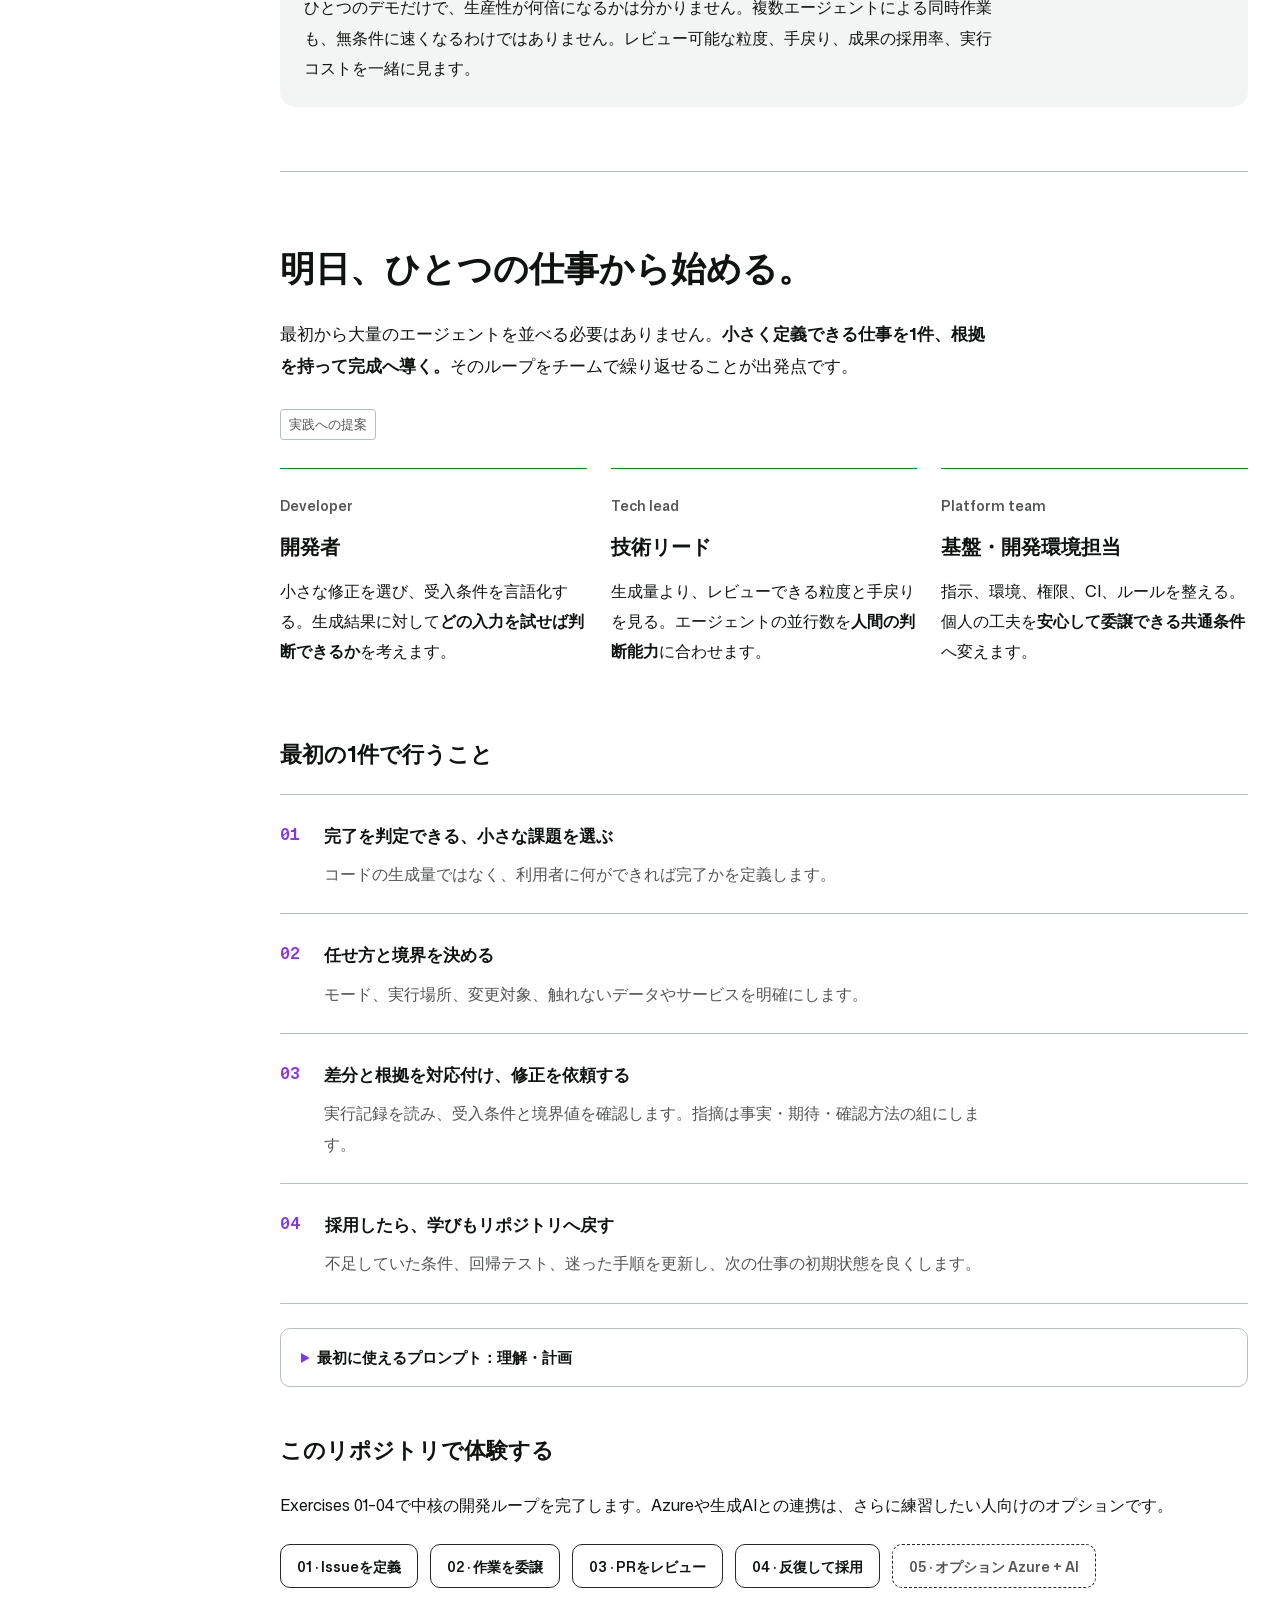
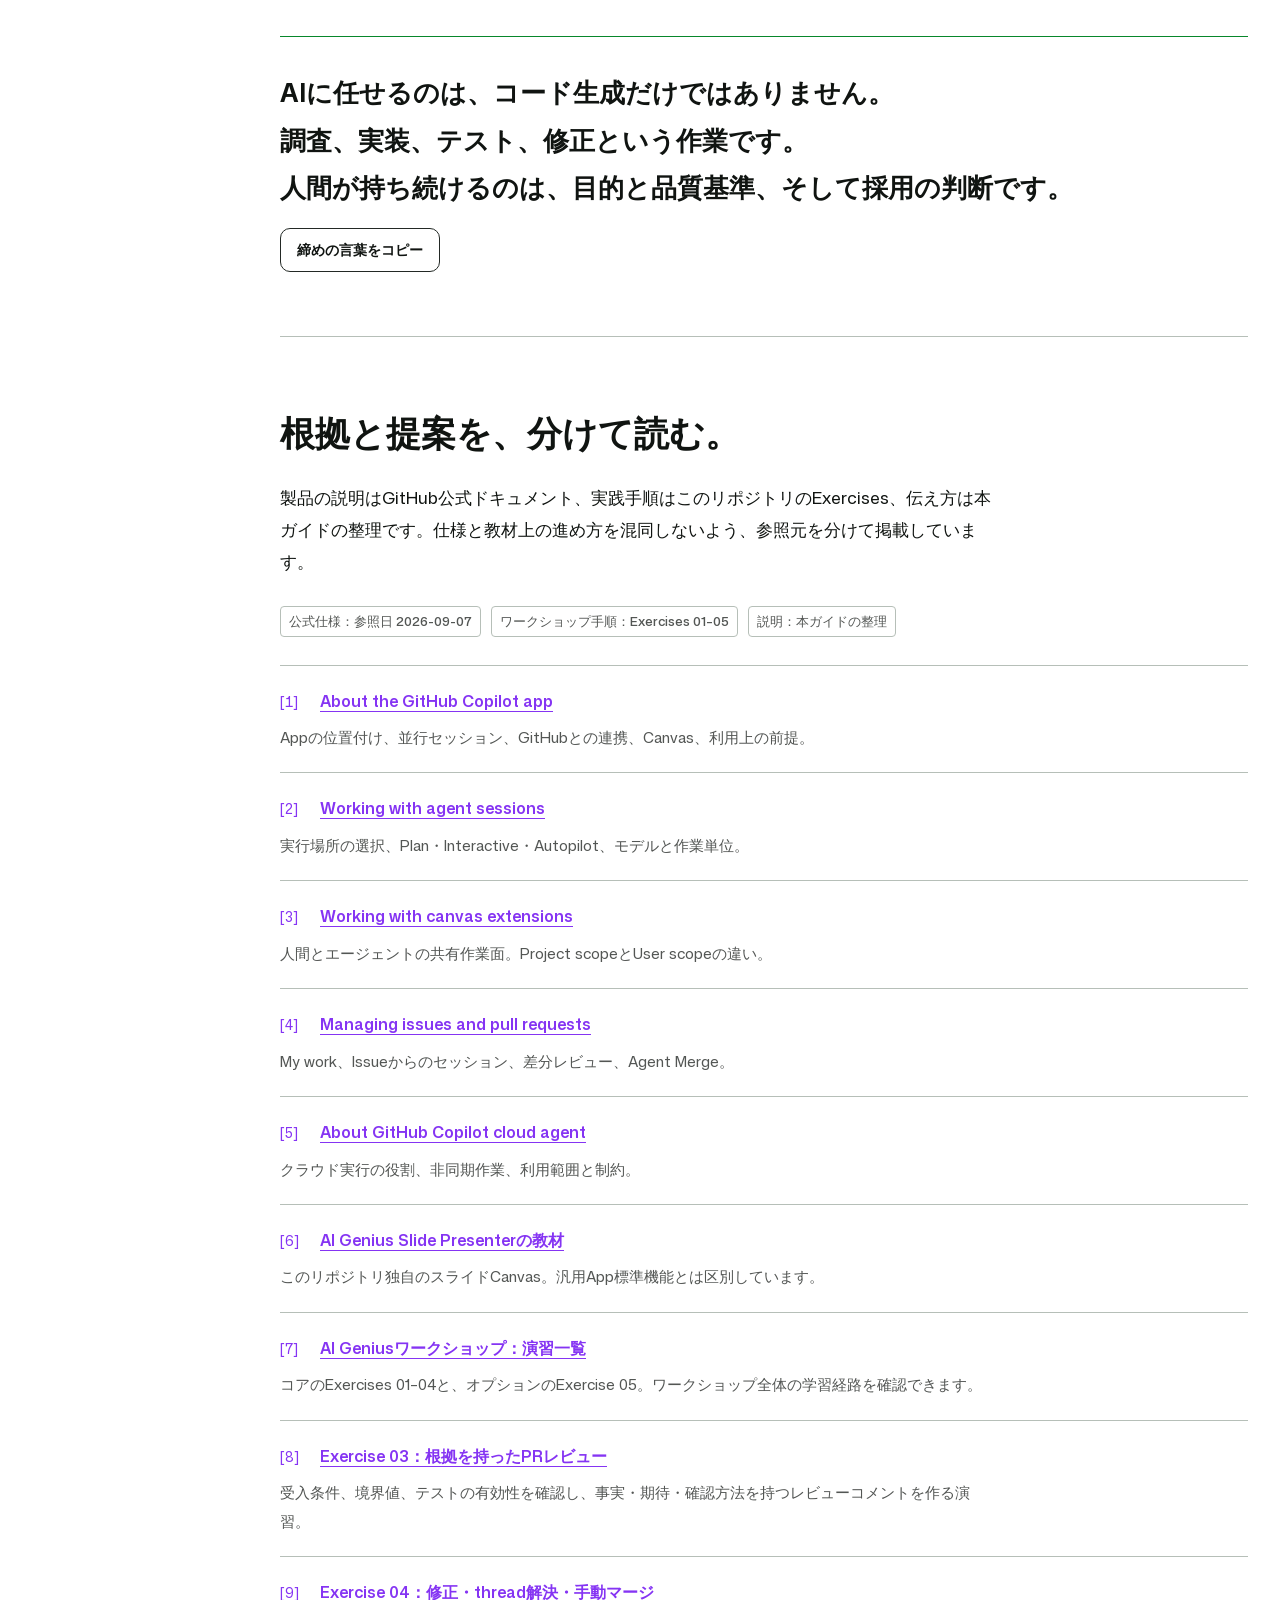
<file: presentation/copilot-app-dx/index.html>
<!doctype html>
<!--
THESIS: Make the boundary between delegated work and human judgment visible.
OWN-WORLD: GitHub neutrals, restrained green, Copilot purple, standard-width Mona Sans.
STORY: Understand the relationship, follow the workflow, inspect evidence, use the exercises.
FIRST VIEWPORT: A Japanese thesis beside a human/agent handoff diagram, with two reading links.
FORM: A bilingual eight-chapter guide with illustrated values and static explanatory maps.
The visual direction is pinned to the GitHub Brand Toolkit, not a generated campaign identity.
-->
<html lang="ja">
<head>
  <meta charset="utf-8">
  <meta name="viewport" content="width=device-width, initial-scale=1">
  <meta name="color-scheme" content="light dark">
  <meta name="description" content="GitHub Copilot Appで変わる開発者体験を、6つの価値とレビュー・反復の実践から読み解く日本語ガイド。">
  <meta name="referrer" content="no-referrer">
  <title>AIに任せる。判断は、手放さない。 | Copilot App DX Guide</title>
  <script>
    (() => {
      const param = new URLSearchParams(window.location.search).get("scoutTheme");
      const theme = param === "light" || param === "dark"
        ? param : (window.matchMedia("(prefers-color-scheme: dark)").matches ? "dark" : "light");
      document.documentElement.setAttribute("data-theme", theme);
    })();
  </script>
  <style>
    :root {
      color-scheme: light;
      --cp-brand-white: #ffffff;
      --cp-brand-black: #101411;
      --cp-neutral-100: #f2f5f3;
      --cp-neutral-200: #e4ebe6;
      --cp-neutral-300: #b6bfb8;
      --cp-neutral-400: #909692;
      --cp-neutral-600: #232925;
      --cp-brand-green: #0fbf3e;
      --cp-brand-green-dark: #08872b;
      --cp-brand-purple: #8534f3;
      --cp-brand-purple-light: #c898fd;
      --cp-brand-purple-dark: #43179e;
      --cp-bg: var(--cp-brand-white);
      --cp-bg-elevated: var(--cp-neutral-100);
      --cp-surface: var(--cp-brand-white);
      --cp-surface-soft: var(--cp-neutral-100);
      --cp-border: var(--cp-neutral-300);
      --cp-border-strong: var(--cp-neutral-600);
      --cp-text: var(--cp-brand-black);
      --cp-text-muted: color-mix(in srgb, var(--cp-brand-black) 72%, var(--cp-brand-white));
      --cp-text-soft: color-mix(in srgb, var(--cp-brand-black) 65%, var(--cp-brand-white));
      --cp-accent: var(--cp-brand-purple);
      --cp-accent-hover: var(--cp-brand-purple-dark);
      --cp-accent-soft: color-mix(in srgb, var(--cp-brand-purple) 6%, var(--cp-bg));
      --cp-accent-fg: var(--cp-brand-white);
      --cp-green-ink: var(--cp-brand-green-dark);
      --cp-green-soft: color-mix(in srgb, var(--cp-brand-green) 7%, var(--cp-bg));
      --cp-success: var(--cp-green-ink);
      --cp-danger: #cf222e;
      --cp-warning: #9a6700;
      --cp-link: var(--cp-accent);
      --cp-shadow: 0 8px 24px color-mix(in srgb, var(--cp-brand-black) 8%, transparent);
      --cp-overlay: color-mix(in srgb, var(--cp-bg) 90%, transparent);
      --cp-panel: var(--cp-surface);
      --cp-panel-strong: var(--cp-surface);
      --cp-sheen: color-mix(in srgb, var(--cp-brand-white) 8%, transparent);
      --cp-highlight: color-mix(in srgb, var(--cp-accent) 18%, var(--cp-bg));
      --cp-action-bg: var(--cp-brand-purple);
      --cp-action-hover: var(--cp-brand-purple-dark);
      --cp-action-fg: var(--cp-brand-white);
      --cp-font: "Mona Sans", "Segoe UI", Aptos, Calibri, "Yu Gothic UI", Meiryo, -apple-system, BlinkMacSystemFont, "Hiragino Kaku Gothic ProN", sans-serif;
      --cp-font-mono: Consolas, "Courier New", Courier, monospace;
      --cp-header-height: 4.75rem;
      --cp-header-min-height: 4.75rem;
      --cp-print-bg: var(--cp-brand-white);
      --cp-print-text: var(--cp-brand-black);
      --cp-print-muted: var(--cp-neutral-600);
      --cp-print-border: var(--cp-neutral-300);
      --cp-print-accent: var(--cp-brand-purple-dark);
      --cp-print-link: var(--cp-brand-purple-dark);
    }
    html[data-theme="dark"] {
      color-scheme: dark;
      --cp-bg: var(--cp-brand-black);
      --cp-bg-elevated: var(--cp-neutral-600);
      --cp-surface: var(--cp-brand-black);
      --cp-surface-soft: var(--cp-neutral-600);
      --cp-border: color-mix(in srgb, var(--cp-neutral-300) 40%, var(--cp-bg));
      --cp-border-strong: var(--cp-neutral-400);
      --cp-text: var(--cp-brand-white);
      --cp-text-muted: var(--cp-neutral-300);
      --cp-text-soft: var(--cp-neutral-300);
      --cp-accent: var(--cp-brand-purple-light);
      --cp-accent-hover: var(--cp-brand-white);
      --cp-accent-soft: color-mix(in srgb, var(--cp-brand-purple) 12%, var(--cp-bg));
      --cp-accent-fg: var(--cp-brand-black);
      --cp-green-ink: var(--cp-brand-green);
      --cp-green-soft: color-mix(in srgb, var(--cp-brand-green) 8%, var(--cp-bg));
      --cp-danger: #f87171;
      --cp-warning: #fbbf24;
      --cp-shadow: 0 8px 24px color-mix(in srgb, var(--cp-brand-black) 40%, transparent);
    }
    * { box-sizing: border-box; }
    [hidden] { display: none !important; }
    html { scroll-behavior: smooth; scroll-padding-top: calc(var(--cp-header-height) + 2rem); }
    body {
      margin: 0;
      background: var(--cp-bg);
      color: var(--cp-text);
      font: 1rem/1.9 var(--cp-font);
      font-optical-sizing: auto;
      font-variant-ligatures: none;
      line-break: strict;
    }
    button { font: inherit; }
    a { color: var(--cp-link); text-underline-offset: 0.25em; overflow-wrap: anywhere; }
    a:hover { text-decoration-thickness: 2px; }
    :focus-visible { outline: 3px solid var(--cp-accent); outline-offset: 4px; }
    ::selection { background: var(--cp-highlight); color: var(--cp-text); }
    h1, h2, h3, h4, p, ol, ul, dl, figure, blockquote { margin: 0; }
    h1, h2, h3, h4 { line-height: 1.4; font-weight: 700; text-wrap: balance; }
    p + p { margin-top: 1rem; }
    code, pre { font-family: var(--cp-font-mono); }
    .mono { font-variant-numeric: tabular-nums; }
    code { padding: 0.12rem 0.3rem; border-radius: 4px; background: var(--cp-surface-soft); font-size: 0.95em; overflow-wrap: anywhere; }
    pre {
      padding: 1.25rem;
      border: 1px solid var(--cp-border);
      border-radius: 0.625rem;
      background: var(--cp-surface-soft);
      color: var(--cp-text);
      font-size: 0.9375rem;
      line-height: 1.8;
      white-space: pre-wrap;
      overflow-wrap: anywhere;
      tab-size: 2;
      min-width: 0;
    }
    pre code { padding: 0; background: none; font-size: inherit; }
    .skip-link { position: fixed; top: -6rem; left: 1rem; z-index: 100; padding: 0.75rem 1rem; background: var(--cp-surface); color: var(--cp-text); border: 1px solid var(--cp-border-strong); border-radius: 0.625rem; }
    .skip-link:focus { top: 1rem; }
    .topbar { position: sticky; top: 0; z-index: 20; background: var(--cp-bg); border-bottom: 1px solid var(--cp-border); }
    .topbar-inner { max-width: 1320px; min-height: var(--cp-header-min-height); margin: 0 auto; padding: 0.75rem 2rem; display: grid; grid-template-columns: minmax(0, 1fr) auto auto; align-items: center; gap: 1rem; }
    .brand { display: flex; align-items: center; gap: 0.75rem; min-width: 0; margin-right: auto; color: var(--cp-text); text-decoration: none; line-height: 1.45; }
    .brand-mark { width: 32px; height: 32px; flex: none; }
    .brand-name { display: block; font-weight: 700; }
    .brand-subtitle { display: block; color: var(--cp-text-muted); font-size: 0.8125rem; }
    .guide-navigation { display: flex; flex-wrap: wrap; align-items: center; gap: 0.25rem 1rem; min-width: 0; }
    .guide-navigation a { display: inline-flex; align-items: center; min-height: 44px; padding: 0.375rem 0; color: var(--cp-text-muted); font-size: 0.875rem; line-height: 1.5; text-decoration: none; }
    .guide-navigation a:hover { color: var(--cp-text); text-decoration: underline; }
    .guide-navigation a[aria-current="page"] { color: var(--cp-text); font-weight: 700; text-decoration: underline; text-decoration-thickness: 2px; }
    .guide-context { margin-top: 1rem; }
    .guide-context a { display: inline-flex; align-items: center; min-height: 44px; }
    .display-controls { display: flex; align-items: center; justify-content: flex-end; gap: 0.5rem; min-width: 0; }
    .top-actions { display: flex; align-items: center; gap: 0.5rem; flex-shrink: 0; }
    .button {
      display: inline-flex;
      align-items: center;
      justify-content: center;
      gap: 0.5rem;
      min-height: 44px;
      padding: 0.625rem 1rem;
      border: 1px solid var(--cp-border-strong);
      border-radius: 0.625rem;
      color: var(--cp-text);
      background: var(--cp-surface);
      font-weight: 600;
      font-size: 0.875rem;
      line-height: 1.5;
      text-decoration: none;
      cursor: pointer;
      transition: background-color 160ms ease-out, color 160ms ease-out, border-color 160ms ease-out;
    }
    .button:hover { background: var(--cp-surface-soft); }
    .button:disabled { cursor: wait; opacity: 0.7; }
    .button-primary { border-color: var(--cp-action-bg); color: var(--cp-action-fg); background: var(--cp-action-bg); }
    .button-primary:hover { background: var(--cp-action-hover); border-color: var(--cp-action-hover); }
    .language-switch { display: inline-flex; flex: none; gap: 0.25rem; padding: 0.25rem; border: 1px solid var(--cp-border); border-radius: 0.625rem; }
    .language-switch .button { min-width: 4.25rem; border-color: transparent; border-radius: 0.375rem; }
    .language-switch .button[aria-pressed="true"] { border-color: var(--cp-accent); background: var(--cp-accent-soft); color: var(--cp-accent); font-weight: 700; }
    .language-switch .button:disabled { cursor: not-allowed; }
    .localization-error, .no-script-note { max-width: 78.5rem; margin: 1.5rem auto; padding: 1rem 1.25rem; border: 1px solid var(--cp-border); border-radius: 0.625rem; font-size: 0.9375rem; }
    .localization-error { color: var(--cp-danger); border-color: var(--cp-danger); }
    .no-script-note { color: var(--cp-text-muted); }
    .shell { max-width: 1320px; margin: 0 auto; padding: 0 2rem; }
    .hero { display: grid; grid-template-columns: minmax(0, 1.3fr) minmax(320px, 0.95fr); gap: 4rem; align-items: center; padding: 5rem 0; border-bottom: 1px solid var(--cp-border); }
    .hero > * { min-width: 0; }
    h1 { margin: 0 0 2rem; font-size: clamp(2.25rem, 4.3vw, 4.5rem); font-weight: 750; line-height: 1.28; text-wrap: initial; }
    .hero-ai { color: var(--cp-accent); }
    .hero-human { white-space: nowrap; }
    html[lang="en"] .hero-human { white-space: normal; }
    html[lang="en"] h1 { line-height: 1.18; }
    .hero-lead { max-width: 40rem; font-size: 1.125rem; line-height: 1.95; }
    .hero-caption { margin-top: 1.5rem; max-width: 40rem; color: var(--cp-text-muted); font-size: 0.9375rem; }
    .hero-links { display: flex; flex-wrap: wrap; gap: 0.75rem; margin-top: 2rem; }
    .agreement { min-width: 0; }
    .panel-label { display: flex; justify-content: space-between; flex-wrap: wrap; gap: 0.5rem; padding-bottom: 1rem; color: var(--cp-text-muted); font-size: 0.875rem; }
    .panel-label strong { color: var(--cp-text); font-size: 1.125rem; }
    .agreement-roles { position: relative; padding-right: 2rem; }
    .agreement-roles::after { content: ""; position: absolute; top: 22%; bottom: 22%; right: 0; width: 1.5rem; border: 1px solid var(--cp-green-ink); border-left: 0; border-radius: 0 1rem 1rem 0; }
    .principle-row { position: relative; padding: 1.5rem; border-radius: 16px; }
    .principle-human { background: var(--cp-green-soft); border: 1px solid var(--cp-green-ink); }
    .principle-agent { margin-top: 3rem; color: var(--cp-action-fg); background: var(--cp-action-bg); border: 1px solid var(--cp-action-bg); }
    .principle-agent::before { content: "↓"; position: absolute; top: -2.75rem; left: 1.5rem; color: var(--cp-accent); font-size: 1.5rem; }
    .principle-row dt { display: flex; align-items: center; gap: 0.5rem; font-size: 0.875rem; margin-bottom: 0.75rem; font-weight: 600; }
    .principle-row dt::before { content: ""; width: 0.625rem; height: 0.625rem; flex: none; background: var(--cp-brand-green); border-radius: 50%; }
    .principle-agent dt::before { background: var(--cp-action-fg); border-radius: 2px; }
    .principle-row dd { margin: 0; font-size: 1.1875rem; font-weight: 700; line-height: 1.65; }
    .principle-row dd span { display: block; margin-top: 0.75rem; font-size: 0.9375rem; font-weight: 400; }
    .handoff-caption { margin-top: 1rem; color: var(--cp-text-muted); font-size: 0.875rem; }
    .principle-footer { padding-top: 1rem; font-size: 0.9375rem; font-weight: 600; }
    .page-grid { display: grid; grid-template-columns: 200px minmax(0, 1fr); gap: 3rem; align-items: start; padding-top: 3rem; }
    .sidebar { position: sticky; top: calc(var(--cp-header-height) + 1.5rem); max-height: calc(100dvh - var(--cp-header-height) - 3rem); overflow-y: auto; }
    details.toc { margin: 0; border: 0; border-radius: 0; background: none; }
    .toc summary { padding: 0.5rem 0 1rem; font-size: 0.875rem; color: var(--cp-text-muted); }
    .toc ol { list-style: none; padding: 0; }
    .toc a { display: flex; gap: 0.75rem; align-items: baseline; min-height: 44px; padding: 0.75rem 0.5rem; margin: 0.125rem 0; border: 1px solid transparent; border-radius: 0.625rem; color: var(--cp-text-muted); text-decoration: none; font-size: 0.875rem; line-height: 1.5; }
    .toc a:hover { background: var(--cp-surface-soft); color: var(--cp-text); }
    .toc a[aria-current="location"] { color: var(--cp-accent); background: var(--cp-accent-soft); border-color: var(--cp-accent); font-weight: 700; }
    .toc-number { font-size: 0.8125rem; font-variant-numeric: tabular-nums; }
    .sidebar-note { font-size: 0.8125rem; color: var(--cp-text-muted); margin: 1.5rem 0.5rem 0; line-height: 1.85; }
    .reading-pane { min-width: 0; }
    .chapter { padding: 0.5rem 0 4rem; margin-bottom: 4rem; border-bottom: 1px solid var(--cp-border); }
    .chapter:last-child { margin-bottom: 0; }
    h2 { font-size: clamp(1.75rem, 2.7vw, 2.5rem); margin: 0 0 1.5rem; font-weight: 700; }
    .intro { font-size: 1.0625rem; margin-bottom: 1.75rem; max-width: 45rem; }
    .meta-row { display: flex; flex-wrap: wrap; gap: 0.625rem; align-items: center; margin-bottom: 1.75rem; }
    .tag { display: inline-block; padding: 0.25rem 0.5rem; border: 1px solid var(--cp-border); border-radius: 4px; font-size: 0.8125rem; font-weight: 500; line-height: 1.6; color: var(--cp-text-muted); background: var(--cp-bg); }
    .source-ref { font-size: 0.875rem; }
    .comparison { display: grid; grid-template-columns: 1fr 1fr; gap: 0; margin-bottom: 1.5rem; border: 1px solid var(--cp-border); border-radius: 16px; overflow: hidden; }
    .comparison-card { min-width: 0; padding: 1.5rem; background: var(--cp-bg); }
    .comparison-card.is-next { border-left: 1px solid var(--cp-border); background: var(--cp-accent-soft); }
    .small-label { display: block; margin-bottom: 0.75rem; font-size: 0.875rem; color: var(--cp-text-muted); font-weight: 600; }
    .comparison-card h3 { font-size: 1.25rem; margin-bottom: 1rem; }
    .comparison-card p { font-size: 1rem; }
    .flow { list-style: none; padding: 0; }
    .flow li { position: relative; display: grid; grid-template-columns: 10rem minmax(0, 1fr); column-gap: 2rem; padding: 0 0 2rem 2.5rem; margin-left: 0.5rem; }
    .flow li::before { content: ""; position: absolute; top: 0.5rem; bottom: -0.5rem; left: 0; width: 1px; background: var(--cp-border-strong); }
    .flow li:last-child::before { display: none; }
    .flow li::after { content: ""; position: absolute; left: -5px; top: 0.5rem; width: 11px; height: 11px; background: var(--cp-green-ink); border: 2px solid var(--cp-bg); border-radius: 50%; }
    .flow li[data-actor="agent"]::after { background: var(--cp-accent); border-radius: 2px; }
    .flow li[data-actor="shared"]::after { background: var(--cp-accent); border-color: var(--cp-green-ink); border-radius: 2px; }
    .flow .mono { grid-column: 1; color: var(--cp-text-muted); font-size: 0.875rem; }
    .flow strong { grid-column: 1; font-size: 1.0625rem; }
    .flow p { grid-column: 2; grid-row: 1 / 3; font-size: 1rem; }
    .callout { margin-top: 2rem; padding: 1.5rem; background: var(--cp-bg-elevated); border-radius: 16px; }
    .callout h3 { font-size: 1.1875rem; margin-bottom: 0.75rem; }
    .callout p { max-width: 43rem; font-size: 1rem; }
    .value-grid { display: block; }
    .value-card { display: grid; grid-template-columns: minmax(0, 0.9fr) minmax(0, 1.1fr); grid-template-areas: "title meta" "statement lens" "diagram lens" "diagram example" "details details"; gap: 1rem 2.5rem; min-width: 0; padding: 2.5rem 0; border-top: 1px solid var(--cp-border); }
    .value-card > * { min-width: 0; }
    .value-top { grid-area: meta; display: flex; justify-content: space-between; flex-wrap: wrap; align-items: start; gap: 0.5rem; }
    .value-number { color: var(--cp-accent); font-size: 1.5rem; font-weight: 650; line-height: 1.4; font-variant-numeric: tabular-nums; }
    .value-card h3 { grid-area: title; font-size: clamp(1.375rem, 2vw, 1.75rem); }
    .value-statement { grid-area: statement; font-size: 1rem; font-weight: 600; }
    .value-lens { grid-area: lens; }
    .value-lens dt { margin-top: 1.25rem; color: var(--cp-text-muted); font-size: 0.875rem; font-weight: 650; }
    .value-lens dt:first-child { margin-top: 0; }
    .value-lens dd { margin: 0.5rem 0 0; font-size: 1rem; }
    .example { grid-area: example; margin: 0; padding-top: 1.25rem; border-top: 1px solid var(--cp-border); font-size: 0.9375rem; }
    .example strong { display: block; margin-bottom: 0.5rem; font-size: 0.875rem; color: var(--cp-text-muted); }
    .value-card > details { grid-area: details; margin-top: 0.75rem; }
    .value-diagram { grid-area: diagram; align-self: start; padding: 1.25rem 0; }
    .value-diagram figcaption { margin-top: 1rem; color: var(--cp-text-muted); font-size: 0.8125rem; }
    .diagram-steps { display: flex; flex-wrap: wrap; gap: 0.5rem; padding: 0; list-style: none; align-items: center; }
    .diagram-steps li { font-size: 0.9375rem; font-weight: 600; }
    .diagram-steps li:not(:last-child)::after { content: "→"; padding-left: 0.5rem; color: var(--cp-accent); }
    .diagram-bracket { display: block; margin-bottom: 0.75rem; border-bottom: 1px solid var(--cp-green-ink); padding-bottom: 0.5rem; color: var(--cp-green-ink); font-size: 0.875rem; font-weight: 600; }
    .mode-diagram { display: grid; grid-template-columns: repeat(3, minmax(0, 1fr)); padding: 0; list-style: none; gap: 0.75rem; }
    .mode-diagram li { border-top: 1px solid var(--cp-accent); padding-top: 0.5rem; font-size: 0.8125rem; color: var(--cp-text-muted); }
    .mode-diagram strong { display: block; color: var(--cp-accent); font-size: 0.875rem; overflow-wrap: anywhere; }
    .parallel-lanes { display: grid; gap: 0.75rem; }
    .parallel-lanes div { display: grid; grid-template-columns: 3rem minmax(0, 1fr); gap: 0.75rem; font-size: 0.875rem; }
    .actor-human { color: var(--cp-green-ink); font-weight: 650; }
    .actor-agent { color: var(--cp-accent); font-weight: 650; }
    .parallel-lanes div > span:last-child { padding-bottom: 0.5rem; border-bottom: 1px solid var(--cp-green-ink); }
    .parallel-lanes div:last-child > span:last-child { border-color: var(--cp-accent); }
    .branch-diagram { display: grid; grid-template-columns: 1fr 1fr; gap: 0 1rem; font-size: 0.875rem; }
    .branch-diagram svg { grid-column: 1 / -1; width: 100%; height: 64px; display: block; }
    .branch-diagram span:last-child { text-align: right; }
    .shared-diagram { display: grid; grid-template-columns: auto minmax(0, 1fr) auto; gap: 0.75rem; align-items: center; font-size: 0.875rem; }
    .shared-artifact { position: relative; padding: 1.25rem 0.5rem; text-align: center; border: 1px solid var(--cp-border-strong); border-radius: 0.625rem; background: var(--cp-surface-soft); }
    .shared-artifact::before, .shared-artifact::after { content: ""; position: absolute; top: 50%; width: 0.75rem; height: 1px; background: var(--cp-green-ink); }
    .shared-artifact::before { left: -0.75rem; }
    .shared-artifact::after { right: -0.75rem; background: var(--cp-accent); }
    .knowledge-diagram { padding: 0 0 0 1.25rem; margin-left: 0.25rem; border-left: 1px solid var(--cp-green-ink); list-style: none; display: grid; grid-template-columns: 1fr 1fr; gap: 0.75rem 1rem; font-size: 0.9375rem; }
    .knowledge-diagram li { position: relative; }
    .knowledge-diagram li::before { content: "↳"; margin-right: 0.375rem; color: var(--cp-green-ink); }
    .concept-diagram { margin: 2rem 0 2.5rem; padding: 1.5rem; border: 1px solid var(--cp-border); border-radius: 16px; background: var(--cp-bg); }
    .concept-diagram > figcaption { margin-bottom: 1.5rem; }
    .concept-diagram h3 { font-size: 1.25rem; margin-bottom: 0.75rem; }
    .concept-diagram > figcaption p, .concept-note { font-size: 0.9375rem; color: var(--cp-text-muted); max-width: 43rem; }
    .concept-note { margin-top: 1.25rem; }
    .role-context { display: flex; align-items: center; justify-content: center; gap: 1.5rem; padding: 1rem; background: var(--cp-surface-soft); border-radius: 0.625rem; text-align: center; }
    .role-context strong { display: block; font-size: 1.125rem; }
    .role-context span { font-size: 0.875rem; color: var(--cp-text-muted); }
    .role-context svg { width: 3rem; height: 1.5rem; flex: none; }
    .role-connectors, .merge-connectors { display: block; width: 100%; height: 2.5rem; }
    .role-products { display: grid; grid-template-columns: repeat(3, minmax(0, 1fr)); }
    .role-product { padding: 0.75rem 1rem 1rem; min-width: 0; border-top: 1px solid var(--cp-border-strong); }
    .role-product + .role-product { border-left: 1px solid var(--cp-border); }
    .role-product svg { display: block; width: 2rem; height: 2rem; margin-bottom: 0.75rem; }
    .role-product h4 { font-size: 1.125rem; margin-bottom: 0.5rem; overflow-wrap: anywhere; }
    .role-product .product-role { display: block; margin-bottom: 0.75rem; font-size: 1rem; font-weight: 650; }
    .role-product p { font-size: 0.9375rem; }
    .review-chart { display: grid; grid-template-columns: minmax(0, 1fr) 3rem minmax(0, 1fr) 3rem minmax(0, 1fr); grid-template-rows: auto minmax(4rem, auto) auto; gap: 0.5rem 0; align-items: center; }
    .review-chart > * { min-width: 0; }
    .diagram-node { padding: 1.25rem 1rem; border: 1px solid var(--cp-border-strong); border-radius: 0.625rem; background: var(--cp-bg); }
    .diagram-node strong { display: block; font-size: 1.0625rem; line-height: 1.6; overflow-wrap: anywhere; }
    .diagram-node p { margin-top: 0.75rem; font-size: 0.9375rem; }
    .review-evidence { grid-column: 1; grid-row: 1; }
    .review-question { grid-column: 3; grid-row: 1; position: relative; display: grid; place-content: center; min-height: 9.5rem; padding: 1.75rem 1rem; text-align: center; }
    .review-question svg { position: absolute; inset: 0; width: 100%; height: 100%; }
    .review-question strong, .review-question span { position: relative; z-index: 1; }
    .review-question strong { font-size: 1rem; line-height: 1.6; }
    .review-question span { margin-top: 0.375rem; font-size: 0.8125rem; color: var(--cp-text-muted); }
    .review-next { grid-column: 5; grid-row: 1; border-color: var(--cp-green-ink); background: var(--cp-green-soft); }
    .review-feedback { grid-column: 3; grid-row: 3; }
    .review-fix { grid-column: 1; grid-row: 3; border-color: var(--cp-accent); background: var(--cp-accent-soft); }
    .review-arrow { display: flex; flex-direction: column; align-items: center; justify-content: center; gap: 0.25rem; font-size: 0.8125rem; text-align: center; }
    .review-arrow svg { width: 2.5rem; height: 1.5rem; flex: none; }
    .review-arrow span { line-height: 1.5; }
    .review-forward { grid-column: 2; grid-row: 1; }
    .review-yes { grid-column: 4; grid-row: 1; color: var(--cp-green-ink); }
    .review-to-feedback { grid-column: 3; grid-row: 2; }
    .review-to-feedback svg, .review-return svg { width: 1.5rem; height: 1.5rem; }
    .review-to-fix { grid-column: 2; grid-row: 3; }
    .review-return { grid-column: 1; grid-row: 2; color: var(--cp-green-ink); }
    .review-loop-note { grid-column: 5; grid-row: 3; padding-left: 1rem; color: var(--cp-text-muted); font-size: 0.9375rem; }
    .merge-conditions { display: grid; grid-template-columns: repeat(3, minmax(0, 1fr)); padding: 0; list-style: none; border: 1px solid var(--cp-border); border-radius: 0.625rem; }
    .merge-conditions li { padding: 1.25rem 1rem; min-width: 0; }
    .merge-conditions li + li { border-left: 1px solid var(--cp-border); }
    .merge-conditions h4 { font-size: 1.0625rem; margin-bottom: 0.75rem; overflow-wrap: anywhere; }
    .merge-conditions p { font-size: 0.9375rem; }
    .merge-join-label { text-align: center; font-size: 0.875rem; color: var(--cp-text-muted); margin-bottom: 0.75rem; }
    .merge-decision { padding: 1.25rem; border: 1px solid var(--cp-green-ink); border-radius: 0.625rem; background: var(--cp-green-soft); text-align: center; }
    .merge-decision strong { display: block; font-size: 1.125rem; }
    .merge-decision p { margin-top: 0.5rem; font-size: 0.9375rem; }
    .merge-action-arrow { display: block; width: 1.5rem; height: 2.5rem; margin: 0.5rem auto; }
    .merge-result { text-align: center; }
    .merge-result span { display: block; font-size: 0.875rem; color: var(--cp-text-muted); }
    .merge-result strong { display: block; font-size: 1.25rem; }
    .merge-result p { margin-top: 0.5rem; font-size: 0.9375rem; }
    details { margin-top: 1.5rem; border: 1px solid var(--cp-border); border-radius: 0.625rem; background: var(--cp-bg); }
    summary { min-height: 44px; padding: 1rem 1.25rem; cursor: pointer; font-size: 0.9375rem; font-weight: 600; line-height: 1.7; }
    summary:hover { background: var(--cp-surface-soft); border-radius: 0.625rem; }
    summary::marker { color: var(--cp-accent); }
    .details-body { padding: 0.25rem 1.25rem 1.25rem; font-size: 1rem; }
    .details-body p { margin-top: 1rem; }
    .details-body blockquote { max-width: 43rem; font-weight: 600; line-height: 1.95; }
    .details-body .button { margin-top: 1rem; }
    .fine-print { color: var(--cp-text-muted); font-size: 0.9375rem; }
    .mode-table-wrap, .role-table-wrap { width: 100%; overflow-x: auto; border: 1px solid var(--cp-border); border-radius: 0.625rem; margin-top: 1.5rem; background: var(--cp-bg); }
    table { border-collapse: collapse; width: 100%; text-align: left; font-size: 1rem; line-height: 1.85; }
    th, td { padding: 1.25rem; vertical-align: top; border-bottom: 1px solid var(--cp-border); }
    thead th { background: var(--cp-surface-soft); font-size: 0.875rem; color: var(--cp-text-muted); font-weight: 600; }
    tbody th { width: 22%; font-weight: 650; }
    tbody tr:last-child > * { border-bottom: 0; }
    .role-table { min-width: 640px; }
    .note { color: var(--cp-text-muted); font-size: 0.9375rem; margin-top: 1rem; max-width: 45rem; }
    .boundary-grid { display: grid; grid-template-columns: 1fr 1fr; gap: 0 2.5rem; }
    .boundary { padding: 1.5rem 0; border-top: 1px solid var(--cp-border); }
    .boundary h3 { font-size: 1.1875rem; margin-bottom: 0.75rem; }
    .boundary p { font-size: 1rem; }
    .persona-grid { display: grid; grid-template-columns: repeat(3, 1fr); gap: 1.5rem; }
    .persona { padding: 1.5rem 0; border-top: 1px solid var(--cp-green-ink); }
    .persona h3 { font-size: 1.25rem; margin-bottom: 1rem; }
    .persona p { font-size: 1rem; }
    .persona strong { font-weight: 700; }
    .subheading { margin: 3rem 0 1.5rem; font-size: 1.375rem; }
    .practice-list { list-style: none; padding: 0; border-top: 1px solid var(--cp-border); }
    .practice-list li { display: flex; gap: 1.5rem; padding: 1.5rem 0; border-bottom: 1px solid var(--cp-border); }
    .practice-list .mono { color: var(--cp-accent); font-size: 1rem; font-weight: 650; }
    .practice-list strong { display: block; font-size: 1.0625rem; }
    .practice-list p { font-size: 1rem; color: var(--cp-text-muted); margin-top: 0.5rem; max-width: 42rem; }
    .prompt-block { margin-top: 1.5rem; }
    .prompt-block + .prompt-block { border-top: 1px solid var(--cp-border); padding-top: 1.5rem; }
    .prompt-block h4 { font-size: 1rem; margin-bottom: 0.75rem; }
    .exercise-links { display: flex; flex-wrap: wrap; gap: 0.75rem; margin: 1.5rem 0; }
    .exercise-links .optional-exercise { border-style: dashed; color: var(--cp-text-muted); }
    .closing { margin-top: 3rem; padding-top: 2rem; border-top: 1px solid var(--cp-green-ink); font-weight: 700; font-size: clamp(1.25rem, 2vw, 1.625rem); line-height: 1.85; }
    .sources { list-style: none; padding: 0; }
    .sources li { padding: 1.25rem 0; border-top: 1px solid var(--cp-border); }
    .sources a { font-size: 1rem; font-weight: 600; }
    .sources p { font-size: 0.9375rem; color: var(--cp-text-muted); margin-top: 0.5rem; max-width: 44rem; }
    .sources .mono { display: inline-block; min-width: 2rem; margin-right: 0.5rem; color: var(--cp-accent); font-size: 0.875rem; }
    .brand-sources { padding-left: 1.25rem; }
    .brand-sources li + li { margin-top: 0.75rem; }
    .license-text { margin-top: 1.5rem; font-size: 0.8125rem; font-family: var(--cp-font); }
    footer { max-width: 1320px; margin: 0 auto; padding: 2rem; color: var(--cp-text-muted); font-size: 0.875rem; display: flex; justify-content: space-between; gap: 1rem; }
    .status-message { position: fixed; bottom: 1rem; left: 50%; transform: translateX(-50%); z-index: 30; width: max-content; max-width: calc(100% - 2rem); padding: 1rem 1.25rem; border: 1px solid var(--cp-border-strong); border-radius: 0.625rem; background: var(--cp-surface); color: var(--cp-text); box-shadow: var(--cp-shadow); font-size: 0.9375rem; }
    .status-message:empty { display: none; }
    @media (max-width: 1099px) {
      :root { --cp-header-height: 7.75rem; }
      .topbar-inner { grid-template-columns: minmax(0, 1fr) auto; }
      .guide-navigation { grid-column: 1 / -1; grid-row: 2; }
      .display-controls { grid-column: 2; grid-row: 1; }
      .hero { grid-template-columns: minmax(0, 1fr); gap: 3rem; padding: 3.5rem 0; }
      .hero-lead, .hero-caption { max-width: 45rem; }
      .agreement { max-width: 36rem; width: 100%; }
      .page-grid { grid-template-columns: minmax(0, 1fr); gap: 2rem; padding-top: 1.5rem; }
      .sidebar { top: var(--cp-header-height); z-index: 10; max-height: calc(100dvh - var(--cp-header-height) - 1rem); background: var(--cp-bg); padding: 0.5rem 0; }
      details.toc { border: 1px solid var(--cp-border); border-radius: 0.625rem; background: var(--cp-bg); }
      .toc summary { padding: 0.75rem 1.25rem; }
      .toc ol { padding: 0 0.75rem 0.75rem; display: grid; grid-template-columns: 1fr 1fr; gap: 0 0.5rem; }
      .sidebar-note { display: none; }
      html { scroll-padding-top: calc(var(--cp-header-height) + 6rem); }
    }
    @media (max-width: 759px) {
      :root { --cp-header-min-height: 4.5rem; }
      .shell { padding: 0 1.25rem; }
      .topbar-inner { padding: 0.75rem 1.25rem; grid-template-columns: minmax(0, 1fr); gap: 0.5rem; }
      .brand { grid-column: 1; grid-row: 1; }
      .display-controls { grid-column: 1; grid-row: 3; justify-content: flex-start; flex-wrap: wrap; }
      .display-controls .button { padding-inline: 0.65rem; font-size: 0.8125rem; }
      .localization-error, .no-script-note { margin-inline: 1.25rem; }
      .brand-mark { width: 28px; height: 28px; }
      .brand-subtitle { display: none; }
      .top-actions .print-button { display: none; }
      .hero { padding: 2.5rem 0; gap: 2.5rem; }
      h1 { font-size: clamp(2.25rem, 7.5vw, 3.5rem); }
      .hero-lead { font-size: 1.0625rem; }
      .principle-row { padding: 1.25rem; }
      .chapter { margin-bottom: 2.5rem; padding-bottom: 2.5rem; }
      .value-card { grid-template-columns: minmax(0, 1fr); grid-template-areas: "title" "meta" "statement" "diagram" "lens" "example" "details"; padding: 2rem 0; gap: 1.25rem; }
      .value-card h3 { font-size: 1.5rem; }
      .value-top { align-items: center; }
      .value-number { font-size: 1.125rem; }
      .value-diagram { max-width: 32rem; width: 100%; padding: 0.5rem 0; }
      .boundary-grid, .persona-grid { grid-template-columns: 1fr; gap: 0; }
      .comparison { grid-template-columns: 1fr; }
      .comparison-card.is-next { border-left: 0; border-top: 1px solid var(--cp-border); }
      .flow li { grid-template-columns: minmax(0, 1fr); padding-left: 1.75rem; }
      .flow p { grid-column: 1; grid-row: auto; margin-top: 0.5rem; }
      .callout { padding: 1.25rem; }
      .practice-list li { gap: 1rem; }
      .mode-table-wrap table { min-width: 540px; }
      .details-body { padding: 0.25rem 1rem 1rem; }
      summary { padding: 1rem; }
      .subheading { margin-top: 2.5rem; }
      .concept-diagram { padding: 1.25rem 1rem; }
      .role-context { gap: 0.75rem; padding: 0.75rem; }
      .role-context svg { width: 2rem; }
      .role-context span { font-size: 0.8125rem; }
      .role-products, .merge-conditions { grid-template-columns: minmax(0, 1fr); }
      .role-connectors { display: none; }
      .role-products { margin-top: 1.25rem; }
      .role-product { padding: 1.25rem 0; }
      .role-product + .role-product, .merge-conditions li + li { border-left: 0; border-top: 1px solid var(--cp-border); }
      .role-product svg { float: right; margin: 0 0 0.5rem 0.75rem; }
      .review-chart { display: flex; flex-direction: column; align-items: stretch; gap: 0.75rem; }
      .review-arrow { padding: 0.25rem 0; }
      .review-forward svg, .review-yes svg { transform: rotate(90deg); }
      .review-to-fix svg { transform: rotate(-90deg); }
      .review-forward svg, .review-yes svg, .review-to-fix svg { width: 2rem; height: 2rem; }
      .review-to-feedback { border-top: 1px dashed var(--cp-border-strong); padding-top: 1rem; margin-top: 0.75rem; }
      .review-question { max-width: 20rem; width: 100%; align-self: center; }
      .review-loop-note { padding: 0.75rem 0 0; border-top: 1px solid var(--cp-border); }
      .merge-connectors { display: none; }
      .merge-join-label { margin-top: 0.75rem; }
      .merge-join-label::before { content: "↓"; display: block; color: var(--cp-green-ink); font-size: 1.25rem; }
      footer { flex-direction: column; padding: 1.5rem 1.25rem; }
    }
    @media (max-width: 399px) {
      .brand { gap: 0.5rem; }
      .brand-name { font-size: 0.875rem; }
      .brand-mark { width: 24px; height: 24px; }
      .top-actions .button { padding-inline: 0.65rem; font-size: 0.8125rem; }
      .toc ol { grid-template-columns: 1fr; }
      .agreement-roles { padding-right: 1.5rem; }
      .principle-row { padding: 1rem; }
      .principle-row dd { font-size: 1.0625rem; }
      .hero-links .button { width: 100%; }
    }
    @media (prefers-reduced-motion: reduce) {
      html { scroll-behavior: auto; }
      .button { transition: none; }
    }
    @media print {
      html[data-theme] {
        color-scheme: light;
        --cp-bg: var(--cp-print-bg);
        --cp-bg-elevated: var(--cp-print-bg);
        --cp-surface: var(--cp-print-bg);
        --cp-surface-soft: var(--cp-print-bg);
        --cp-text: var(--cp-print-text);
        --cp-text-muted: var(--cp-print-muted);
        --cp-text-soft: var(--cp-print-muted);
        --cp-border: var(--cp-print-border);
        --cp-border-strong: var(--cp-print-muted);
        --cp-accent: var(--cp-print-accent);
        --cp-link: var(--cp-print-link);
        --cp-green-ink: var(--cp-brand-green-dark);
        --cp-accent-soft: var(--cp-print-bg);
        --cp-green-soft: var(--cp-print-bg);
      }
      body { font-size: 10pt; }
      .topbar, .sidebar, .skip-link, .button, .hero-links, .status-message { display: none !important; }
      .shell { max-width: none; padding: 0; }
      .hero { grid-template-columns: 1fr; padding-top: 0; gap: 1.5rem; }
      h1 { font-size: 30pt; }
      h2 { font-size: 20pt; }
      .page-grid { display: block; }
      .chapter { padding-bottom: 1.5rem; margin-bottom: 1.5rem; }
      .value-grid, .persona-grid, .boundary-grid { display: block; }
      .value-card { display: block; padding: 1.5rem 0; }
      .value-card > * + * { margin-top: 1rem; }
      .value-top { justify-content: start; gap: 1rem; }
      .value-diagram { max-width: 24rem; }
      .persona, .boundary, .flow li { break-inside: avoid; }
      .principle-agent { color: var(--cp-print-text); background: var(--cp-print-bg); border-color: var(--cp-print-accent); }
      .principle-agent dt::before { background: var(--cp-print-accent); }
      .role-table-wrap, .mode-table-wrap { overflow: visible; }
      .role-table, .mode-table-wrap table { min-width: 0; }
      details::details-content { display: block; content-visibility: visible; }
      details > .details-body { display: block; }
      .license-text { font-size: 8pt; }
      .concept-diagram { break-inside: avoid; }
      .role-products, .merge-conditions { grid-template-columns: repeat(3, minmax(0, 1fr)); }
      .role-connectors, .merge-connectors { display: block; }
      .role-product svg { float: none; }
      .role-product + .role-product, .merge-conditions li + li { border-left: 1px solid var(--cp-border); }
      .review-chart { display: grid; }
      .review-arrow svg { transform: none; }
      .review-to-feedback { border: 0; padding: 0; margin: 0; }
      .merge-join-label::before { display: none; }
      footer { padding: 1rem 0; }
    }
  </style>
  <style id="embedded-font">
    @font-face {
      font-family: "Mona Sans";
      font-style: normal;
      font-weight: 200 900;
      font-display: swap;
      src: url("[data-uri]") format("woff2");
    }
  </style>
</head>
<body>
  <a class="skip-link" href="#thesis">本文へスキップ</a>
  <header class="topbar">
    <div class="topbar-inner">
      <a class="brand" href="#thesis" aria-label="AI Genius DXガイドの先頭へ">
        <svg class="brand-mark" viewBox="0 0 36 36" fill="none" aria-hidden="true">
          <path d="M10 10v16m0-8h9a7 7 0 0 0 7-7V9" stroke="var(--cp-text)" stroke-width="2"></path>
          <circle cx="10" cy="7" r="3" stroke="var(--cp-text)" stroke-width="2"></circle>
          <circle cx="10" cy="29" r="3" stroke="var(--cp-text)" stroke-width="2"></circle>
          <circle cx="26" cy="6" r="3" stroke="var(--cp-accent)" stroke-width="2"></circle>
        </svg>
        <span>
          <span class="brand-name">AI Genius / DX Guide</span>
          <span class="brand-subtitle">GitHub Copilot Appで変わる、仕事の進め方</span>
        </span>
      </a>
      <nav class="guide-navigation" id="guide-navigation" aria-label="ガイド間の移動">
        <a id="guide-dx" href="#thesis" aria-current="page" aria-label="DXガイドの先頭へ（現在のガイド）">DXガイド</a>
        <a id="guide-agent-merge" href="../copilot-app-agent-merge/index.html#top" aria-label="Agent Merge補足ガイドの先頭へ">Agent Merge［補足］</a>
      </nav>
      <div class="display-controls" id="display-controls" hidden>
        <div class="language-switch" id="language-switch" role="group" aria-label="表示言語" hidden>
          <button class="button" id="language-ja" type="button" data-language="ja" lang="ja" aria-pressed="true">日本語</button>
          <button class="button" id="language-en" type="button" data-language="en" lang="en" aria-pressed="false">English</button>
        </div>
        <div class="top-actions">
          <button class="button" id="theme-toggle" type="button" hidden>テーマ切替</button>
          <button class="button print-button" id="print-button" type="button" hidden>印刷</button>
        </div>
      </div>
    </div>
  </header>
  <p class="localization-error" id="localization-error" role="alert" hidden></p>
  <noscript>
    <p class="no-script-note">日本語の本文を表示しています。言語切り替えにはJavaScriptが必要です。<br><span lang="en">The Japanese guide is available below. Enable JavaScript to switch to English.</span></p>
  </noscript>

  <main class="shell">
    <section class="hero" id="thesis" aria-labelledby="page-title" data-chapter>
      <div>
        <h1 id="page-title"><span class="hero-ai">AIに任せる。</span><br>判断は、<span class="hero-human">手放さない。</span></h1>
        <p class="hero-lead">速くコードを書く、その先へ。<br>仕事を渡し、根拠を見て、完成へ導く。<br><strong>Copilot Appは、人間とAIがその一連の作業を進めるための空間です。</strong></p>
        <p class="hero-caption">Developer Experience（DX）とは、開発者が仕事を進めるときの体験。<br>この資料では、機能の数ではなく「仕事の何が変わるか」を読み解きます。</p>
        <div class="hero-links">
          <a class="button button-primary" href="#values">6つの価値を読む</a>
          <a class="button" href="#review">レビューの判断軸を見る</a>
        </div>
      </div>
      <figure class="agreement" aria-labelledby="agreement-title">
        <figcaption class="panel-label" id="agreement-title"><strong>Human + Agent</strong><span>人間の判断とAIの作業</span></figcaption>
        <dl class="agreement-roles">
          <div class="principle-row principle-human">
            <dt>人間が持ち続けるもの</dt>
            <dd>目的 · 品質基準 · 採用判断<span>何を、なぜ作り、何をもって完成とするか。</span></dd>
          </div>
          <div class="principle-row principle-agent">
            <dt>AIへ委譲できる作業</dt>
            <dd>調査 · 実装 · テスト · 修正<span>決めた範囲の作業を、確認できる成果へ。</span></dd>
          </div>
        </dl>
        <p class="handoff-caption">目的を渡す。根拠を受け取り、採否を判断する。</p>
        <p class="principle-footer">任せることと、責任を手放すことは違います。</p>
      </figure>
    </section>

    <div class="page-grid">
      <aside class="sidebar" aria-label="章ナビゲーション">
        <details class="toc" id="toc" open>
          <summary>目次 / 全8章</summary>
          <nav aria-label="目次">
            <ol>
              <li><a href="#thesis"><span class="toc-number">01</span>伝えたい主題</a></li>
              <li><a href="#workflow"><span class="toc-number">02</span>仕事の単位が変わる</a></li>
              <li><a href="#values"><span class="toc-number">03</span>Appの6つの価値</a></li>
              <li><a href="#roles"><span class="toc-number">04</span>製品の役割を分ける</a></li>
              <li><a href="#review"><span class="toc-number">05</span>レビューと反復</a></li>
              <li><a href="#boundaries"><span class="toc-number">06</span>誤解しないための境界</a></li>
              <li><a href="#practice"><span class="toc-number">07</span>明日からの実践</a></li>
              <li><a href="#sources"><span class="toc-number">08</span>出典と読み方</a></li>
            </ol>
          </nav>
        </details>
        <p class="sidebar-note">これは機能カタログではなく、<br>ひとつの仕事を完成へ導く<br>ワークショップの解説資料です。</p>
      </aside>

      <div class="reading-pane">
        <section class="chapter" id="workflow" aria-labelledby="workflow-title" data-chapter>
          <h2 id="workflow-title">渡すのは、コードの穴埋めではなく<br>「判定できる仕事」。</h2>
          <p class="intro">補完は、書いているコードを助けます。エージェントへの委譲では、解くべき問題と完成条件を渡し、変更のまとまりを受け取ります。人間の仕事がなくなるのではなく、<strong>判断する場所が、入力の途中から仕事の前後へ広がります。</strong></p>
          <div class="meta-row"><span class="tag">使い方の比較</span><a class="source-ref" href="#source-app">出典 [1]</a><a class="source-ref" href="#source-cloud">[5]</a></div>
          <div class="comparison">
            <article class="comparison-card">
              <span class="small-label">コード補完を中心に使う</span>
              <h3>「この続きを書いて」</h3>
              <p>行や関数を単位に、候補を受け取りながら自分で実装を進める。すぐに編集したい場面に向いています。</p>
            </article>
            <article class="comparison-card is-next">
              <span class="small-label">タスクを委譲して使う</span>
              <h3>「この条件を満たす変更を作って」</h3>
              <p>目的・範囲・受入条件を渡し、差分や実行記録を受け取る。人間は結果を評価し、必要な修正を依頼します。</p>
            </article>
          </div>
          <p class="note">これは「IDEにはできない」という比較ではありません。IDEにもエージェント機能があります。同じ開発者が、仕事の段階に応じて適した使い方を選びます。</p>
          <h3 class="subheading">ひとつの仕事を、6つの段階で追う</h3>
          <ol class="flow" aria-label="AIネイティブな開発ループ">
            <li data-actor="human"><span class="mono">01 / Define</span><strong>Issueで定義</strong><p>人間：問題、期待する動作、受入条件、制約、完了条件を決める。</p></li>
            <li data-actor="human"><span class="mono">02 / Delegate</span><strong>作業を委譲</strong><p>人間：対象リポジトリと実行範囲を選び、エージェントへ渡す。</p></li>
            <li data-actor="agent"><span class="mono">03 / Execute</span><strong>調査・実装・テスト</strong><p>AI：既存コードを調べ、変更案と確認に使える成果物を作る。</p></li>
            <li data-actor="human"><span class="mono">04 / Inspect</span><strong>根拠を読む</strong><p>人間：Issue、差分、実行記録、テスト結果を対応付ける。</p></li>
            <li data-actor="shared"><span class="mono">05 / Iterate</span><strong>修正を重ねる</strong><p>人間：事実・期待・確認方法を伝える。AI：同じPRを更新する。</p></li>
            <li data-actor="human"><span class="mono">06 / Accept</span><strong>変更を採用</strong><p>人間：要件とルールを満たした変更を、このワークショップでは手動マージする。</p></li>
          </ol>
          <p class="note">図の緑は人間の判断、紫はAIの作業を表します。色だけでなく、各段階の役割名を追ってください。</p>
          <div class="callout">
            <h3>画面を切り替えるたび、3つの問いに戻る</h3>
            <p><strong>今の目的は何か。誰の作業か。何がそろえば次へ進めるか。</strong>ボタン名を覚える前に、作業の意味を追うと迷いにくくなります。</p>
          </div>
        </section>

        <section class="chapter" id="values" aria-labelledby="values-title" data-chapter>
          <h2 id="values-title">Copilot Appで、何が変わるのか。</h2>
          <p class="intro">Appの価値は、チャットやターミナルが同じ画面にあることだけではありません。<strong>仕事の文脈を保ちながら、任せ方を選び、成果を見て、次の判断へ進めること</strong>にあります。</p>
          <div class="value-grid">
            <article class="value-card" id="value-task">
              <div class="value-top"><span class="value-number" aria-label="価値 1">01</span><a class="source-ref" href="#source-work">公式仕様 [4]</a></div>
              <h3>ファイル中心から、<br>タスク中心へ。</h3>
              <p class="value-statement">「何を編集しているか」だけでなく、「何のための仕事か」を見失わない。</p>
              <figure class="value-diagram">
                <span class="diagram-bracket">ひとつの仕事</span>
                <ol class="diagram-steps" aria-label="仕事の文脈をつなぐ要素">
                  <li>Issue</li><li>Session</li><li>Changes</li><li>PR</li>
                </ol>
                <figcaption>画面が変わっても、仕事の目的を追う。</figcaption>
              </figure>
              <dl class="value-lens">
                <dt>これまでの困りごと</dt><dd>Issue、ターミナル、差分、PRを行き来して、今の作業がどの依頼につながるか探し直す。</dd>
                <dt>体験の変化</dt><dd>My workでIssueやPRを見つけ、Sessionsで個別の作業を進め、ChangesやPRで成果を判断する。1件を最後まで追うときにも意味があります。</dd>
              </dl>
              <p class="example"><strong>ワークショップの題材</strong>「タスク名や説明をキーワード検索したい」という目的を、Issue作成からレビュー、マージまで一貫して追います。</p>
              <details>
                <summary>話す一言と、誤解させない補足</summary>
                <div class="details-body">
                  <blockquote id="quote-task">この変更は、何の仕事で、今どこまで進み、誰の判断を待っているのか。Appは、そのつながりを追う入口になります。</blockquote>
                  <button class="button" type="button" data-copy="quote-task" hidden>この一言をコピー</button>
                  <p class="fine-print">My workとSessionsは役割が異なります。「すべての履歴と情報がひとつの欄にある」とは説明しません。</p>
                </div>
              </details>
            </article>

            <article class="value-card" id="value-control">
              <div class="value-top"><span class="value-number" aria-label="価値 2">02</span><a class="source-ref" href="#source-sessions">公式仕様 [2]</a></div>
              <h3>任せる量を、<br>仕事に合わせて選ぶ。</h3>
              <p class="value-statement">全部自動か、全部手動か。その二択にしない。</p>
              <figure class="value-diagram">
                <ul class="mode-diagram" aria-label="仕事に応じて選ぶ3つのモード">
                  <li><strong>Plan</strong>方針を合わせる</li>
                  <li><strong>Interactive</strong>判断を挟む</li>
                  <li><strong>Autopilot</strong>作業を任せる</li>
                </ul>
                <figcaption>不確実性に合わせて選ぶ。自動化の順番ではない。</figcaption>
              </figure>
              <dl class="value-lens">
                <dt>これまでの困りごと</dt><dd>曖昧な依頼をそのまま実装させて手戻りするか、すべての操作を逐次指示してしまう。</dd>
                <dt>体験の変化</dt><dd>Planで範囲と方針を合意し、Interactiveで判断を挟み、定義が十分な仕事はAutopilotへ任せる。モードを作業の段階に合わせます。</dd>
              </dl>
              <p class="example"><strong>ワークショップの題材</strong>教材を変更する前に、対象ファイル・日本語対応・表示の仕方を決めてから実装へ進みます。</p>
              <details>
                <summary>話す一言と、誤解させない補足</summary>
                <div class="details-body">
                  <blockquote id="quote-control">任せるかどうかを一度決めるのではありません。仕事の不確実性に合わせて、任せ方を選びます。</blockquote>
                  <button class="button" type="button" data-copy="quote-control" hidden>この一言をコピー</button>
                  <p class="fine-print">モードが変えるのは協働の進め方です。アクセス権限や本番環境への接続可否を、自動的に安全にする設定ではありません。</p>
                </div>
              </details>
            </article>

            <article class="value-card" id="value-async">
              <div class="value-top"><span class="value-number" aria-label="価値 3">03</span><a class="source-ref" href="#source-cloud">公式仕様 [5]</a></div>
              <h3>待つ時間を、<br>理解する時間へ。</h3>
              <p class="value-statement">実装を委ねている間、人間は結果を評価する準備を進められる。</p>
              <figure class="value-diagram">
                <div class="parallel-lanes">
                  <div><span class="actor-human">人間</span><span>理解・レビュー準備</span></div>
                  <div><span class="actor-agent">AI</span><span>調査・実装・テスト</span></div>
                </div>
                <figcaption>作業の分担を示す図。所要時間や速度の比較ではありません。</figcaption>
              </figure>
              <dl class="value-lens">
                <dt>これまでの困りごと</dt><dd>AIの生成を見張り続けるか、成果が出てから初めてコードを理解し始める。</dd>
                <dt>体験の変化</dt><dd>cloud agentの作業を背景で進めながら、既存コードや受入条件を確認する。独立したセッションを並行して扱う構成にも広げられます。</dd>
              </dl>
              <p class="example"><strong>ワークショップの題材</strong>Codespacesで<code>list_tasks()</code>を読み、CLIで既存テストと<code>stats</code>の処理経路を調べます。</p>
              <details>
                <summary>話す一言と、誤解させない補足</summary>
                <div class="details-body">
                  <blockquote id="quote-async">AIを待つ間に忙しくするのではなく、成果を受け取ったときに判断できる準備をします。</blockquote>
                  <button class="button" type="button" data-copy="quote-async" hidden>この一言をコピー</button>
                  <p class="fine-print">非同期実行は、自動的な時間短縮を保証しません。並行数は、人間が結果を理解し、レビューできる量に合わせます。</p>
                </div>
              </details>
            </article>

            <article class="value-card" id="value-isolation">
              <div class="value-top"><span class="value-number" aria-label="価値 4">04</span><a class="source-ref" href="#source-sessions">公式仕様 [2]</a></div>
              <h3>試すことと、<br>採用することを分ける。</h3>
              <p class="value-statement">まず変更案を作り、内容を見てから取り込む。</p>
              <figure class="value-diagram">
                <div class="branch-diagram">
                  <span class="actor-agent">作業ブランチの変更案</span><span class="actor-human">レビューで判断</span>
                  <svg viewBox="0 0 320 64" fill="none" aria-hidden="true">
                    <path d="M16 48h288" stroke="var(--cp-border-strong)" stroke-width="1.5"></path>
                    <path d="M40 48c20 0 20-30 40-30h136c24 0 24 30 48 30" stroke="var(--cp-accent)" stroke-width="2"></path>
                    <circle cx="80" cy="18" r="5" fill="var(--cp-accent)"></circle>
                    <circle cx="216" cy="18" r="5" fill="var(--cp-green-ink)"></circle>
                    <circle cx="264" cy="48" r="5" fill="var(--cp-text)"></circle>
                  </svg>
                  <span>取り込み先</span><span>採用した変更を統合</span>
                </div>
                <figcaption>試行の場所と、採用の判断を分ける。</figcaption>
              </figure>
              <dl class="value-lens">
                <dt>これまでの困りごと</dt><dd>別の案を試したいが、進行中の作業や安定したコードを巻き込みたくない。</dd>
                <dt>体験の変化</dt><dd>新しいworktreeを選ぶと、ブランチごとの作業ディレクトリで変更案を進められます。採用は差分の確認後に判断します。</dd>
              </dl>
              <p class="example"><strong>ワークショップの題材</strong>変更案をPRとして受け取り、差分とテストを確認してから採用します。worktreeは作業を分ける手段であり、本番環境を自動的に隔離する仕組みではありません。</p>
              <details>
                <summary>話す一言と、誤解させない補足</summary>
                <div class="details-body">
                  <blockquote id="quote-isolation">AIに試してもらうことと、その変更を採用することを分ける。試行の負担を下げつつ、採用の判断は残します。</blockquote>
                  <button class="button" type="button" data-copy="quote-isolation" hidden>この一言をコピー</button>
                  <p class="fine-print">worktreeはセキュリティsandboxではありません。共有ポート、認証情報、外部サービス、統合時の競合は別途管理が必要です。</p>
                </div>
              </details>
            </article>

            <article class="value-card" id="value-canvas">
              <div class="value-top"><span class="value-number" aria-label="価値 5">05</span><a class="source-ref" href="#source-canvas">公式仕様 [3]</a></div>
              <h3>会話だけでなく、<br>同じ成果物で協働する。</h3>
              <p class="value-statement">説明を読むだけでなく、見える作業面で確認し、操作する。</p>
              <figure class="value-diagram">
                <div class="shared-diagram">
                  <span class="actor-human">人間</span>
                  <span class="shared-artifact">Canvas<br>共有する成果物</span>
                  <span class="actor-agent">AI</span>
                </div>
                <figcaption>同じものを見て、具体的な変更を伝える。</figcaption>
              </figure>
              <dl class="value-lens">
                <dt>これまでの困りごと</dt><dd>「修正しました」という返答だけでは、成果物がどう変わったか分からない。</dd>
                <dt>体験の変化</dt><dd>Canvasは人間とエージェントの共有作業面です。文書、ブラウザー、ボードなど、仕事に合う形で進捗や結果を扱えます。</dd>
              </dl>
              <p class="example"><strong>ワークショップの題材</strong>AI Genius Slide Presenterは、このリポジトリ独自のProject Canvas extension。人間のボタン操作とエージェントの操作でスライドを進められます。</p>
              <details>
                <summary>話す一言と、誤解させない補足</summary>
                <div class="details-body">
                  <blockquote id="quote-canvas">画面は、人間だけが見るものではなくなります。仕事に合う成果物を、人間とAIが扱う共通の作業面にできます。</blockquote>
                  <button class="button" type="button" data-copy="quote-canvas" hidden>この一言をコピー</button>
                  <p class="fine-print">Slide Presenterは標準搭載機能ではなく、この教材の拡張です。このHTMLはBrowser Canvasで閲覧する解説ページであり、新しいCanvas extensionやリアルタイムの作業監視画面ではありません。</p>
                </div>
              </details>
            </article>

            <article class="value-card" id="value-learning">
              <div class="value-top"><span class="value-number" aria-label="価値 6">06</span><a class="source-ref" href="#source-exercises">ワークショップ教材 [7]</a></div>
              <h3>個人の試行錯誤を、<br>次の人の使いやすさへ。</h3>
              <p class="value-statement">うまく進めた方法を、チャット履歴だけで終わらせない。</p>
              <figure class="value-diagram">
                <span class="diagram-bracket">Repository / 共有資産</span>
                <ul class="knowledge-diagram">
                  <li>指示</li><li>Issue</li><li>回帰テスト</li><li>教材</li>
                </ul>
                <figcaption>次の人が使える、バージョン管理された前提へ。</figcaption>
              </figure>
              <dl class="value-lens">
                <dt>これまでの困りごと</dt><dd>よいプロンプトや操作のコツが個人に閉じ、次の人が同じところで迷う。</dd>
                <dt>体験の変化</dt><dd>指示ファイル、Issueテンプレート、回帰テスト、操作手順へ学びを戻す。バージョン管理された共通の前提を育てます。</dd>
              </dl>
              <p class="example"><strong>ワークショップの題材</strong>Issue記入例、個別に実行するプロンプト、返信・thread解決・マージの手順を、再利用できる教材として管理します。</p>
              <details>
                <summary>話す一言と、誤解させない補足</summary>
                <div class="details-body">
                  <blockquote id="quote-learning">今日の試行錯誤を、次の人の初期状態にする。AIとの協働も、リポジトリで育てるチームの資産です。</blockquote>
                  <button class="button" type="button" data-copy="quote-learning" hidden>この一言をコピー</button>
                  <p class="fine-print">これはモデルが自動学習したという話ではありません。人間が知識を整理し、レビューして共有した成果です。</p>
                </div>
              </details>
            </article>
          </div>
          <h3 class="subheading">モードは、仕事の不確実性に合わせる</h3>
          <div class="mode-table-wrap" tabindex="0" role="region" aria-label="セッションモードの比較">
            <table>
              <thead><tr><th scope="col">モード</th><th scope="col">向いている場面</th><th scope="col">人間が見ること</th></tr></thead>
              <tbody>
                <tr><th scope="row">Plan</th><td>変更範囲や影響がまだ曖昧</td><td>方針、対象、リスク、完了条件。実装の前に合意する。</td></tr>
                <tr><th scope="row">Interactive</th><td>結果を見て仕様を詰めたい</td><td>曖昧な判断、次の一手、途中の差分。</td></tr>
                <tr><th scope="row">Autopilot</th><td>目的と境界が十分に決まっている</td><td>自律的に進めた結果と根拠。モードを選んでも採否の確認は残す。</td></tr>
              </tbody>
            </table>
          </div>
        </section>

        <section class="chapter" id="roles" aria-labelledby="roles-title" data-chapter>
          <h2 id="roles-title">Appと実行役を、混同しない。</h2>
          <p class="intro">ワークショップのデモは複数の製品面を使います。すべてを「Appの機能」と呼ぶのではなく、<strong>同じ仕事を、適した作業面で進める</strong>と説明すると理解しやすくなります。</p>
          <div class="meta-row"><span class="tag">公式仕様の整理</span><a class="source-ref" href="#source-app">出典 [1]</a><a class="source-ref" href="#source-work">[4]</a><a class="source-ref" href="#source-cloud">[5]</a></div>
          <figure class="concept-diagram" id="role-map" aria-labelledby="role-map-title">
            <figcaption>
              <h3 id="role-map-title">同じ仕事でも、役割は違う。</h3>
              <p>「どこで仕事を進めるか」「誰が実行するか」「どの環境を使うか」を分けて見ると、製品の位置付けが整理できます。</p>
            </figcaption>
            <div class="role-context">
              <div><strong>Issue</strong><span>目的・受入条件</span></div>
              <svg viewBox="0 0 48 24" fill="none" stroke="var(--cp-border-strong)" stroke-width="1.5" aria-hidden="true"><path d="M3 12h40m-7-6 7 6-7 6"></path></svg>
              <div><strong>PR</strong><span>変更案・根拠</span></div>
            </div>
            <svg class="role-connectors" viewBox="0 0 600 40" preserveAspectRatio="none" fill="none" stroke="var(--cp-border-strong)" stroke-width="1.5" aria-hidden="true"><path d="M300 0v16M100 40V16h400v24M300 16v24"></path></svg>
            <div class="role-products">
              <div class="role-product">
                <svg viewBox="0 0 32 32" fill="none" stroke="var(--cp-text)" stroke-width="1.5" aria-hidden="true"><rect x="3" y="5" width="26" height="22" rx="3"></rect><path d="M3 11h26M11 11v16M16 16h8M16 21h5"></path></svg>
                <h4>Copilot App</h4>
                <span class="product-role">作業空間</span>
                <p>人間がタスク、セッション、差分、Canvasを扱う入口。</p>
              </div>
              <div class="role-product">
                <svg viewBox="0 0 32 32" fill="none" stroke="var(--cp-accent)" stroke-width="1.5" aria-hidden="true"><path d="M9 25H7a5 5 0 0 1-1-10 10 10 0 0 1 19-3 6.5 6.5 0 0 1 0 13h-2M14 17l-4 4 4 4M18 17l4 4-4 4"></path></svg>
                <h4>Copilot cloud agent</h4>
                <span class="product-role actor-agent">実行役</span>
                <p>クラウドで調査・実装・テストを進め、PRを更新する。</p>
              </div>
              <div class="role-product">
                <svg viewBox="0 0 32 32" fill="none" stroke="var(--cp-text)" stroke-width="1.5" aria-hidden="true"><rect x="3" y="5" width="26" height="22" rx="3"></rect><path d="m9 11 5 5-5 5m9 0h6"></path></svg>
                <h4>Codespaces</h4>
                <span class="product-role">開発環境</span>
                <p>人間もコードを読み、実行・デバッグできるクラウドの環境。</p>
              </div>
            </div>
            <p class="concept-note">接続線は同じ仕事との関わりを示すものです。3製品の起動・制御の経路や、必ずこの順に使う手順を表してはいません。</p>
          </figure>
          <div class="role-table-wrap" tabindex="0" role="region" aria-label="製品の役割分担。狭い画面では表を横スクロールできます">
            <table class="role-table">
              <thead><tr><th scope="col">要素</th><th scope="col">役割</th><th scope="col">ワークショップでの使い方・位置付け</th></tr></thead>
              <tbody>
                <tr><th scope="row">Copilot App</th><td>エージェントとの仕事を進めるデスクトップの作業空間</td><td>タスク・セッション・計画・差分・Canvasを扱う入口。Copilot CLIを基盤とします。</td></tr>
                <tr><th scope="row">Copilot cloud agent</th><td>クラウドで作業する実行役</td><td>Issueから実装・テスト・PR更新を進める実行役として使用します。Appのローカルセッションとは実行場所が異なります。</td></tr>
                <tr><th scope="row">Codespaces</th><td>人間も使えるクラウド開発環境</td><td>コード理解とCLI操作に使用します。必要なら実行・デバッグも行う場所です。</td></tr>
                <tr><th scope="row">Copilot Chat</th><td>コードや問題を対話的に理解する</td><td><code>list_tasks()</code>の選択範囲、保存処理、新規フィールドの影響範囲を説明してもらいます。</td></tr>
                <tr><th scope="row">Copilot CLI</th><td>ターミナルで作業を依頼する</td><td>既存テストを実行し、<code>stats</code>の処理経路を確認します。</td></tr>
                <tr><th scope="row">github.comのPR画面</th><td>チームのレビューとリポジトリルールに基づく採用</td><td>インラインコメント、修正の確認、thread解決、教材で定めた手動マージを行います。</td></tr>
              </tbody>
            </table>
          </div>
          <div class="callout">
            <h3>「Appだけあれば、ほかは不要」とは伝えない</h3>
            <p>Browser Canvasでgithub.comを表示できることと、そのWeb機能がAppネイティブであることは別です。認証や表示は作業面ごとに確認します。価値は画面遷移の完全なゼロ化ではなく、仕事の文脈を追いやすくすることです。</p>
          </div>
        </section>

        <section class="chapter" id="review" aria-labelledby="review-title" data-chapter>
          <h2 id="review-title">「全部緑」を、<br>完成の根拠にしない。</h2>
          <p class="intro">テストの成功は重要な根拠です。ただし、それだけでIssueの期待動作、境界値、変更してはいけない性質まで確認できたとは限りません。AIへ実装を委譲しても、<strong>成果を受入条件と照合し、完成へ導く判断</strong>は人間が持ち続けます。</p>
          <div class="meta-row"><span class="tag">レビューの判断軸</span><a class="source-ref" href="#source-review">Exercise 03 [8]</a><a class="source-ref" href="#source-iterate">Exercise 04 [9]</a></div>
          <figure class="concept-diagram" id="review-loop" aria-labelledby="review-loop-title">
            <figcaption>
              <h3 id="review-loop-title">指摘は、修正と再レビューにつなぐ。</h3>
              <p>同じ受入条件に戻って判断するループです。修正したという返答だけで、確認を終えないことが重要です。</p>
            </figcaption>
            <div class="review-chart">
              <div class="diagram-node review-evidence">
                <strong>受入条件と照合</strong>
                <p>Issue、差分、実行結果、テストを対応付ける。</p>
              </div>
              <div class="review-arrow review-forward" aria-hidden="true">
                <svg viewBox="0 0 40 24" fill="none" stroke="var(--cp-border-strong)" stroke-width="1.5"><path d="M3 12h32m-7-6 7 6-7 6"></path></svg>
              </div>
              <div class="review-question">
                <svg viewBox="0 0 200 152" preserveAspectRatio="none" aria-hidden="true"><path d="m100 3 97 73-97 73L3 76Z" fill="var(--cp-surface-soft)" stroke="var(--cp-green-ink)" stroke-width="1.5"></path></svg>
                <strong>受入条件を<br>満たす？</strong>
                <span>人間が判断</span>
              </div>
              <div class="review-arrow review-yes">
                <span>満たす</span>
                <svg viewBox="0 0 40 24" fill="none" stroke="var(--cp-green-ink)" stroke-width="1.5" aria-hidden="true"><path d="M3 12h32m-7-6 7 6-7 6"></path></svg>
              </div>
              <div class="diagram-node review-next">
                <strong>採用前の確認へ</strong>
                <p>マージ前の条件を、別々に確認する。</p>
              </div>
              <div class="review-arrow review-to-feedback">
                <span>不足・問題がある</span>
                <svg viewBox="0 0 24 24" fill="none" stroke="var(--cp-border-strong)" stroke-width="1.5" aria-hidden="true"><path d="M12 2v19m-6-6 6 6 6-6"></path></svg>
              </div>
              <div class="diagram-node review-feedback">
                <strong>根拠付きで指摘</strong>
                <p>事実・期待・確認方法を伝える。</p>
              </div>
              <div class="review-arrow review-to-fix" aria-hidden="true">
                <svg viewBox="0 0 40 24" fill="none" stroke="var(--cp-accent)" stroke-width="1.5"><path d="M37 12H5m7-6-7 6 7 6"></path></svg>
              </div>
              <div class="diagram-node review-fix">
                <strong class="actor-agent">Copilotが修正</strong>
                <p>同じPRのコードとテストを更新する。</p>
              </div>
              <div class="review-arrow review-return">
                <svg viewBox="0 0 24 24" fill="none" stroke="var(--cp-green-ink)" stroke-width="1.5" aria-hidden="true"><path d="M12 22V3m-6 6 6-6 6 6"></path></svg>
                <span>受入条件との照合へ戻る</span>
              </div>
              <p class="review-loop-note">修正された例だけでなく、守るべき性質ももう一度見る。</p>
            </div>
          </figure>
          <div class="callout">
            <h3>レビューは、AIの失敗を探す作業ではない</h3>
            <p>目的は、Issueで約束した価値と、コード・テスト・実行結果が対応しているかを確かめることです。問題があれば、責任追及ではなく、次の修正を判断できる具体的な根拠へ変えます。</p>
          </div>
          <h3 class="subheading">4つの問いでPRを読む</h3>
          <ol class="practice-list">
            <li><span class="mono">01</span><div><strong>受入条件を、1項目ずつ確認できるか</strong><p>PR説明の要約だけでなく、Issueに書いた期待動作と実際の差分・テストを対応付けます。</p></div></li>
            <li><span class="mono">02</span><div><strong>通常の例以外に、どの入力で判断するか</strong><p>空入力、無効な値、境界値、Unicode、既存データなど、仕様に関係する端を選びます。</p></div></li>
            <li><span class="mono">03</span><div><strong>修正後も、守り続ける性質は何か</strong><p>個別の例を直すだけでなく、データを失わない、既存動作を変えないといった不変条件を言語化します。</p></div></li>
            <li><span class="mono">04</span><div><strong>指摘と修正を、何で再現・確認するか</strong><p>事実、期待する動作、再現手順またはテストを分け、再レビューで同じ基準を使います。</p></div></li>
          </ol>
          <h3 class="subheading">感想ではなく、次の行動が分かるフィードバックへ</h3>
          <div class="comparison">
            <article class="comparison-card">
              <span class="small-label">判断しにくい伝え方</span>
              <h3>「正しく動きません。直してください」</h3>
              <p>どの入力で何が起き、何を期待し、どう確認するかが分からないため、修正と再レビューの基準が揃いません。</p>
            </article>
            <article class="comparison-card is-next">
              <span class="small-label">根拠を持った伝え方</span>
              <h3>事実 · 期待 · 確認方法</h3>
              <pre><code>事実: [確認した入力と結果]
期待: [Issueや仕様で求める動作]
確認: [再現手順または追加するテスト]</code></pre>
            </article>
          </div>
          <div class="callout">
            <h3>修正されたことと、採用できることは別</h3>
            <p>コメントへの返信、コードの更新、review threadの解決、DraftからReady for reviewへの変更、最終マージは別の状態です。Exercise 04では、それぞれを確認しながら同じPRを完成へ導きます。</p>
          </div>
          <details>
            <summary>話す一言と、レビュー用プロンプト</summary>
            <div class="details-body">
              <blockquote id="quote-review">AIの成果をレビューする目的は、失敗を見つけることではありません。受入条件と根拠をつなぎ、変更を採用できる状態へ導くことです。</blockquote>
              <button class="button" type="button" data-copy="quote-review" hidden>この一言をコピー</button>
              <div class="prompt-block">
                <h4>レビュー：成功の要約ではなく根拠を見る</h4>
                <pre><code id="prompt-review">Compare this PR with the issue's acceptance criteria. Check edge cases and invariants. For each concern, give the evidence, expected behavior, and a reproduction or test. Distinguish verified results from assumptions. Do not change files. Answer in Japanese.</code></pre>
                <button class="button" type="button" data-copy="prompt-review" hidden>レビュー用プロンプトをコピー</button>
              </div>
              <div class="exercise-links">
                <a class="button" href="https://github.com/shinyay/aigenius-s5-ai-native-coding-workflow/blob/main/exercises/03-review-a-pr/README.ja.md">Exercise 03 · PRをレビュー</a>
                <a class="button" href="https://github.com/shinyay/aigenius-s5-ai-native-coding-workflow/blob/main/exercises/04-iterate/README.ja.md">Exercise 04 · 反復して採用</a>
              </div>
            </div>
          </details>
        </section>

        <section class="chapter" id="boundaries" aria-labelledby="boundaries-title" data-chapter>
          <h2 id="boundaries-title">魅力を伝えるために、<br>できることを言いすぎない。</h2>
          <p class="intro">新しいDXは、何でも自動的に安全になることではありません。<strong>どの範囲を委ね、何を確認して採用するかを説明できること</strong>が、使う側の安心につながります。</p>
          <div class="boundary-grid">
            <article class="boundary"><h3>作業分離 ≠ 完全な隔離</h3><p>worktreeは作業ディレクトリを分けます。外部サービスへの書き込みやポート、認証情報の共有、統合時の競合は別問題です。</p></article>
            <article class="boundary"><h3>Appの画面 ≠ クラウド実行</h3><p>セッションの実行先には新しいworktree、ローカルリポジトリ、cloud sandboxなどの選択肢があります。「PCを閉じても進む」は実行場所を確認して説明します。</p></article>
            <article class="boundary"><h3>指示ファイル ≠ アクセス制御</h3><p>「本番に触れない」と指示するだけでなく、実際の権限、秘密情報、ネットワーク、接続ツールを整えます。一時環境という名称だけで保証しません。</p></article>
            <article class="boundary"><h3>実行記録 ≠ 正しさの証明</h3><p>PR説明は要約です。セッション記録、差分、実行結果を照合します。記録は観察可能な作業の根拠であり、モデルの内部思考を完全に示すものではありません。</p></article>
            <article class="boundary"><h3>自動化できる ≠ 常に自動化する</h3><p>AppにはAgent Mergeがあります。この教材では、最終判断を学ぶため人間が手動マージします。「Copilotにはマージ機能がない」とは説明しません。</p><div class="guide-context"><a id="agent-merge-details" href="../copilot-app-agent-merge/index.html#capabilities">Agent Mergeの機能とユースケースを読む</a></div></article>
            <article class="boundary"><h3>操作完了 ≠ 採用完了</h3><p>返信する、threadを解決する、Draftを解除する、mainへマージするのは別の操作です。画面の位置より「何の状態を変えたか」を確認します。</p></article>
          </div>
          <p class="note">実行先・自律性の設定は<a href="#source-sessions">[2]</a>、Agent Mergeは<a href="#source-work">[4]</a>、教材の手動レビュー・マージ手順は<a href="#source-iterate">[9]</a>を参照してください。</p>
          <figure class="concept-diagram" id="merge-gates" aria-labelledby="merge-gates-title">
            <figcaption>
              <h3 id="merge-gates-title">解決・Ready・ルール確認は、別々の条件。</h3>
              <p>このワークショップで、人間が手動マージする前に見る関係図です。現在のPRの進行状況を表示するものではありません。</p>
            </figcaption>
            <ul class="merge-conditions" aria-label="別々に確認する3つの条件">
              <li data-gate="threads">
                <h4>Review threads</h4>
                <p>指摘への対応と結果を確認し、会話を解決する。</p>
              </li>
              <li data-gate="draft">
                <h4>Ready for review</h4>
                <p>Draftを解除する。レビュー承認やマージとは別の状態。</p>
              </li>
              <li data-gate="rules">
                <h4>リポジトリのルール</h4>
                <p>必要なチェック・承認・権限などを満たす。</p>
              </li>
            </ul>
            <svg class="merge-connectors" viewBox="0 0 600 40" preserveAspectRatio="none" fill="none" stroke="var(--cp-border-strong)" stroke-width="1.5" aria-hidden="true"><path d="M100 0v16h400V0M300 0v36m-6-6 6 6 6-6"></path></svg>
            <p class="merge-join-label">それぞれの条件がそろっていることを確認</p>
            <div class="merge-decision">
              <strong>人間が、変更を採用すると判断</strong>
              <p>操作の完了を、採用の判断の代わりにしない。</p>
            </div>
            <svg class="merge-action-arrow" viewBox="0 0 24 40" fill="none" stroke="var(--cp-green-ink)" stroke-width="1.5" aria-hidden="true"><path d="M12 3v33m-6-6 6 6 6-6"></path></svg>
            <div class="merge-result">
              <span>人間が操作</span>
              <strong>Merge pull request</strong>
              <p>確認した変更をmainへ取り込む。</p>
            </div>
            <p class="concept-note">Readyにしただけでは、review threadの解決や最終採用が完了したことにはなりません。</p>
          </figure>
          <div class="callout">
            <h3>「速くなった」と言う前に、何を測ったか。</h3>
            <p>ひとつのデモだけで、生産性が何倍になるかは分かりません。複数エージェントによる同時作業も、無条件に速くなるわけではありません。レビュー可能な粒度、手戻り、成果の採用率、実行コストを一緒に見ます。</p>
          </div>
        </section>

        <section class="chapter" id="practice" aria-labelledby="practice-title" data-chapter>
          <h2 id="practice-title">明日、ひとつの仕事から始める。</h2>
          <p class="intro">最初から大量のエージェントを並べる必要はありません。<strong>小さく定義できる仕事を1件、根拠を持って完成へ導く。</strong>そのループをチームで繰り返せることが出発点です。</p>
          <div class="meta-row"><span class="tag">実践への提案</span></div>
          <div class="persona-grid">
            <article class="persona"><span class="small-label">Developer</span><h3>開発者</h3><p>小さな修正を選び、受入条件を言語化する。生成結果に対して<strong>どの入力を試せば判断できるか</strong>を考えます。</p></article>
            <article class="persona"><span class="small-label">Tech lead</span><h3>技術リード</h3><p>生成量より、レビューできる粒度と手戻りを見る。エージェントの並行数を<strong>人間の判断能力</strong>に合わせます。</p></article>
            <article class="persona"><span class="small-label">Platform team</span><h3>基盤・開発環境担当</h3><p>指示、環境、権限、CI、ルールを整える。個人の工夫を<strong>安心して委譲できる共通条件</strong>へ変えます。</p></article>
          </div>
          <h3 class="subheading">最初の1件で行うこと</h3>
          <ol class="practice-list">
            <li><span class="mono">01</span><div><strong>完了を判定できる、小さな課題を選ぶ</strong><p>コードの生成量ではなく、利用者に何ができれば完了かを定義します。</p></div></li>
            <li><span class="mono">02</span><div><strong>任せ方と境界を決める</strong><p>モード、実行場所、変更対象、触れないデータやサービスを明確にします。</p></div></li>
            <li><span class="mono">03</span><div><strong>差分と根拠を対応付け、修正を依頼する</strong><p>実行記録を読み、受入条件と境界値を確認します。指摘は事実・期待・確認方法の組にします。</p></div></li>
            <li><span class="mono">04</span><div><strong>採用したら、学びもリポジトリへ戻す</strong><p>不足していた条件、回帰テスト、迷った手順を更新し、次の仕事の初期状態を良くします。</p></div></li>
          </ol>
          <details>
            <summary>最初に使えるプロンプト：理解・計画</summary>
            <div class="details-body">
              <p>対象Issueやファイルをコンテキストに追加してから使います。以下は操作を実行するボタンではなく、会話へ貼り付ける文章です。</p>
              <div class="prompt-block">
                <h4>理解：既存のコード経路を追う</h4>
                <pre><code id="prompt-understand">Explain how this feature works in this repository. Cite the relevant files and functions, and distinguish what you read from what you executed. Do not change files. Answer in Japanese.</code></pre>
                <button class="button" type="button" data-copy="prompt-understand" hidden>理解用プロンプトをコピー</button>
              </div>
              <div class="prompt-block">
                <h4>計画：実装の前に範囲を合わせる</h4>
                <pre><code id="prompt-plan">Read this issue and the repository instructions. Propose an implementation plan with scope, acceptance criteria, risks, and targeted tests. Identify unresolved assumptions. Do not implement yet. Answer in Japanese.</code></pre>
                <button class="button" type="button" data-copy="prompt-plan" hidden>計画用プロンプトをコピー</button>
              </div>
            </div>
          </details>
          <h3 class="subheading">このリポジトリで体験する</h3>
          <p>Exercises 01–04で中核の開発ループを完了します。Azureや生成AIとの連携は、さらに練習したい人向けのオプションです。</p>
          <div class="exercise-links">
            <a class="button" href="https://github.com/shinyay/aigenius-s5-ai-native-coding-workflow/blob/main/exercises/01-write-an-issue/README.ja.md">01 · Issueを定義</a>
            <a class="button" href="https://github.com/shinyay/aigenius-s5-ai-native-coding-workflow/blob/main/exercises/02-assign-to-copilot/README.ja.md">02 · 作業を委譲</a>
            <a class="button" href="https://github.com/shinyay/aigenius-s5-ai-native-coding-workflow/blob/main/exercises/03-review-a-pr/README.ja.md">03 · PRをレビュー</a>
            <a class="button" href="https://github.com/shinyay/aigenius-s5-ai-native-coding-workflow/blob/main/exercises/04-iterate/README.ja.md">04 · 反復して採用</a>
            <a class="button optional-exercise" href="https://github.com/shinyay/aigenius-s5-ai-native-coding-workflow/blob/main/exercises/05-azure-and-ai/README.ja.md">05 · オプション Azure + AI</a>
          </div>
          <blockquote class="closing" id="quote-closing">AIに任せるのは、コード生成だけではありません。<br>調査、実装、テスト、修正という作業です。<br>人間が持ち続けるのは、目的と品質基準、そして採用の判断です。</blockquote>
          <button class="button" type="button" data-copy="quote-closing" style="margin-top: 1rem;" hidden>締めの言葉をコピー</button>
        </section>

        <section class="chapter" id="sources" aria-labelledby="sources-title" data-chapter>
          <h2 id="sources-title">根拠と提案を、分けて読む。</h2>
          <p class="intro">製品の説明はGitHub公式ドキュメント、実践手順はこのリポジトリのExercises、伝え方は本ガイドの整理です。仕様と教材上の進め方を混同しないよう、参照元を分けて掲載しています。</p>
          <div class="meta-row"><span class="tag">公式仕様：参照日 2026-09-07</span><span class="tag">ワークショップ手順：Exercises 01–05</span><span class="tag">説明：本ガイドの整理</span></div>
          <ol class="sources">
            <li id="source-app"><span class="mono">[1]</span><a href="https://docs.github.com/en/copilot/concepts/agents/github-copilot-app">About the GitHub Copilot app</a><p>Appの位置付け、並行セッション、GitHubとの連携、Canvas、利用上の前提。</p></li>
            <li id="source-sessions"><span class="mono">[2]</span><a href="https://docs.github.com/en/copilot/how-tos/github-copilot-app/agent-sessions">Working with agent sessions</a><p>実行場所の選択、Plan・Interactive・Autopilot、モデルと作業単位。</p></li>
            <li id="source-canvas"><span class="mono">[3]</span><a href="https://docs.github.com/en/copilot/how-tos/github-copilot-app/working-with-canvas-extensions">Working with canvas extensions</a><p>人間とエージェントの共有作業面。Project scopeとUser scopeの違い。</p></li>
            <li id="source-work"><span class="mono">[4]</span><a href="https://docs.github.com/en/copilot/how-tos/github-copilot-app/managing-issues-and-pull-requests">Managing issues and pull requests</a><p>My work、Issueからのセッション、差分レビュー、Agent Merge。</p></li>
            <li id="source-cloud"><span class="mono">[5]</span><a href="https://docs.github.com/en/copilot/concepts/agents/cloud-agent/about-cloud-agent">About GitHub Copilot cloud agent</a><p>クラウド実行の役割、非同期作業、利用範囲と制約。</p></li>
            <li id="source-presenter"><span class="mono">[6]</span><a href="https://github.com/shinyay/aigenius-s5-ai-native-coding-workflow/tree/main/presentation/ai-genius-s5e1">AI Genius Slide Presenterの教材</a><p>このリポジトリ独自のスライドCanvas。汎用App標準機能とは区別しています。</p></li>
            <li id="source-exercises"><span class="mono">[7]</span><a href="https://github.com/shinyay/aigenius-s5-ai-native-coding-workflow/blob/main/README.ja.md">AI Geniusワークショップ：演習一覧</a><p>コアのExercises 01–04と、オプションのExercise 05。ワークショップ全体の学習経路を確認できます。</p></li>
            <li id="source-review"><span class="mono">[8]</span><a href="https://github.com/shinyay/aigenius-s5-ai-native-coding-workflow/blob/main/exercises/03-review-a-pr/README.ja.md">Exercise 03：根拠を持ったPRレビュー</a><p>受入条件、境界値、テストの有効性を確認し、事実・期待・確認方法を持つレビューコメントを作る演習。</p></li>
            <li id="source-iterate"><span class="mono">[9]</span><a href="https://github.com/shinyay/aigenius-s5-ai-native-coding-workflow/blob/main/exercises/04-iterate/README.ja.md">Exercise 04：修正・thread解決・手動マージ</a><p>修正依頼、再レビュー、thread解決、Ready for review、手動マージを区別し、同じPRを完成へ導く演習。</p></li>
          </ol>
          <div class="callout">
            <h3>この資料の位置付け</h3>
            <p>AI Geniusワークショップ用の解説資料であり、GitHubの公式製品資料ではありません。GitHub Brand ToolkitのCopilot Themeを参照した、独自の学習用レイアウトです。機能・UI・利用条件は変わるため、実施前にリンク先の公式情報を確認してください。</p>
            <p>本文と基本操作はネット接続なしで利用できます。出典・Exercisesへのリンクを開くときはネット接続が必要です。Privateリポジトリへのリンク、認証情報、解析タグは含めていません。</p>
          </div>
          <h3 class="subheading">ブランドと書体の参照元</h3>
          <ul class="brand-sources">
            <li><a href="https://brand.github.com/">GitHub Brand Toolkit</a> — ブランド全体のガイド</li>
            <li><a href="https://brand.github.com/foundations/color">Color / Copilot Theme</a> — ニュートラル、GitHub Green、紫の使い分け</li>
            <li><a href="https://brand.github.com/brand-identity/copilot">Copilot</a> — GitHub本体との関係、ロゴとマスコットの扱い</li>
            <li><a href="https://brand.github.com/foundations/typography">Typography</a> — Mona Sansと読みやすい文字階層</li>
          </ul>
          <details id="font-license">
            <summary>Mona Sansの出典・ライセンス</summary>
            <div class="details-body">
              <p>英字は<a href="https://github.com/github/mona-sans/tree/0f7dc66ddd766605eb0e75c3f47bf9d1dd38ceca">Mona Sansの公式配布物</a>を改変せずに埋め込んでいます。日本語はOSの日本語書体を使用します。フォントの配布条件はSIL Open Font License 1.1です。</p>
              <pre class="license-text" lang="en">Copyright 2022 The Mona Sans Project Authors (https://github.com/github/mona-sans), with Reserved Font Name &quot;Mona&quot;

This Font Software is licensed under the SIL Open Font License, Version 1.1.
This license is copied below, and is also available with a FAQ at:
https://openfontlicense.org


-----------------------------------------------------------
SIL OPEN FONT LICENSE Version 1.1 - 26 February 2007
-----------------------------------------------------------

PREAMBLE
The goals of the Open Font License (OFL) are to stimulate worldwide
development of collaborative font projects, to support the font creation
efforts of academic and linguistic communities, and to provide a free and
open framework in which fonts may be shared and improved in partnership
with others.

The OFL allows the licensed fonts to be used, studied, modified and
redistributed freely as long as they are not sold by themselves. The
fonts, including any derivative works, can be bundled, embedded,
redistributed and/or sold with any software provided that any reserved
names are not used by derivative works. The fonts and derivatives,
however, cannot be released under any other type of license. The
requirement for fonts to remain under this license does not apply
to any document created using the fonts or their derivatives.

DEFINITIONS
&quot;Font Software&quot; refers to the set of files released by the Copyright
Holder(s) under this license and clearly marked as such. This may
include source files, build scripts and documentation.

&quot;Reserved Font Name&quot; refers to any names specified as such after the
copyright statement(s).

&quot;Original Version&quot; refers to the collection of Font Software components as
distributed by the Copyright Holder(s).

&quot;Modified Version&quot; refers to any derivative made by adding to, deleting,
or substituting -- in part or in whole -- any of the components of the
Original Version, by changing formats or by porting the Font Software to a
new environment.

&quot;Author&quot; refers to any designer, engineer, programmer, technical
writer or other person who contributed to the Font Software.

PERMISSION &amp; CONDITIONS
Permission is hereby granted, free of charge, to any person obtaining
a copy of the Font Software, to use, study, copy, merge, embed, modify,
redistribute, and sell modified and unmodified copies of the Font
Software, subject to the following conditions:

1) Neither the Font Software nor any of its individual components,
in Original or Modified Versions, may be sold by itself.

2) Original or Modified Versions of the Font Software may be bundled,
redistributed and/or sold with any software, provided that each copy
contains the above copyright notice and this license. These can be
included either as stand-alone text files, human-readable headers or
in the appropriate machine-readable metadata fields within text or
binary files as long as those fields can be easily viewed by the user.

3) No Modified Version of the Font Software may use the Reserved Font
Name(s) unless explicit written permission is granted by the corresponding
Copyright Holder. This restriction only applies to the primary font name as
presented to the users.

4) The name(s) of the Copyright Holder(s) or the Author(s) of the Font
Software shall not be used to promote, endorse or advertise any
Modified Version, except to acknowledge the contribution(s) of the
Copyright Holder(s) and the Author(s) or with their explicit written
permission.

5) The Font Software, modified or unmodified, in part or in whole,
must be distributed entirely under this license, and must not be
distributed under any other license. The requirement for fonts to
remain under this license does not apply to any document created
using the Font Software.

TERMINATION
This license becomes null and void if any of the above conditions are
not met.

DISCLAIMER
THE FONT SOFTWARE IS PROVIDED &quot;AS IS&quot;, WITHOUT WARRANTY OF ANY KIND,
EXPRESS OR IMPLIED, INCLUDING BUT NOT LIMITED TO ANY WARRANTIES OF
MERCHANTABILITY, FITNESS FOR A PARTICULAR PURPOSE AND NONINFRINGEMENT
OF COPYRIGHT, PATENT, TRADEMARK, OR OTHER RIGHT. IN NO EVENT SHALL THE
COPYRIGHT HOLDER BE LIABLE FOR ANY CLAIM, DAMAGES OR OTHER LIABILITY,
INCLUDING ANY GENERAL, SPECIAL, INDIRECT, INCIDENTAL, OR CONSEQUENTIAL
DAMAGES, WHETHER IN AN ACTION OF CONTRACT, TORT OR OTHERWISE, ARISING
FROM, OUT OF THE USE OR INABILITY TO USE THE FONT SOFTWARE OR FROM
OTHER DEALINGS IN THE FONT SOFTWARE.</pre>
            </div>
          </details>
        </section>
      </div>
    </div>
  </main>

  <footer>
    <span>AI Genius / GitHub Copilot App Developer Experience Guide</span>
    <span>目的を定める。作業を委ねる。根拠で判断する。</span>
  </footer>
  <p class="status-message" id="copy-status" role="status" aria-live="polite" aria-atomic="true"></p>

  <script type="application/json" id="english-translations">
{
  "schemaVersion": 1,
  "metadata": {"title":"Delegate the work. Keep the judgment. | Copilot App DX Guide","description":"Explore the GitHub Copilot app developer experience through six shifts, clear product roles, and evidence-based review and iteration."},
  "ui": {"themeLight":"Light","themeDark":"Dark","themeLightLabel":"Switch to the light theme","themeDarkLabel":"Switch to the dark theme","languageLabel":"Display language","copySuccess":"Copied. You can paste the text into a conversation or your notes.","copySelected":"Automatic copying is unavailable. The text is selected. Press Ctrl+C (Command+C on Mac) to copy it.","copyManual":"Automatic copying is unavailable. Select the text and copy it manually.","copyMissing":"Copy target not found","copyLanguageChanged":"The language changed while copying. Copy again to use the text now displayed.","languageUnavailable":"English is unavailable because the translation data is incomplete or invalid. The Japanese guide is still available."},
  "entries": [
    {"key":"page.a.1","selector":"body > a.skip-link","html":"Skip to content"},
    {"key":"header.span.1","selector":"body > header.topbar > div.topbar-inner > a.brand > span > span.brand-subtitle","html":"A new way of working with the GitHub Copilot app"},
    {"key":"guide-navigation","selector":"#guide-navigation","attributes":{"aria-label":"Guide navigation"}},
    {"key":"guide-dx","selector":"#guide-dx","html":"DX guide","attributes":{"aria-label":"Beginning of the DX guide (current guide)"}},
    {"key":"guide-agent-merge","selector":"#guide-agent-merge","html":"Agent Merge [Companion]","attributes":{"aria-label":"Beginning of the Agent Merge companion guide"}},
    {"key":"agent-merge-details","selector":"#agent-merge-details","html":"Read about Agent Merge capabilities and use cases"},
    {"key":"print-button","selector":"#print-button","html":"Print"},
    {"key":"page-title","selector":"#page-title","html":"\u003cspan class=\"hero-ai\">Delegate the work.\u003c/span>\u003cbr>\u003cspan class=\"hero-human\">Keep the judgment.\u003c/span>"},
    {"key":"thesis.p.1","selector":"#thesis > div > p.hero-lead","html":"Go beyond faster code generation.\u003cbr>Delegate work, inspect evidence, and guide it to completion.\u003cbr>\u003cstrong>The Copilot app is a workspace where people and AI move through that whole process together.\u003c/strong>"},
    {"key":"thesis.p.2","selector":"#thesis > div > p.hero-caption","html":"Developer experience (DX) is what it is like to get work done as a developer.\u003cbr>This guide focuses on how the work changes, rather than how many features a product has."},
    {"key":"thesis.a.1","selector":"#thesis > div > div.hero-links > a.button.button-primary","html":"Explore the six shifts"},
    {"key":"thesis.a.2","selector":"#thesis > div > div.hero-links > a.button[href=\"#review\"]","html":"See the review framework"},
    {"key":"agreement-title","selector":"#agreement-title","html":"\u003cstrong>Human + Agent\u003c/strong>\u003cspan>Human judgment and agent work\u003c/span>"},
    {"key":"thesis.dt.1","selector":"#thesis > figure.agreement > dl.agreement-roles > div.principle-row.principle-human > dt","html":"What people retain"},
    {"key":"thesis.dd.1","selector":"#thesis > figure.agreement > dl.agreement-roles > div.principle-row.principle-human > dd","html":"Purpose · Quality criteria · Acceptance\u003cspan>What to build, why it matters, and what makes it complete.\u003c/span>"},
    {"key":"thesis.dt.2","selector":"#thesis > figure.agreement > dl.agreement-roles > div.principle-row.principle-agent > dt","html":"Work to delegate to AI"},
    {"key":"thesis.dd.2","selector":"#thesis > figure.agreement > dl.agreement-roles > div.principle-row.principle-agent > dd","html":"Research · Implement · Test · Refine\u003cspan>Work within an agreed scope, producing results you can inspect.\u003c/span>"},
    {"key":"thesis.p.3","selector":"#thesis > figure.agreement > p.handoff-caption","html":"Define the goal. Receive the evidence. Decide whether to accept the change."},
    {"key":"thesis.p.4","selector":"#thesis > figure.agreement > p.principle-footer","html":"Delegating work is not the same as giving up responsibility."},
    {"key":"toc.summary.1","selector":"#toc > summary","html":"Contents / 8 chapters"},
    {"key":"toc.a.1","selector":"#toc > nav > ol > li:nth-of-type(1) > a","html":"\u003cspan class=\"toc-number\">01\u003c/span>The central idea"},
    {"key":"toc.a.2","selector":"#toc > nav > ol > li:nth-of-type(2) > a","html":"\u003cspan class=\"toc-number\">02\u003c/span>A different unit of work"},
    {"key":"toc.a.3","selector":"#toc > nav > ol > li:nth-of-type(3) > a","html":"\u003cspan class=\"toc-number\">03\u003c/span>Six shifts in the app"},
    {"key":"toc.a.4","selector":"#toc > nav > ol > li:nth-of-type(4) > a","html":"\u003cspan class=\"toc-number\">04\u003c/span>Distinct product roles"},
    {"key":"toc.a.5","selector":"#toc > nav > ol > li:nth-of-type(5) > a","html":"\u003cspan class=\"toc-number\">05\u003c/span>Review and iteration"},
    {"key":"toc.a.6","selector":"#toc > nav > ol > li:nth-of-type(6) > a","html":"\u003cspan class=\"toc-number\">06\u003c/span>Clear boundaries"},
    {"key":"toc.a.7","selector":"#toc > nav > ol > li:nth-of-type(7) > a","html":"\u003cspan class=\"toc-number\">07\u003c/span>Your next task"},
    {"key":"toc.a.8","selector":"#toc > nav > ol > li:nth-of-type(8) > a","html":"\u003cspan class=\"toc-number\">08\u003c/span>Sources and scope"},
    {"key":"page.p.1","selector":"body > main.shell > div.page-grid > aside.sidebar > p.sidebar-note","html":"Not a feature catalog.\u003cbr>A workshop guide to taking\u003cbr>one task through to completion."},
    {"key":"workflow-title","selector":"#workflow-title","html":"Delegate a task you can evaluate,\u003cbr>not just a gap in the code."},
    {"key":"workflow.p.1","selector":"#workflow > p.intro","html":"Code completion helps with the code you are writing. Agent delegation starts with a problem and completion criteria, and returns a set of changes. Human work does not disappear: \u003cstrong>judgment extends from the act of writing code to the decisions before and after the work.\u003c/strong>"},
    {"key":"workflow.span.1","selector":"#workflow > div.meta-row > span.tag","html":"Comparing ways of working"},
    {"key":"workflow.a.1","selector":"#workflow > div.meta-row > a.source-ref[href=\"#source-app\"]","html":"Source [1]"},
    {"key":"workflow.span.2","selector":"#workflow > div.comparison > article.comparison-card:nth-of-type(1) > span.small-label","html":"Working with code completion"},
    {"key":"workflow.h3.1","selector":"#workflow > div.comparison > article.comparison-card:nth-of-type(1) > h3","html":"“Write the next part.”"},
    {"key":"workflow.p.2","selector":"#workflow > div.comparison > article.comparison-card:nth-of-type(1) > p","html":"Receive suggestions for lines or functions while implementing the change yourself. This is useful when you want to edit the code directly."},
    {"key":"workflow.span.3","selector":"#workflow > div.comparison > article.comparison-card.is-next > span.small-label","html":"Delegating a task"},
    {"key":"workflow.h3.2","selector":"#workflow > div.comparison > article.comparison-card.is-next > h3","html":"“Make a change that meets these criteria.”"},
    {"key":"workflow.p.3","selector":"#workflow > div.comparison > article.comparison-card.is-next > p","html":"Provide the goal, scope, and acceptance criteria. Receive a diff and execution records, then evaluate the result and request any necessary changes."},
    {"key":"workflow.p.4","selector":"#workflow > p.note:nth-of-type(2)","html":"This is not a claim that IDEs cannot do this. IDEs also offer agent capabilities. The same developer can choose different ways of working at different stages."},
    {"key":"workflow.h3.3","selector":"#workflow > h3.subheading","html":"Follow one task through six stages"},
    {"key":"workflow.strong.1","selector":"#workflow > ol.flow > li:nth-of-type(1) > strong","html":"Define the issue"},
    {"key":"workflow.p.5","selector":"#workflow > ol.flow > li:nth-of-type(1) > p","html":"Human: define the problem, expected behavior, acceptance criteria, constraints, and completion criteria."},
    {"key":"workflow.strong.2","selector":"#workflow > ol.flow > li:nth-of-type(2) > strong","html":"Delegate the work"},
    {"key":"workflow.p.6","selector":"#workflow > ol.flow > li:nth-of-type(2) > p","html":"Human: choose the repository and execution scope, then hand the task to the agent."},
    {"key":"workflow.strong.3","selector":"#workflow > ol.flow > li:nth-of-type(3) > strong","html":"Research, implement, test"},
    {"key":"workflow.p.7","selector":"#workflow > ol.flow > li:nth-of-type(3) > p","html":"AI: inspect the existing code and produce a proposed change with evidence that can be reviewed."},
    {"key":"workflow.strong.4","selector":"#workflow > ol.flow > li:nth-of-type(4) > strong","html":"Inspect the evidence"},
    {"key":"workflow.p.8","selector":"#workflow > ol.flow > li:nth-of-type(4) > p","html":"Human: connect the issue, diff, execution records, and test results."},
    {"key":"workflow.strong.5","selector":"#workflow > ol.flow > li:nth-of-type(5) > strong","html":"Iterate on the change"},
    {"key":"workflow.p.9","selector":"#workflow > ol.flow > li:nth-of-type(5) > p","html":"Human: explain the observation, expectation, and verification method. AI: update the same PR."},
    {"key":"workflow.strong.6","selector":"#workflow > ol.flow > li:nth-of-type(6) > strong","html":"Accept the change"},
    {"key":"workflow.p.10","selector":"#workflow > ol.flow > li:nth-of-type(6) > p","html":"Human: in this workshop, manually merge changes that meet the requirements and repository rules."},
    {"key":"workflow.p.11","selector":"#workflow > p.note:nth-of-type(3)","html":"In this diagram, green represents human judgment and purple represents agent work. Follow the role labels as well as the colors."},
    {"key":"workflow.h3.4","selector":"#workflow > div.callout > h3","html":"Return to three questions whenever the screen changes"},
    {"key":"workflow.p.12","selector":"#workflow > div.callout > p","html":"\u003cstrong>What is the goal right now? Whose work is it? What must be true before moving on?\u003c/strong> Understanding the purpose of an action is more useful than memorizing a button's location."},
    {"key":"values-title","selector":"#values-title","html":"What changes with the Copilot app?"},
    {"key":"values.p.1","selector":"#values > p.intro","html":"The value is not simply having chat and a terminal in one window. It is \u003cstrong>keeping the task in context while choosing how to delegate, inspecting the result, and making the next decision.\u003c/strong>"},
    {"key":"value-task.a.1","selector":"#value-task > div.value-top > a.source-ref","html":"Official docs [4]"},
    {"key":"value-task.h3.1","selector":"#value-task > h3","html":"From files\u003cbr>to tasks."},
    {"key":"value-task.p.1","selector":"#value-task > p.value-statement","html":"Keep sight of what the work is for, not just which file you are editing."},
    {"key":"value-task.span.1","selector":"#value-task > figure.value-diagram > span.diagram-bracket","html":"One task"},
    {"key":"value-task.figcaption.1","selector":"#value-task > figure.value-diagram > figcaption","html":"Keep following the goal as you move between views."},
    {"key":"value-task.dt.1","selector":"#value-task > dl.value-lens > dt:nth-of-type(1)","html":"The challenge"},
    {"key":"value-task.dd.1","selector":"#value-task > dl.value-lens > dd:nth-of-type(1)","html":"Moving between issues, terminals, diffs, and PRs makes it easy to lose track of which request the current work belongs to."},
    {"key":"value-task.dt.2","selector":"#value-task > dl.value-lens > dt:nth-of-type(2)","html":"What changes"},
    {"key":"value-task.dd.2","selector":"#value-task > dl.value-lens > dd:nth-of-type(2)","html":"Find issues and PRs in My work, work on individual tasks in Sessions, and inspect the outcome in Changes or the PR. This helps even when you are following just one task."},
    {"key":"value-task.p.2","selector":"#value-task > p.example","html":"\u003cstrong>Workshop example\u003c/strong> Follow the goal of searching task names and descriptions by keyword, from writing the issue through review and merge."},
    {"key":"value-task.summary.1","selector":"#value-task > details > summary","html":"Speaking line and important caveats"},
    {"key":"quote-task","selector":"#quote-task","html":"What task does this change belong to, how far has it progressed, and whose decision is it waiting for? The app gives us a place to follow those connections."},
    {"key":"value-task.button.1","selector":"#value-task > details > div.details-body > button.button","html":"Copy this line"},
    {"key":"value-task.p.3","selector":"#value-task > details > div.details-body > p.fine-print","html":"My work and Sessions serve different purposes. Do not describe them as one panel that contains every piece of information and history."},
    {"key":"value-control.a.1","selector":"#value-control > div.value-top > a.source-ref","html":"Official docs [2]"},
    {"key":"value-control.h3.1","selector":"#value-control > h3","html":"Choose how much to delegate\u003cbr>for the task at hand."},
    {"key":"value-control.p.1","selector":"#value-control > p.value-statement","html":"Avoid the false choice between doing everything manually and automating everything."},
    {"key":"value-control.li.1","selector":"#value-control > figure.value-diagram > ul.mode-diagram > li:nth-of-type(1)","html":"\u003cstrong>Plan\u003c/strong>Agree on the approach"},
    {"key":"value-control.li.2","selector":"#value-control > figure.value-diagram > ul.mode-diagram > li:nth-of-type(2)","html":"\u003cstrong>Interactive\u003c/strong>Make decisions along the way"},
    {"key":"value-control.li.3","selector":"#value-control > figure.value-diagram > ul.mode-diagram > li:nth-of-type(3)","html":"\u003cstrong>Autopilot\u003c/strong>Delegate the work"},
    {"key":"value-control.figcaption.1","selector":"#value-control > figure.value-diagram > figcaption","html":"Choose according to uncertainty, not as a sequence of automation levels."},
    {"key":"value-control.dt.1","selector":"#value-control > dl.value-lens > dt:nth-of-type(1)","html":"The challenge"},
    {"key":"value-control.dd.1","selector":"#value-control > dl.value-lens > dd:nth-of-type(1)","html":"An unclear request can lead to rework, while giving instructions for every single operation can defeat the point of delegation."},
    {"key":"value-control.dt.2","selector":"#value-control > dl.value-lens > dt:nth-of-type(2)","html":"What changes"},
    {"key":"value-control.dd.2","selector":"#value-control > dl.value-lens > dd:nth-of-type(2)","html":"Agree on scope and approach in Plan, make decisions along the way in Interactive, and delegate well-defined work in Autopilot. Match the mode to the stage of the task."},
    {"key":"value-control.p.2","selector":"#value-control > p.example","html":"\u003cstrong>Workshop example\u003c/strong> Before changing workshop material, agree on the target files, Japanese-language support, and presentation approach, then implement."},
    {"key":"value-control.summary.1","selector":"#value-control > details > summary","html":"Speaking line and important caveats"},
    {"key":"quote-control","selector":"#quote-control","html":"Delegation is not a one-time yes-or-no decision. Choose how to delegate according to the uncertainty in the task."},
    {"key":"value-control.button.1","selector":"#value-control > details > div.details-body > button.button","html":"Copy this line"},
    {"key":"value-control.p.3","selector":"#value-control > details > div.details-body > p.fine-print","html":"Modes shape the collaboration workflow. They do not automatically make access permissions or connections to production systems safe."},
    {"key":"value-async.a.1","selector":"#value-async > div.value-top > a.source-ref","html":"Official docs [5]"},
    {"key":"value-async.h3.1","selector":"#value-async > h3","html":"Turn waiting time\u003cbr>into understanding."},
    {"key":"value-async.p.1","selector":"#value-async > p.value-statement","html":"While implementation is delegated, people can prepare to evaluate the result."},
    {"key":"value-async.span.1","selector":"#value-async > figure.value-diagram > div.parallel-lanes > div:nth-of-type(1) > span.actor-human","html":"Human"},
    {"key":"value-async.span.2","selector":"#value-async > figure.value-diagram > div.parallel-lanes > div:nth-of-type(1) > span:nth-of-type(2)","html":"Understand and prepare to review"},
    {"key":"value-async.span.3","selector":"#value-async > figure.value-diagram > div.parallel-lanes > div:nth-of-type(2) > span:nth-of-type(2)","html":"Research, implement, and test"},
    {"key":"value-async.figcaption.1","selector":"#value-async > figure.value-diagram > figcaption","html":"A division of work, not a measurement of elapsed time or speed."},
    {"key":"value-async.dt.1","selector":"#value-async > dl.value-lens > dt:nth-of-type(1)","html":"The challenge"},
    {"key":"value-async.dd.1","selector":"#value-async > dl.value-lens > dd:nth-of-type(1)","html":"Either watch the AI generate code, or wait until it finishes before beginning to understand the codebase."},
    {"key":"value-async.dt.2","selector":"#value-async > dl.value-lens > dt:nth-of-type(2)","html":"What changes"},
    {"key":"value-async.dd.2","selector":"#value-async > dl.value-lens > dd:nth-of-type(2)","html":"Review the existing code and acceptance criteria while the cloud agent works in the background. This can also extend to handling independent sessions in parallel."},
    {"key":"value-async.p.2","selector":"#value-async > p.example","html":"\u003cstrong>Workshop example\u003c/strong> Read \u003ccode>list_tasks()\u003c/code> in Codespaces, then use the CLI to run the existing tests and investigate the code paths behind \u003ccode>stats\u003c/code>."},
    {"key":"value-async.summary.1","selector":"#value-async > details > summary","html":"Speaking line and important caveats"},
    {"key":"quote-async","selector":"#quote-async","html":"The goal is not to stay busy while waiting for AI. It is to be ready to judge the result when it arrives."},
    {"key":"value-async.button.1","selector":"#value-async > details > div.details-body > button.button","html":"Copy this line"},
    {"key":"value-async.p.3","selector":"#value-async > details > div.details-body > p.fine-print","html":"Asynchronous execution does not guarantee time savings. Keep parallel work within the amount people can understand and review."},
    {"key":"value-isolation.a.1","selector":"#value-isolation > div.value-top > a.source-ref","html":"Official docs [2]"},
    {"key":"value-isolation.h3.1","selector":"#value-isolation > h3","html":"Separate trying a change\u003cbr>from accepting it."},
    {"key":"value-isolation.p.1","selector":"#value-isolation > p.value-statement","html":"Create a proposal first, then inspect it before bringing it into the codebase."},
    {"key":"value-isolation.span.1","selector":"#value-isolation > figure.value-diagram > div.branch-diagram > span.actor-agent","html":"Proposal on a working branch"},
    {"key":"value-isolation.span.2","selector":"#value-isolation > figure.value-diagram > div.branch-diagram > span.actor-human","html":"Review and decide"},
    {"key":"value-isolation.span.3","selector":"#value-isolation > figure.value-diagram > div.branch-diagram > span:nth-of-type(3)","html":"Target branch"},
    {"key":"value-isolation.span.4","selector":"#value-isolation > figure.value-diagram > div.branch-diagram > span:nth-of-type(4)","html":"Integrate the accepted change"},
    {"key":"value-isolation.figcaption.1","selector":"#value-isolation > figure.value-diagram > figcaption","html":"Separate the place for experimentation from the acceptance decision."},
    {"key":"value-isolation.dt.1","selector":"#value-isolation > dl.value-lens > dt:nth-of-type(1)","html":"The challenge"},
    {"key":"value-isolation.dd.1","selector":"#value-isolation > dl.value-lens > dd:nth-of-type(1)","html":"You want to try another approach without disturbing ongoing work or stable code."},
    {"key":"value-isolation.dt.2","selector":"#value-isolation > dl.value-lens > dt:nth-of-type(2)","html":"What changes"},
    {"key":"value-isolation.dd.2","selector":"#value-isolation > dl.value-lens > dd:nth-of-type(2)","html":"Choosing a new worktree lets you develop a proposal in a branch-specific working directory. Decide whether to accept it after inspecting the diff."},
    {"key":"value-isolation.p.2","selector":"#value-isolation > p.example","html":"\u003cstrong>Workshop example\u003c/strong> Receive a proposed change as a PR, inspect the diff and tests, then decide whether to accept it. A worktree separates working files; it does not automatically isolate production systems."},
    {"key":"value-isolation.summary.1","selector":"#value-isolation > details > summary","html":"Speaking line and important caveats"},
    {"key":"quote-isolation","selector":"#quote-isolation","html":"Let AI try a change without deciding in advance to accept it. Lower the cost of experimentation while keeping the acceptance decision."},
    {"key":"value-isolation.button.1","selector":"#value-isolation > details > div.details-body > button.button","html":"Copy this line"},
    {"key":"value-isolation.p.3","selector":"#value-isolation > details > div.details-body > p.fine-print","html":"A worktree is not a security sandbox. Shared ports, credentials, external services, and integration conflicts still require separate management."},
    {"key":"value-canvas.a.1","selector":"#value-canvas > div.value-top > a.source-ref","html":"Official docs [3]"},
    {"key":"value-canvas.h3.1","selector":"#value-canvas > h3","html":"Collaborate on the artifact,\u003cbr>not only in conversation."},
    {"key":"value-canvas.p.1","selector":"#value-canvas > p.value-statement","html":"Inspect and interact with a visible work surface instead of relying on a written explanation alone."},
    {"key":"value-canvas.span.1","selector":"#value-canvas > figure.value-diagram > div.shared-diagram > span.actor-human","html":"Human"},
    {"key":"value-canvas.span.2","selector":"#value-canvas > figure.value-diagram > div.shared-diagram > span.shared-artifact","html":"Canvas\u003cbr>Shared artifact"},
    {"key":"value-canvas.figcaption.1","selector":"#value-canvas > figure.value-diagram > figcaption","html":"Look at the same thing and discuss specific changes."},
    {"key":"value-canvas.dt.1","selector":"#value-canvas > dl.value-lens > dt:nth-of-type(1)","html":"The challenge"},
    {"key":"value-canvas.dd.1","selector":"#value-canvas > dl.value-lens > dd:nth-of-type(1)","html":"A response saying “I changed it” does not show what actually changed in the artifact."},
    {"key":"value-canvas.dt.2","selector":"#value-canvas > dl.value-lens > dt:nth-of-type(2)","html":"What changes"},
    {"key":"value-canvas.dd.2","selector":"#value-canvas > dl.value-lens > dd:nth-of-type(2)","html":"Canvas is a shared work surface for people and agents. Use documents, browsers, boards, and other forms that fit the task to work with progress and results."},
    {"key":"value-canvas.p.2","selector":"#value-canvas > p.example","html":"\u003cstrong>Workshop example\u003c/strong> AI Genius Slide Presenter is this repository's project Canvas extension. Both a person using its controls and an agent using its actions can advance the slides."},
    {"key":"value-canvas.summary.1","selector":"#value-canvas > details > summary","html":"Speaking line and important caveats"},
    {"key":"quote-canvas","selector":"#quote-canvas","html":"A screen no longer has to be something only a person can use. An artifact suited to the task can become a shared work surface for people and AI."},
    {"key":"value-canvas.button.1","selector":"#value-canvas > details > div.details-body > button.button","html":"Copy this line"},
    {"key":"value-canvas.p.3","selector":"#value-canvas > details > div.details-body > p.fine-print","html":"Slide Presenter is a workshop extension, not a built-in feature. This HTML is an explanatory page viewed in Browser Canvas, not a new Canvas extension or a live work-monitoring dashboard."},
    {"key":"value-learning.a.1","selector":"#value-learning > div.value-top > a.source-ref","html":"Workshop material [7]"},
    {"key":"value-learning.h3.1","selector":"#value-learning > h3","html":"Make today's lessons\u003cbr>easier for the next person to use."},
    {"key":"value-learning.p.1","selector":"#value-learning > p.value-statement","html":"Do not leave useful ways of working buried in a chat history."},
    {"key":"value-learning.span.1","selector":"#value-learning > figure.value-diagram > span.diagram-bracket","html":"Repository / Shared assets"},
    {"key":"value-learning.li.1","selector":"#value-learning > figure.value-diagram > ul.knowledge-diagram > li:nth-of-type(1)","html":"Instructions"},
    {"key":"value-learning.li.2","selector":"#value-learning > figure.value-diagram > ul.knowledge-diagram > li:nth-of-type(3)","html":"Regression tests"},
    {"key":"value-learning.li.3","selector":"#value-learning > figure.value-diagram > ul.knowledge-diagram > li:nth-of-type(4)","html":"Workshop guides"},
    {"key":"value-learning.figcaption.1","selector":"#value-learning > figure.value-diagram > figcaption","html":"Give the next person a version-controlled starting point."},
    {"key":"value-learning.dt.1","selector":"#value-learning > dl.value-lens > dt:nth-of-type(1)","html":"The challenge"},
    {"key":"value-learning.dd.1","selector":"#value-learning > dl.value-lens > dd:nth-of-type(1)","html":"Useful prompts and workflow knowledge stay with individuals, so the next person gets stuck in the same places."},
    {"key":"value-learning.dt.2","selector":"#value-learning > dl.value-lens > dt:nth-of-type(2)","html":"What changes"},
    {"key":"value-learning.dd.2","selector":"#value-learning > dl.value-lens > dd:nth-of-type(2)","html":"Feed lessons back into instruction files, issue templates, regression tests, and procedures. Build a shared, version-controlled foundation."},
    {"key":"value-learning.p.2","selector":"#value-learning > p.example","html":"\u003cstrong>Workshop example\u003c/strong> Maintain issue examples, individually runnable prompts, and the distinct reply, thread-resolution, and merge steps as reusable workshop material."},
    {"key":"value-learning.summary.1","selector":"#value-learning > details > summary","html":"Speaking line and important caveats"},
    {"key":"quote-learning","selector":"#quote-learning","html":"Make today's lessons the next person's starting point. Collaboration with AI can become a team asset that grows in the repository."},
    {"key":"value-learning.button.1","selector":"#value-learning > details > div.details-body > button.button","html":"Copy this line"},
    {"key":"value-learning.p.3","selector":"#value-learning > details > div.details-body > p.fine-print","html":"This does not mean the model has automatically learned. It means people have organized, reviewed, and shared knowledge."},
    {"key":"values.h3.1","selector":"#values > h3.subheading","html":"Match the mode to the uncertainty"},
    {"key":"values.th.1","selector":"#values > div.mode-table-wrap > table > thead > tr > th:nth-of-type(1)","html":"Mode"},
    {"key":"values.th.2","selector":"#values > div.mode-table-wrap > table > thead > tr > th:nth-of-type(2)","html":"When it fits"},
    {"key":"values.th.3","selector":"#values > div.mode-table-wrap > table > thead > tr > th:nth-of-type(3)","html":"What people inspect"},
    {"key":"values.td.1","selector":"#values > div.mode-table-wrap > table > tbody > tr:nth-of-type(1) > td:nth-of-type(1)","html":"The scope or impact of the change is still unclear."},
    {"key":"values.td.2","selector":"#values > div.mode-table-wrap > table > tbody > tr:nth-of-type(1) > td:nth-of-type(2)","html":"The approach, scope, risks, and completion criteria. Agree before implementing."},
    {"key":"values.td.3","selector":"#values > div.mode-table-wrap > table > tbody > tr:nth-of-type(2) > td:nth-of-type(1)","html":"You want to refine the requirements as results emerge."},
    {"key":"values.td.4","selector":"#values > div.mode-table-wrap > table > tbody > tr:nth-of-type(2) > td:nth-of-type(2)","html":"Open decisions, the next step, and intermediate diffs."},
    {"key":"values.td.5","selector":"#values > div.mode-table-wrap > table > tbody > tr:nth-of-type(3) > td:nth-of-type(1)","html":"The goal and boundaries are sufficiently defined."},
    {"key":"values.td.6","selector":"#values > div.mode-table-wrap > table > tbody > tr:nth-of-type(3) > td:nth-of-type(2)","html":"The results and evidence of autonomous work. Choosing a mode does not remove the acceptance decision."},
    {"key":"roles-title","selector":"#roles-title","html":"Separate the app from the execution agent."},
    {"key":"roles.p.1","selector":"#roles > p.intro","html":"The workshop demo uses several product surfaces. Rather than calling everything an app feature, think of it as \u003cstrong>moving the same task forward on the appropriate work surface.\u003c/strong>"},
    {"key":"roles.span.1","selector":"#roles > div.meta-row > span.tag","html":"Documented product roles"},
    {"key":"roles.a.1","selector":"#roles > div.meta-row > a.source-ref[href=\"#source-app\"]","html":"Source [1]"},
    {"key":"role-map-title","selector":"#role-map-title","html":"One task. Different roles."},
    {"key":"role-map.p.1","selector":"#role-map > figcaption > p","html":"Separate where you manage the work, who executes it, and which environment you use. This makes each product's role easier to understand."},
    {"key":"role-map.span.1","selector":"#role-map > div.role-context > div:nth-of-type(1) > span","html":"Purpose and acceptance criteria"},
    {"key":"role-map.span.2","selector":"#role-map > div.role-context > div:nth-of-type(2) > span","html":"Proposed change and evidence"},
    {"key":"role-map.span.3","selector":"#role-map > div.role-products > div.role-product:nth-of-type(1) > span.product-role","html":"Workspace"},
    {"key":"role-map.p.2","selector":"#role-map > div.role-products > div.role-product:nth-of-type(1) > p","html":"An entry point for people to work with tasks, sessions, diffs, and Canvas."},
    {"key":"role-map.span.4","selector":"#role-map > div.role-products > div.role-product:nth-of-type(2) > span.product-role.actor-agent","html":"Execution agent"},
    {"key":"role-map.p.3","selector":"#role-map > div.role-products > div.role-product:nth-of-type(2) > p","html":"Researches, implements, and tests in the cloud, then updates the PR."},
    {"key":"role-map.span.5","selector":"#role-map > div.role-products > div.role-product:nth-of-type(3) > span.product-role","html":"Development environment"},
    {"key":"role-map.p.4","selector":"#role-map > div.role-products > div.role-product:nth-of-type(3) > p","html":"A cloud environment where people can also read code, run it, and debug."},
    {"key":"role-map.p.5","selector":"#role-map > p.concept-note","html":"The connections show involvement in the same task, not a control or launch architecture, or a required sequence for using the three products."},
    {"key":"roles.th.1","selector":"#roles > div.role-table-wrap > table.role-table > thead > tr > th:nth-of-type(1)","html":"Product or surface"},
    {"key":"roles.th.2","selector":"#roles > div.role-table-wrap > table.role-table > thead > tr > th:nth-of-type(2)","html":"Role"},
    {"key":"roles.th.3","selector":"#roles > div.role-table-wrap > table.role-table > thead > tr > th:nth-of-type(3)","html":"Use in this workshop"},
    {"key":"roles.td.1","selector":"#roles > div.role-table-wrap > table.role-table > tbody > tr:nth-of-type(1) > td:nth-of-type(1)","html":"A desktop workspace for working with agents"},
    {"key":"roles.td.2","selector":"#roles > div.role-table-wrap > table.role-table > tbody > tr:nth-of-type(1) > td:nth-of-type(2)","html":"An entry point for tasks, sessions, plans, diffs, and Canvas. Built on Copilot CLI."},
    {"key":"roles.td.3","selector":"#roles > div.role-table-wrap > table.role-table > tbody > tr:nth-of-type(2) > td:nth-of-type(1)","html":"An agent that executes work in the cloud"},
    {"key":"roles.td.4","selector":"#roles > div.role-table-wrap > table.role-table > tbody > tr:nth-of-type(2) > td:nth-of-type(2)","html":"Used to take an issue through implementation, testing, and PR updates. Its execution location differs from a local app session."},
    {"key":"roles.td.5","selector":"#roles > div.role-table-wrap > table.role-table > tbody > tr:nth-of-type(3) > td:nth-of-type(1)","html":"A cloud development environment people can use"},
    {"key":"roles.td.6","selector":"#roles > div.role-table-wrap > table.role-table > tbody > tr:nth-of-type(3) > td:nth-of-type(2)","html":"Used for code exploration and CLI work, with execution and debugging available when needed."},
    {"key":"roles.td.7","selector":"#roles > div.role-table-wrap > table.role-table > tbody > tr:nth-of-type(4) > td:nth-of-type(1)","html":"Interactive exploration of code and problems"},
    {"key":"roles.td.8","selector":"#roles > div.role-table-wrap > table.role-table > tbody > tr:nth-of-type(4) > td:nth-of-type(2)","html":"Ask for explanations of the selected \u003ccode>list_tasks()\u003c/code> code, persistence behavior, and the impact of adding a field."},
    {"key":"roles.td.9","selector":"#roles > div.role-table-wrap > table.role-table > tbody > tr:nth-of-type(5) > td:nth-of-type(1)","html":"Request work from a terminal"},
    {"key":"roles.td.10","selector":"#roles > div.role-table-wrap > table.role-table > tbody > tr:nth-of-type(5) > td:nth-of-type(2)","html":"Run the existing tests, then inspect the code paths behind \u003ccode>stats\u003c/code>."},
    {"key":"roles.th.4","selector":"#roles > div.role-table-wrap > table.role-table > tbody > tr:nth-of-type(6) > th","html":"PR view on github.com"},
    {"key":"roles.td.11","selector":"#roles > div.role-table-wrap > table.role-table > tbody > tr:nth-of-type(6) > td:nth-of-type(1)","html":"Team review and acceptance under repository rules"},
    {"key":"roles.td.12","selector":"#roles > div.role-table-wrap > table.role-table > tbody > tr:nth-of-type(6) > td:nth-of-type(2)","html":"Add inline comments, inspect fixes, resolve threads, and perform the manual merge used in this workshop."},
    {"key":"roles.h3.1","selector":"#roles > div.callout > h3","html":"Do not imply that the app replaces everything else"},
    {"key":"roles.p.2","selector":"#roles > div.callout > p","html":"Opening github.com in Browser Canvas does not make its web features native app features. Check authentication and rendering on each surface. The value is easier task continuity, not a promise of zero navigation."},
    {"key":"review-title","selector":"#review-title","html":"Green checks are not\u003cbr>the whole story."},
    {"key":"review.p.1","selector":"#review > p.intro","html":"Passing tests are important evidence, but they do not necessarily cover every expected behavior, edge case, or property that must remain unchanged. Even when implementation is delegated to AI, \u003cstrong>people still compare the result with acceptance criteria and guide it to completion.\u003c/strong>"},
    {"key":"review.span.1","selector":"#review > div.meta-row > span.tag","html":"Review framework"},
    {"key":"review-loop-title","selector":"#review-loop-title","html":"Turn feedback into fixes and another review."},
    {"key":"review-loop.p.1","selector":"#review-loop > figcaption > p","html":"Return to the same acceptance criteria each time. A response saying the issue is fixed is not the end of verification."},
    {"key":"review-loop.strong.1","selector":"#review-loop > div.review-chart > div.diagram-node.review-evidence > strong","html":"Compare with the criteria"},
    {"key":"review-loop.p.2","selector":"#review-loop > div.review-chart > div.diagram-node.review-evidence > p","html":"Connect the issue, diff, execution results, and tests."},
    {"key":"review-loop.strong.2","selector":"#review-loop > div.review-chart > div.review-question > strong","html":"Criteria\u003cbr>met?"},
    {"key":"review-loop.span.1","selector":"#review-loop > div.review-chart > div.review-question > span","html":"Human"},
    {"key":"review-loop.span.2","selector":"#review-loop > div.review-chart > div.review-arrow.review-yes > span","html":"Yes"},
    {"key":"review-loop.strong.3","selector":"#review-loop > div.review-chart > div.diagram-node.review-next > strong","html":"Check before accepting"},
    {"key":"review-loop.p.3","selector":"#review-loop > div.review-chart > div.diagram-node.review-next > p","html":"Check the merge prerequisites separately."},
    {"key":"review-loop.span.3","selector":"#review-loop > div.review-chart > div.review-arrow.review-to-feedback > span","html":"Gaps or problems remain"},
    {"key":"review-loop.strong.4","selector":"#review-loop > div.review-chart > div.diagram-node.review-feedback > strong","html":"Give evidence-based feedback"},
    {"key":"review-loop.p.4","selector":"#review-loop > div.review-chart > div.diagram-node.review-feedback > p","html":"State the observation, expectation, and verification method."},
    {"key":"review-loop.strong.5","selector":"#review-loop > div.review-chart > div.diagram-node.review-fix > strong.actor-agent","html":"Copilot refines the change"},
    {"key":"review-loop.p.5","selector":"#review-loop > div.review-chart > div.diagram-node.review-fix > p","html":"Update the code and tests in the same PR."},
    {"key":"review-loop.span.4","selector":"#review-loop > div.review-chart > div.review-arrow.review-return > span","html":"Return to the criteria"},
    {"key":"review-loop.p.6","selector":"#review-loop > div.review-chart > p.review-loop-note","html":"Recheck the properties that must hold, not just the example that was fixed."},
    {"key":"review.h3.1","selector":"#review > div.callout:nth-of-type(2) > h3","html":"Review is not about catching AI out"},
    {"key":"review.p.2","selector":"#review > div.callout:nth-of-type(2) > p","html":"The goal is to establish whether the code, tests, and execution results deliver the value promised in the issue. Turn problems into concrete evidence that guides the next fix, rather than assigning blame."},
    {"key":"review.h3.2","selector":"#review > h3.subheading:nth-of-type(1)","html":"Read the PR through four questions"},
    {"key":"review.strong.1","selector":"#review > ol.practice-list > li:nth-of-type(1) > div > strong","html":"Can you verify each acceptance criterion?"},
    {"key":"review.p.3","selector":"#review > ol.practice-list > li:nth-of-type(1) > div > p","html":"Go beyond the PR summary. Connect the expected behavior in the issue with the actual diff and tests."},
    {"key":"review.strong.2","selector":"#review > ol.practice-list > li:nth-of-type(2) > div > strong","html":"Which inputs matter beyond the usual examples?"},
    {"key":"review.p.4","selector":"#review > ol.practice-list > li:nth-of-type(2) > div > p","html":"Choose relevant boundaries: empty input, invalid values, limits, Unicode, and existing data."},
    {"key":"review.strong.3","selector":"#review > ol.practice-list > li:nth-of-type(3) > div > strong","html":"Which properties must still hold after the fix?"},
    {"key":"review.p.5","selector":"#review > ol.practice-list > li:nth-of-type(3) > div > p","html":"Go beyond a single example. State invariants such as preserving data and keeping existing behavior intact."},
    {"key":"review.strong.4","selector":"#review > ol.practice-list > li:nth-of-type(4) > div > strong","html":"How can someone reproduce and verify the finding?"},
    {"key":"review.p.6","selector":"#review > ol.practice-list > li:nth-of-type(4) > div > p","html":"Separate the observed facts, expected behavior, and reproduction or test. Use the same standard when reviewing the fix."},
    {"key":"review.h3.3","selector":"#review > h3.subheading:nth-of-type(2)","html":"Give feedback that makes the next action clear"},
    {"key":"review.span.2","selector":"#review > div.comparison > article.comparison-card:nth-of-type(1) > span.small-label","html":"Hard to act on"},
    {"key":"review.h3.4","selector":"#review > div.comparison > article.comparison-card:nth-of-type(1) > h3","html":"“It does not work. Please fix it.”"},
    {"key":"review.p.7","selector":"#review > div.comparison > article.comparison-card:nth-of-type(1) > p","html":"Without the input, observed result, expectation, and verification method, the implementation and review do not share a clear standard."},
    {"key":"review.span.3","selector":"#review > div.comparison > article.comparison-card.is-next > span.small-label","html":"Evidence-based feedback"},
    {"key":"review.h3.5","selector":"#review > div.comparison > article.comparison-card.is-next > h3","html":"Observation · Expectation · Verification"},
    {"key":"review.code.1","selector":"#review > div.comparison > article.comparison-card.is-next > pre > code","html":"Observation: [the input and result you checked]\nExpectation: [the behavior required by the issue or specification]\nVerification: [reproduction steps or a test to add]"},
    {"key":"review.h3.6","selector":"#review > div.callout:nth-of-type(4) > h3","html":"A fix is not the same as readiness to accept"},
    {"key":"review.p.8","selector":"#review > div.callout:nth-of-type(4) > p","html":"Replying to a comment, updating code, resolving a review thread, moving from Draft to Ready for review, and merging are distinct states. Exercise 04 follows each one while bringing the same PR to completion."},
    {"key":"review.summary.1","selector":"#review > details > summary","html":"Speaking line and review prompt"},
    {"key":"quote-review","selector":"#quote-review","html":"Reviewing AI-generated work is not about finding failures. It is about connecting acceptance criteria with evidence and guiding a change to a state where it can be accepted."},
    {"key":"review.button.1","selector":"#review > details > div.details-body > button.button","html":"Copy this line"},
    {"key":"review.h4.1","selector":"#review > details > div.details-body > div.prompt-block > h4","html":"Review: inspect evidence, not just a success summary"},
    {"key":"review.button.2","selector":"#review > details > div.details-body > div.prompt-block > button.button","html":"Copy the review prompt"},
    {"key":"review.a.1","selector":"#review > details > div.details-body > div.exercise-links > a.button[href=\"https://github.com/shinyay/aigenius-s5-ai-native-coding-workflow/blob/main/exercises/03-review-a-pr/README.ja.md\"]","html":"Exercise 03 · Review a PR","attributes":{"href":"https://github.com/shinyay/aigenius-s5-ai-native-coding-workflow/blob/main/exercises/03-review-a-pr/README.md"}},
    {"key":"review.a.2","selector":"#review > details > div.details-body > div.exercise-links > a.button[href=\"https://github.com/shinyay/aigenius-s5-ai-native-coding-workflow/blob/main/exercises/04-iterate/README.ja.md\"]","html":"Exercise 04 · Iterate and accept","attributes":{"href":"https://github.com/shinyay/aigenius-s5-ai-native-coding-workflow/blob/main/exercises/04-iterate/README.md"}},
    {"key":"boundaries-title","selector":"#boundaries-title","html":"Explain the value\u003cbr>without overpromising."},
    {"key":"boundaries.p.1","selector":"#boundaries > p.intro","html":"A new developer experience does not make everything automatically safe. Confidence comes from \u003cstrong>being able to explain what you delegate and what you verify before accepting a change.\u003c/strong>"},
    {"key":"boundaries.h3.1","selector":"#boundaries > div.boundary-grid > article.boundary:nth-of-type(1) > h3","html":"Separate work ≠ complete isolation"},
    {"key":"boundaries.p.2","selector":"#boundaries > div.boundary-grid > article.boundary:nth-of-type(1) > p","html":"Worktrees separate working directories. Writes to external services, shared ports and credentials, and integration conflicts are separate concerns."},
    {"key":"boundaries.h3.2","selector":"#boundaries > div.boundary-grid > article.boundary:nth-of-type(2) > h3","html":"An app view ≠ cloud execution"},
    {"key":"boundaries.p.3","selector":"#boundaries > div.boundary-grid > article.boundary:nth-of-type(2) > p","html":"Execution options include a new worktree, a local repository, and a cloud sandbox. Check where a session runs before saying it continues after you close your laptop."},
    {"key":"boundaries.h3.3","selector":"#boundaries > div.boundary-grid > article.boundary:nth-of-type(3) > h3","html":"Instruction files ≠ access control"},
    {"key":"boundaries.p.4","selector":"#boundaries > div.boundary-grid > article.boundary:nth-of-type(3) > p","html":"Do not rely only on an instruction to avoid production. Configure the actual permissions, secrets, network access, and connected tools. Calling an environment temporary does not provide a guarantee."},
    {"key":"boundaries.h3.4","selector":"#boundaries > div.boundary-grid > article.boundary:nth-of-type(4) > h3","html":"Execution records ≠ proof of correctness"},
    {"key":"boundaries.p.5","selector":"#boundaries > div.boundary-grid > article.boundary:nth-of-type(4) > p","html":"A PR description is a summary. Compare session records, the diff, and execution results. Records are evidence of observable work, not a complete account of a model's internal reasoning."},
    {"key":"boundaries.h3.5","selector":"#boundaries > div.boundary-grid > article.boundary:nth-of-type(5) > h3","html":"Can be automated ≠ always automate it"},
    {"key":"boundaries.p.6","selector":"#boundaries > div.boundary-grid > article.boundary:nth-of-type(5) > p","html":"The app offers Agent Merge. This workshop uses a human-operated merge to teach the final decision. Do not claim that Copilot has no merge capability."},
    {"key":"boundaries.h3.6","selector":"#boundaries > div.boundary-grid > article.boundary:nth-of-type(6) > h3","html":"Action completed ≠ change accepted"},
    {"key":"boundaries.p.7","selector":"#boundaries > div.boundary-grid > article.boundary:nth-of-type(6) > p","html":"Replying, resolving a thread, leaving Draft, and merging into main are different actions. Focus on the state being changed, not just where the button appears."},
    {"key":"boundaries.p.8","selector":"#boundaries > p.note","html":"See \u003ca href=\"#source-sessions\">[2]\u003c/a> for execution location and autonomy settings, \u003ca href=\"#source-work\">[4]\u003c/a> for Agent Merge, and \u003ca href=\"#source-iterate\">[9]\u003c/a> for the workshop review and manual merge procedure."},
    {"key":"merge-gates-title","selector":"#merge-gates-title","html":"Resolved, ready, and compliant are separate conditions."},
    {"key":"merge-gates.p.1","selector":"#merge-gates > figcaption > p","html":"This diagram shows what to consider before a person manually merges in this workshop. It does not display the state of a live PR."},
    {"key":"merge-gates.p.2","selector":"#merge-gates > ul.merge-conditions > li:nth-of-type(1) > p","html":"Check the response to each finding and its result, then resolve the conversation."},
    {"key":"merge-gates.p.3","selector":"#merge-gates > ul.merge-conditions > li:nth-of-type(2) > p","html":"Leave Draft. This is separate from review approval and merging."},
    {"key":"merge-gates.h4.1","selector":"#merge-gates > ul.merge-conditions > li:nth-of-type(3) > h4","html":"Repository rules"},
    {"key":"merge-gates.p.4","selector":"#merge-gates > ul.merge-conditions > li:nth-of-type(3) > p","html":"Meet any required checks, approvals, permissions, and other rules."},
    {"key":"merge-gates.p.5","selector":"#merge-gates > p.merge-join-label","html":"Confirm that each condition is satisfied"},
    {"key":"merge-gates.strong.1","selector":"#merge-gates > div.merge-decision > strong","html":"A person decides to accept the change"},
    {"key":"merge-gates.p.6","selector":"#merge-gates > div.merge-decision > p","html":"Do not substitute completed actions for an acceptance decision."},
    {"key":"merge-gates.span.1","selector":"#merge-gates > div.merge-result > span","html":"Human-operated action"},
    {"key":"merge-gates.p.7","selector":"#merge-gates > div.merge-result > p","html":"Bring the reviewed change into main."},
    {"key":"merge-gates.p.8","selector":"#merge-gates > p.concept-note","html":"Marking a PR ready does not mean its review threads are resolved or its changes have been accepted."},
    {"key":"boundaries.h3.7","selector":"#boundaries > div.callout > h3","html":"Before saying it is faster, ask what was measured"},
    {"key":"boundaries.p.9","selector":"#boundaries > div.callout > p","html":"One demo cannot establish a productivity multiplier. Parallel agents do not automatically make work faster either. Consider reviewable change size, rework, acceptance rate, and execution cost together."},
    {"key":"practice-title","selector":"#practice-title","html":"Start with one task tomorrow."},
    {"key":"practice.p.1","selector":"#practice > p.intro","html":"You do not need a fleet of agents to get started. \u003cstrong>Define one small task and guide it to completion with evidence.\u003c/strong> Begin by making that loop repeatable for your team."},
    {"key":"practice.span.1","selector":"#practice > div.meta-row > span.tag","html":"Practical suggestions"},
    {"key":"practice.h3.1","selector":"#practice > div.persona-grid > article.persona:nth-of-type(1) > h3","html":"Developer"},
    {"key":"practice.p.2","selector":"#practice > div.persona-grid > article.persona:nth-of-type(1) > p","html":"Choose a small change and write its acceptance criteria. Ask \u003cstrong>which inputs would let you evaluate\u003c/strong> the generated result."},
    {"key":"practice.h3.2","selector":"#practice > div.persona-grid > article.persona:nth-of-type(2) > h3","html":"Tech lead"},
    {"key":"practice.p.3","selector":"#practice > div.persona-grid > article.persona:nth-of-type(2) > p","html":"Focus on reviewable change size and rework rather than output volume. Match agent concurrency to \u003cstrong>people's capacity to make decisions.\u003c/strong>"},
    {"key":"practice.h3.3","selector":"#practice > div.persona-grid > article.persona:nth-of-type(3) > h3","html":"Platform team"},
    {"key":"practice.p.4","selector":"#practice > div.persona-grid > article.persona:nth-of-type(3) > p","html":"Prepare instructions, environments, permissions, CI, and rules. Turn individual techniques into \u003cstrong>shared conditions for responsible delegation.\u003c/strong>"},
    {"key":"practice.h3.4","selector":"#practice > h3.subheading:nth-of-type(1)","html":"What to do on the first task"},
    {"key":"practice.strong.1","selector":"#practice > ol.practice-list > li:nth-of-type(1) > div > strong","html":"Choose a small task with a clear completion test"},
    {"key":"practice.p.5","selector":"#practice > ol.practice-list > li:nth-of-type(1) > div > p","html":"Define what the user must be able to do, not how much code should be generated."},
    {"key":"practice.strong.2","selector":"#practice > ol.practice-list > li:nth-of-type(2) > div > strong","html":"Choose the delegation approach and boundaries"},
    {"key":"practice.p.6","selector":"#practice > ol.practice-list > li:nth-of-type(2) > div > p","html":"Specify the mode, execution location, scope of changes, and data or services that must not be touched."},
    {"key":"practice.strong.3","selector":"#practice > ol.practice-list > li:nth-of-type(3) > div > strong","html":"Connect the diff with evidence and request fixes"},
    {"key":"practice.p.7","selector":"#practice > ol.practice-list > li:nth-of-type(3) > div > p","html":"Read the execution records and check acceptance criteria and edge cases. Pair every finding with an observation, an expectation, and a verification method."},
    {"key":"practice.strong.4","selector":"#practice > ol.practice-list > li:nth-of-type(4) > div > strong","html":"After acceptance, return the lessons to the repository"},
    {"key":"practice.p.8","selector":"#practice > ol.practice-list > li:nth-of-type(4) > div > p","html":"Update missing criteria, regression tests, and unclear procedures to improve the starting point for the next task."},
    {"key":"practice.summary.1","selector":"#practice > details > summary","html":"Starter prompts: understand and plan"},
    {"key":"practice.p.9","selector":"#practice > details > div.details-body > p","html":"Add the relevant issue or files to the conversation context before using these. These are texts to paste into a conversation, not buttons that execute the work."},
    {"key":"practice.h4.1","selector":"#practice > details > div.details-body > div.prompt-block:nth-of-type(1) > h4","html":"Understand: trace the existing code paths"},
    {"key":"practice.button.1","selector":"#practice > details > div.details-body > div.prompt-block:nth-of-type(1) > button.button","html":"Copy the explanation prompt"},
    {"key":"practice.h4.2","selector":"#practice > details > div.details-body > div.prompt-block:nth-of-type(2) > h4","html":"Plan: agree on scope before implementation"},
    {"key":"practice.button.2","selector":"#practice > details > div.details-body > div.prompt-block:nth-of-type(2) > button.button","html":"Copy the planning prompt"},
    {"key":"practice.h3.5","selector":"#practice > h3.subheading:nth-of-type(2)","html":"Try it in this repository"},
    {"key":"practice.p.10","selector":"#practice > p:nth-of-type(2)","html":"Exercises 01–04 complete the core development loop. Azure and generative AI integrations are optional challenges for people who want more practice."},
    {"key":"practice.a.1","selector":"#practice > div.exercise-links > a.button[href=\"https://github.com/shinyay/aigenius-s5-ai-native-coding-workflow/blob/main/exercises/01-write-an-issue/README.ja.md\"]","html":"01 · Define an issue","attributes":{"href":"https://github.com/shinyay/aigenius-s5-ai-native-coding-workflow/blob/main/exercises/01-write-an-issue/README.md"}},
    {"key":"practice.a.2","selector":"#practice > div.exercise-links > a.button[href=\"https://github.com/shinyay/aigenius-s5-ai-native-coding-workflow/blob/main/exercises/02-assign-to-copilot/README.ja.md\"]","html":"02 · Delegate the work","attributes":{"href":"https://github.com/shinyay/aigenius-s5-ai-native-coding-workflow/blob/main/exercises/02-assign-to-copilot/README.md"}},
    {"key":"practice.a.3","selector":"#practice > div.exercise-links > a.button[href=\"https://github.com/shinyay/aigenius-s5-ai-native-coding-workflow/blob/main/exercises/03-review-a-pr/README.ja.md\"]","html":"03 · Review a PR","attributes":{"href":"https://github.com/shinyay/aigenius-s5-ai-native-coding-workflow/blob/main/exercises/03-review-a-pr/README.md"}},
    {"key":"practice.a.4","selector":"#practice > div.exercise-links > a.button[href=\"https://github.com/shinyay/aigenius-s5-ai-native-coding-workflow/blob/main/exercises/04-iterate/README.ja.md\"]","html":"04 · Iterate and accept","attributes":{"href":"https://github.com/shinyay/aigenius-s5-ai-native-coding-workflow/blob/main/exercises/04-iterate/README.md"}},
    {"key":"practice.a.5","selector":"#practice > div.exercise-links > a.button.optional-exercise","html":"05 · Optional Azure + AI","attributes":{"href":"https://github.com/shinyay/aigenius-s5-ai-native-coding-workflow/blob/main/exercises/05-azure-and-ai/README.md"}},
    {"key":"quote-closing","selector":"#quote-closing","html":"Delegating to AI is not limited to generating code.\u003cbr>It includes research, implementation, testing, and refinement.\u003cbr>People retain the purpose, quality criteria, and the decision to accept the change."},
    {"key":"practice.button.3","selector":"#practice > button.button","html":"Copy the closing statement"},
    {"key":"sources-title","selector":"#sources-title","html":"Read evidence and recommendations separately."},
    {"key":"sources.p.1","selector":"#sources > p.intro","html":"Product explanations come from GitHub's official documentation, practical steps come from this repository's exercises, and the framing is this guide's interpretation. The sources distinguish product behavior from workshop procedures."},
    {"key":"sources.span.1","selector":"#sources > div.meta-row > span.tag:nth-of-type(1)","html":"Product docs: referenced 2026-09-07"},
    {"key":"sources.span.2","selector":"#sources > div.meta-row > span.tag:nth-of-type(2)","html":"Workshop: Exercises 01–05"},
    {"key":"sources.span.3","selector":"#sources > div.meta-row > span.tag:nth-of-type(3)","html":"Framing: this guide"},
    {"key":"source-app.p.1","selector":"#source-app > p","html":"The app's role, parallel sessions, GitHub integration, Canvas, and prerequisites."},
    {"key":"source-sessions.p.1","selector":"#source-sessions > p","html":"Execution locations, Plan, Interactive, Autopilot, models, and units of work."},
    {"key":"source-canvas.p.1","selector":"#source-canvas > p","html":"Shared work surfaces for people and agents, and project versus user scope."},
    {"key":"source-work.p.1","selector":"#source-work > p","html":"My work, sessions from issues, diff review, and Agent Merge."},
    {"key":"source-cloud.p.1","selector":"#source-cloud > p","html":"Cloud execution, asynchronous work, supported use, and limitations."},
    {"key":"source-presenter.a.1","selector":"#source-presenter > a","html":"AI Genius Slide Presenter guide"},
    {"key":"source-presenter.p.1","selector":"#source-presenter > p","html":"This repository's slide Canvas extension, distinct from general built-in app capabilities."},
    {"key":"source-exercises.a.1","selector":"#source-exercises > a","html":"AI Genius workshop: exercise overview","attributes":{"href":"https://github.com/shinyay/aigenius-s5-ai-native-coding-workflow/blob/main/README.md"}},
    {"key":"source-exercises.p.1","selector":"#source-exercises > p","html":"Core Exercises 01–04 and optional Exercise 05, showing the workshop learning path."},
    {"key":"source-review.a.1","selector":"#source-review > a","html":"Exercise 03: evidence-based PR review","attributes":{"href":"https://github.com/shinyay/aigenius-s5-ai-native-coding-workflow/blob/main/exercises/03-review-a-pr/README.md"}},
    {"key":"source-review.p.1","selector":"#source-review > p","html":"Check acceptance criteria, edge cases, and test effectiveness, then write review comments with observations, expectations, and verification methods."},
    {"key":"source-iterate.a.1","selector":"#source-iterate > a","html":"Exercise 04: fixes, thread resolution, and manual merge","attributes":{"href":"https://github.com/shinyay/aigenius-s5-ai-native-coding-workflow/blob/main/exercises/04-iterate/README.md"}},
    {"key":"source-iterate.p.1","selector":"#source-iterate > p","html":"Bring the same PR to completion while distinguishing change requests, re-review, thread resolution, Ready for review, and manual merge."},
    {"key":"sources.h3.1","selector":"#sources > div.callout > h3","html":"About this guide"},
    {"key":"sources.p.2","selector":"#sources > div.callout > p:nth-of-type(1)","html":"This is explanatory material for the AI Genius workshop, not an official GitHub product publication. Its learning-oriented layout references the Copilot Theme in the GitHub Brand Toolkit. Features, UI, and availability can change, so consult the linked official sources before the workshop."},
    {"key":"sources.p.3","selector":"#sources > div.callout > p:nth-of-type(2)","html":"The content and basic interactions work offline. Following source or exercise links requires a network connection. No private repository links, credentials, or tracking tags are embedded."},
    {"key":"sources.h3.2","selector":"#sources > h3.subheading","html":"Brand and typography references"},
    {"key":"sources.li.1","selector":"#sources > ul.brand-sources > li:nth-of-type(1)","html":"\u003ca href=\"https://brand.github.com/\">GitHub Brand Toolkit\u003c/a>: the overall brand guidelines"},
    {"key":"sources.li.2","selector":"#sources > ul.brand-sources > li:nth-of-type(2)","html":"\u003ca href=\"https://brand.github.com/foundations/color\">Color / Copilot Theme\u003c/a>: neutrals, GitHub Green, and purple"},
    {"key":"sources.li.3","selector":"#sources > ul.brand-sources > li:nth-of-type(3)","html":"\u003ca href=\"https://brand.github.com/brand-identity/copilot\">Copilot\u003c/a>: its relationship to GitHub, and logo and mascot usage"},
    {"key":"sources.li.4","selector":"#sources > ul.brand-sources > li:nth-of-type(4)","html":"\u003ca href=\"https://brand.github.com/foundations/typography\">Typography\u003c/a>: Mona Sans and readable type hierarchy"},
    {"key":"font-license.summary.1","selector":"#font-license > summary","html":"Mona Sans source and license"},
    {"key":"font-license.p.1","selector":"#font-license > div.details-body > p","html":"Latin text uses an unmodified, embedded \u003ca href=\"https://github.com/github/mona-sans/tree/0f7dc66ddd766605eb0e75c3f47bf9d1dd38ceca\">official Mona Sans distribution\u003c/a>. Japanese uses the system's Japanese fonts. The font is distributed under the SIL Open Font License 1.1."},
    {"key":"footer.span.1","selector":"body > footer > span:nth-of-type(2)","html":"Define the goal. Delegate the work. Decide from evidence."},
    {"key":"header.a.1","selector":"body > header.topbar > div.topbar-inner > a.brand","attributes":{"aria-label":"Back to the start of the AI Genius DX guide"}},
    {"key":"page.aside.1","selector":"body > main.shell > div.page-grid > aside.sidebar","attributes":{"aria-label":"Chapter navigation"}},
    {"key":"toc.nav.1","selector":"#toc > nav","attributes":{"aria-label":"Table of contents"}},
    {"key":"workflow.ol.1","selector":"#workflow > ol.flow","attributes":{"aria-label":"The AI-native development loop"}},
    {"key":"value-task.span.2","selector":"#value-task > div.value-top > span.value-number","attributes":{"aria-label":"Value 1"}},
    {"key":"value-task.ol.1","selector":"#value-task > figure.value-diagram > ol.diagram-steps","attributes":{"aria-label":"Elements connected by the task context"}},
    {"key":"value-control.span.1","selector":"#value-control > div.value-top > span.value-number","attributes":{"aria-label":"Value 2"}},
    {"key":"value-control.ul.1","selector":"#value-control > figure.value-diagram > ul.mode-diagram","attributes":{"aria-label":"Three modes to choose according to the task"}},
    {"key":"value-async.span.4","selector":"#value-async > div.value-top > span.value-number","attributes":{"aria-label":"Value 3"}},
    {"key":"value-isolation.span.5","selector":"#value-isolation > div.value-top > span.value-number","attributes":{"aria-label":"Value 4"}},
    {"key":"value-canvas.span.3","selector":"#value-canvas > div.value-top > span.value-number","attributes":{"aria-label":"Value 5"}},
    {"key":"value-learning.span.2","selector":"#value-learning > div.value-top > span.value-number","attributes":{"aria-label":"Value 6"}},
    {"key":"values.div.1","selector":"#values > div.mode-table-wrap","attributes":{"aria-label":"Session mode comparison"}},
    {"key":"roles.div.1","selector":"#roles > div.role-table-wrap","attributes":{"aria-label":"Product roles. Scroll horizontally on narrow screens."}},
    {"key":"merge-gates.ul.1","selector":"#merge-gates > ul.merge-conditions","attributes":{"aria-label":"Three conditions to check independently"}},
    {"key":"prompt-understand","selector":"#prompt-understand","html":"Explain how this feature works in this repository. Cite the relevant files and functions, and distinguish what you read from what you executed. Do not change files. Answer in English."},
    {"key":"prompt-plan","selector":"#prompt-plan","html":"Read this issue and the repository instructions. Propose an implementation plan with scope, acceptance criteria, risks, and targeted tests. Identify unresolved assumptions. Do not implement yet. Answer in English."},
    {"key":"prompt-review","selector":"#prompt-review","html":"Compare this PR with the issue's acceptance criteria. Check edge cases and invariants. For each concern, give the evidence, expected behavior, and a reproduction or test. Distinguish verified results from assumptions. Do not change files. Answer in English."}
  ]
}
  </script>
  <script>
    (() => {
      "use strict";

      const root = document.documentElement;
      const themeButton = document.getElementById("theme-toggle");
      const printButton = document.getElementById("print-button");
      const header = document.querySelector(".topbar");
      const sidebar = document.querySelector(".sidebar");
      const languageSwitch = document.getElementById("language-switch");
      const languageJa = document.getElementById("language-ja");
      const languageEn = document.getElementById("language-en");
      const localizationError = document.getElementById("localization-error");
      const description = document.querySelector('meta[name="description"]');
      const originalMetadata = { title: document.title, description: description.content };
      const japaneseUI = {
        themeLight: "ライト表示",
        themeDark: "ダーク表示",
        themeLightLabel: "ライトテーマに切り替える",
        themeDarkLabel: "ダークテーマに切り替える",
        languageLabel: "表示言語",
        copySuccess: "コピーしました。会話やメモへ貼り付けられます。",
        copySelected: "自動コピーを利用できません。本文を選択しました。Ctrl+C（Macは⌘C）でコピーしてください。",
        copyManual: "自動コピーを利用できません。本文を手動で選択してコピーしてください。",
        copyMissing: "コピー対象が見つかりません",
        copyLanguageChanged: "コピー中に表示言語が変わりました。現在の文章を使う場合は、もう一度コピーしてください。",
        languageUnavailable: "英訳データに不足または不備があるため、英語表示を利用できません。日本語のガイドは引き続き利用できます。"
      };
      let language = "ja";
      let languageVersion = 0;
      let english = null;
      let languageBindings = [];
      const queryParameters = new URLSearchParams(window.location.search);
      const crossGuideLinks = [
        { id: "guide-agent-merge", path: "../copilot-app-agent-merge/index.html", hash: "#top" },
        { id: "agent-merge-details", path: "../copilot-app-agent-merge/index.html", hash: "#capabilities" }
      ];
      const themeMedia = window.matchMedia("(prefers-color-scheme: dark)");
      const queryTheme = queryParameters.get("scoutTheme");
      const hasExplicitTheme = queryTheme === "light" || queryTheme === "dark";
      let themeChangedByReader = false;

      function ui(key) {
        return (language === "en" ? english.ui : japaneseUI)[key];
      }

      function updateGuideLinks() {
        const settings = new URLSearchParams({ lang: language, scoutTheme: root.dataset.theme });
        for (const link of crossGuideLinks) {
          document.getElementById(link.id).setAttribute("href", `${link.path}?${settings}${link.hash}`);
        }
      }

      function renderControls(container, selectedLanguage, labels) {
        const dark = root.dataset.theme === "dark";
        const toggle = container.querySelector("#theme-toggle");
        toggle.textContent = dark ? labels.themeLight : labels.themeDark;
        toggle.setAttribute("aria-label", dark ? labels.themeLightLabel : labels.themeDarkLabel);
        container.querySelector("#language-switch").setAttribute("aria-label", labels.languageLabel);
        container.querySelectorAll("[data-language]").forEach(button => {
          button.setAttribute("aria-pressed", String(button.dataset.language === selectedLanguage));
        });
        container.querySelectorAll("[data-copy-unavailable]").forEach(button => {
          button.textContent = labels.copyMissing;
        });
      }

      function updateTheme(theme) {
        root.dataset.theme = theme;
        renderControls(document.body, language, language === "en" ? english.ui : japaneseUI);
        updateGuideLinks();
      }

      updateTheme(hasExplicitTheme ? queryTheme : themeMedia.matches ? "dark" : "light");
      themeButton.hidden = false;
      themeButton.addEventListener("click", () => {
        themeChangedByReader = true;
        updateTheme(root.dataset.theme === "dark" ? "light" : "dark");
      });
      themeMedia.addEventListener("change", (event) => {
        if (!hasExplicitTheme && !themeChangedByReader) updateTheme(event.matches ? "dark" : "light");
      });

      const toc = document.getElementById("toc");
      const wideLayout = window.matchMedia("(min-width: 1100px)");
      const tocLinks = Array.from(toc.querySelectorAll("a"));
      toc.open = wideLayout.matches;
      wideLayout.addEventListener("change", (event) => { toc.open = event.matches; });
      tocLinks.forEach((link) => {
        link.addEventListener("click", () => {
          if (!wideLayout.matches) toc.open = false;
        });
      });

      const chapters = Array.from(document.querySelectorAll("[data-chapter]"));
      let navigationQueued = false;

      function readingEdge() {
        let edge = header.getBoundingClientRect().bottom;
        const side = sidebar.getBoundingClientRect();
        if (!wideLayout.matches && side.top <= edge + 1 && side.bottom > edge) edge = side.bottom;
        return edge;
      }

      function updateActiveChapter() {
        navigationQueued = false;
        const readingLine = Math.max(readingEdge() + 24, window.innerHeight * 0.3);
        const active = [...chapters].reverse().find((chapter) => chapter.getBoundingClientRect().top <= readingLine) || chapters[0];
        tocLinks.forEach((link) => {
          if (link.hash === `#${active.id}`) link.setAttribute("aria-current", "location");
          else link.removeAttribute("aria-current");
        });
      }
      function queueNavigationUpdate() {
        if (navigationQueued) return;
        navigationQueued = true;
        window.requestAnimationFrame(updateActiveChapter);
      }
      window.addEventListener("scroll", queueNavigationUpdate, { passive: true });
      window.addEventListener("resize", queueNavigationUpdate);
      queueNavigationUpdate();

      const copyStatus = document.getElementById("copy-status");
      let statusTimer;
      function announce(message) {
        window.clearTimeout(statusTimer);
        copyStatus.textContent = message;
        statusTimer = window.setTimeout(() => { copyStatus.textContent = ""; }, 9000);
      }

      function measureHeader() {
        const height = `${Math.ceil(header.getBoundingClientRect().height)}px`;
        if (root.style.getPropertyValue("--cp-header-height") !== height) {
          root.style.setProperty("--cp-header-height", height);
          queueNavigationUpdate();
        }
      }

      function safeLink(value) {
        if (value.startsWith("#")) return Boolean(document.getElementById(value.slice(1)));
        if (!URL.canParse(value)) return false;
        const url = new URL(value);
        return url.protocol === "https:" && !url.username && !url.password;
      }

      function prepareEnglish() {
        let catalog;
        try {
          catalog = JSON.parse(document.getElementById("english-translations").textContent);
        } catch (error) {
          if (!(error instanceof SyntaxError)) throw error;
          return { issues: ["The English catalog is not valid JSON."] };
        }
        const record = value => value !== null && typeof value === "object" && !Array.isArray(value);
        const text = value => typeof value === "string" && value.trim().length > 0;
        const issues = [];
        const japanese = /[\u3040-\u30ff\u3400-\u9fff]/;
        if (!record(catalog) || catalog.schemaVersion !== 1 || !Array.isArray(catalog.entries)) {
          return { issues: ["Unsupported English catalog structure."] };
        }
        if (!record(catalog.metadata) || !text(catalog.metadata.title) || !text(catalog.metadata.description)) {
          issues.push("Missing document metadata.");
        }
        if (!record(catalog.ui) || Object.keys(japaneseUI).some(key => !text(catalog.ui[key])) ||
            Object.keys(catalog.ui).some(key => !Object.hasOwn(japaneseUI, key))) {
          issues.push("Incomplete interface messages.");
        }
        if (issues.length) return { issues };
        const allowedTags = new Set(["STRONG", "CODE", "BR", "SPAN", "A"]);
        const allowedClasses = new Set(["hero-ai", "hero-human", "toc-number"]);
        const contentTags = new Set(["H1", "H2", "H3", "H4", "P", "DT", "DD", "SUMMARY", "TH", "TD", "BLOCKQUOTE", "FIGCAPTION", "LI", "STRONG", "SPAN", "BUTTON", "A", "CODE"]);
        const allowedAttributes = new Set(["aria-label", "title", "href"]);
        const keys = new Set();
        const elements = new Set();
        const bindings = [];
        for (const entry of catalog.entries) {
          if (!record(entry) || !text(entry.key) || !text(entry.selector) || keys.has(entry.key)) {
            issues.push("Invalid or duplicate translation key.");
            continue;
          }
          keys.add(entry.key);
          let matches;
          try {
            matches = document.querySelectorAll(entry.selector);
          } catch (error) {
            if (!(error instanceof DOMException) || error.name !== "SyntaxError") throw error;
            issues.push(`${entry.key}: invalid selector.`);
            continue;
          }
          if (matches.length !== 1 || !(matches[0] instanceof HTMLElement) || elements.has(matches[0])) {
            issues.push(`${entry.key}: expected one unique HTML target.`);
            continue;
          }
          const element = matches[0];
          elements.add(element);
          if (element.closest("#language-switch") || element.matches("#theme-toggle,#copy-status,#localization-error")) {
            issues.push(`${entry.key}: interface-owned target.`);
            continue;
          }
          let englishContent = null;
          let japaneseContent = null;
          if (Object.hasOwn(entry, "html")) {
            if (!text(entry.html) || !contentTags.has(element.tagName) ||
                element.querySelector("[id],button,input,select,textarea,summary") ||
                (element.closest("#toc") && !["A", "SUMMARY"].includes(element.tagName))) {
              issues.push(`${entry.key}: unsuitable content target.`);
              continue;
            }
            const template = document.createElement("template");
            template.innerHTML = entry.html;
            if (element.matches(".guide-navigation a, #agent-merge-details") && template.content.childElementCount) {
              issues.push(`${entry.key}: navigation labels must be text.`);
            }
            for (const child of template.content.querySelectorAll("*")) {
              if (!allowedTags.has(child.tagName)) issues.push(`${entry.key}: unsupported inline element.`);
              for (const attribute of child.attributes) {
                const validClass = child.tagName === "SPAN" && attribute.name === "class" &&
                  attribute.value.split(/\s+/).every(name => allowedClasses.has(name));
                const validLink = child.tagName === "A" && attribute.name === "href" && safeLink(attribute.value);
                if (!validClass && !validLink) issues.push(`${entry.key}: unsupported inline attribute.`);
              }
            }
            englishContent = template.content;
            japaneseContent = document.createDocumentFragment();
            element.childNodes.forEach(node => japaneseContent.append(node.cloneNode(true)));
          }
          const englishAttributes = entry.attributes ?? {};
          if (!record(englishAttributes)) {
            issues.push(`${entry.key}: invalid attributes.`);
            continue;
          }
          for (const [name, value] of Object.entries(englishAttributes)) {
            if (!allowedAttributes.has(name) || !text(value) ||
                (name === "href" && (element.tagName !== "A" ||
                  element.matches(".guide-navigation a, #agent-merge-details") || !safeLink(value)))) {
              issues.push(`${entry.key}: unsupported attribute value.`);
            }
          }
          if (!englishContent && Object.keys(englishAttributes).length === 0) {
            issues.push(`${entry.key}: empty translation.`);
          }
          bindings.push({
            key: entry.key, selector: entry.selector, element, englishContent, japaneseContent,
            englishAttributes,
            japaneseAttributes: Object.fromEntries(Object.keys(englishAttributes).map(name => [name, element.getAttribute(name)]))
          });
        }
        for (const parent of bindings.filter(binding => binding.englishContent)) {
          if (bindings.some(child => child !== parent && parent.element.contains(child.element))) {
            issues.push(`${parent.key}: nested translation targets.`);
          }
        }
        if (issues.length) return { issues };

        // Check coverage in a detached copy before allowing any visible language change.
        const preview = document.body.cloneNode(true);
        preview.querySelectorAll("script,style,noscript").forEach(element => element.remove());
        const previewBindings = bindings.map(binding => ({ binding, element: preview.querySelector(binding.selector) }));
        for (const { binding, element } of previewBindings) {
          if (!element) {
            issues.push(`${binding.key}: missing preview target.`);
            continue;
          }
          if (binding.englishContent) element.replaceChildren(binding.englishContent.cloneNode(true));
          for (const [name, value] of Object.entries(binding.englishAttributes)) element.setAttribute(name, value);
        }
        if (issues.length) return { issues };
        renderControls(preview, "en", catalog.ui);
        const walker = document.createTreeWalker(preview, NodeFilter.SHOW_TEXT);
        let node;
        while ((node = walker.nextNode())) {
          if (japanese.test(node.textContent) && !node.parentElement.closest("#language-ja")) {
            issues.push(`Untranslated text under ${node.parentElement.id || node.parentElement.tagName}.`);
          }
        }
        for (const element of preview.querySelectorAll("[aria-label],[title]")) {
          if (element.closest("#language-ja")) continue;
          if (["aria-label", "title"].some(name => japanese.test(element.getAttribute(name) || ""))) {
            issues.push("Untranslated accessible name.");
          }
        }
        if (preview.querySelector('a[href*="aigenius-s5-ai-native-coding-workflow"][href*="README.ja.md"]')) {
          issues.push("An exercise or guide link still points to the Japanese document.");
        }
        if ([...Object.values(catalog.metadata), ...Object.values(catalog.ui)].some(value => japanese.test(value))) {
          issues.push("Untranslated document or interface text.");
        }
        return { catalog, bindings, issues };
      }

      function readingAnchor() {
        const edge = readingEdge() + 16;
        const candidates = languageBindings
          .filter(binding => binding.englishContent && binding.element.closest("main") && !binding.element.closest("aside"))
          .map(binding => ({ element: binding.element, rect: binding.element.getBoundingClientRect() }))
          .filter(({ rect }) => rect.height > 0 && rect.width > 0 && rect.bottom > edge &&
            rect.top < window.innerHeight && rect.right > 0 && rect.left < window.innerWidth);
        candidates.sort((a, b) => Math.abs(a.rect.top - edge) - Math.abs(b.rect.top - edge));
        const anchor = candidates[0];
        return anchor ? { element: anchor.element, offset: anchor.rect.top - readingEdge() } : null;
      }

      function changeLanguage(next, { preserveReadingPosition = true } = {}) {
        if (next === language) return;
        if (next === "en" && !english) {
          announce(japaneseUI.languageUnavailable);
          return;
        }
        const scroll = preserveReadingPosition ? window.scrollY : 0;
        const anchor = scroll > 1 ? readingAnchor() : null;
        for (const binding of languageBindings) {
          const fragment = next === "en" ? binding.englishContent : binding.japaneseContent;
          if (fragment) binding.element.replaceChildren(fragment.cloneNode(true));
          const attributes = next === "en" ? binding.englishAttributes : binding.japaneseAttributes;
          for (const [name, value] of Object.entries(attributes)) {
            if (value === null) binding.element.removeAttribute(name);
            else binding.element.setAttribute(name, value);
          }
        }
        language = next;
        languageVersion += 1;
        root.lang = next;
        const metadata = next === "en" ? english.metadata : originalMetadata;
        document.title = metadata.title;
        description.content = metadata.description;
        window.clearTimeout(statusTimer);
        copyStatus.textContent = "";
        renderControls(document.body, next, next === "en" ? english.ui : japaneseUI);
        updateGuideLinks();
        measureHeader();
        if (preserveReadingPosition) {
          const top = anchor
            ? window.scrollY + anchor.element.getBoundingClientRect().top - readingEdge() - anchor.offset
            : scroll;
          window.scrollTo({ top: scroll <= 1 ? 0 : top, behavior: "instant" });
        }
        queueNavigationUpdate();
      }

      document.querySelectorAll("[data-copy]").forEach((button) => {
        const target = document.getElementById(button.dataset.copy);
        if (!target) {
          button.hidden = false;
          button.disabled = true;
          button.dataset.copyUnavailable = "true";
          button.textContent = ui("copyMissing");
          console.error(`Copy target not found: ${button.dataset.copy}`);
          return;
        }
        button.hidden = false;
        button.addEventListener("click", async () => {
          button.disabled = true;
          const version = languageVersion;
          try {
            if (!navigator.clipboard?.writeText) throw new Error("Clipboard API is unavailable.");
            await navigator.clipboard.writeText(target.innerText.trim());
            announce(ui(version === languageVersion ? "copySuccess" : "copyLanguageChanged"));
          } catch {
            if (version !== languageVersion) {
              announce(ui("copyLanguageChanged"));
              return;
            }
            const selection = window.getSelection();
            if (selection) {
              const range = document.createRange();
              range.selectNodeContents(target);
              selection.removeAllRanges();
              selection.addRange(range);
              announce(ui("copySelected"));
            } else {
              announce(ui("copyManual"));
            }
          } finally {
            button.disabled = false;
          }
        });
      });

      let printDetails;
      window.addEventListener("beforeprint", () => {
        if (printDetails) return;
        printDetails = Array.from(document.querySelectorAll("details"), (element) => ({ element, open: element.open }));
        printDetails.forEach(({ element }) => { element.open = true; });
      });
      window.addEventListener("afterprint", () => {
        if (!printDetails) return;
        printDetails.forEach(({ element, open }) => { element.open = open; });
        printDetails = undefined;
      });
      printButton.hidden = false;
      printButton.addEventListener("click", () => window.print());
      const prepared = prepareEnglish();
      if (prepared.issues.length) {
        languageEn.disabled = true;
        localizationError.textContent = japaneseUI.languageUnavailable;
        localizationError.hidden = false;
        console.error("English translations unavailable:", prepared.issues.join("\n"));
      } else {
        english = prepared.catalog;
        languageBindings = prepared.bindings;
        languageBindings.forEach(binding => { binding.element.dataset.i18n = binding.key; });
      }
      languageJa.addEventListener("click", () => changeLanguage("ja"));
      languageEn.addEventListener("click", () => changeLanguage("en"));
      languageSwitch.hidden = false;
      document.getElementById("display-controls").hidden = false;
      root.dataset.languagesReady = "true";
      changeLanguage(queryParameters.get("lang") === "en" && english ? "en" : "ja", { preserveReadingPosition: false });
      measureHeader();
      const headerObserver = new ResizeObserver(measureHeader);
      headerObserver.observe(header);

      // Settle translated layout and fonts without replacing native history restoration.
      const initialHash = window.location.hash;
      const initialTarget = document.getElementById(initialHash.slice(1));
      if (initialTarget && performance.getEntriesByType("navigation")[0]?.type !== "back_forward") {
        let interrupted = false;
        const interrupt = () => { interrupted = true; };
        const inputEvents = ["pointerdown", "keydown", "wheel", "touchstart"];
        inputEvents.forEach(type => window.addEventListener(type, interrupt, { once: true, passive: true }));
        window.addEventListener("load", async () => {
          await document.fonts.ready;
          window.requestAnimationFrame(() => {
            measureHeader();
            window.requestAnimationFrame(() => {
              inputEvents.forEach(type => window.removeEventListener(type, interrupt));
              if (!interrupted && window.location.hash === initialHash) {
                initialTarget.scrollIntoView({ block: "start", behavior: "instant" });
              }
            });
          });
        }, { once: true });
      }
    })();
  </script>
</body>
</html>
</file>
